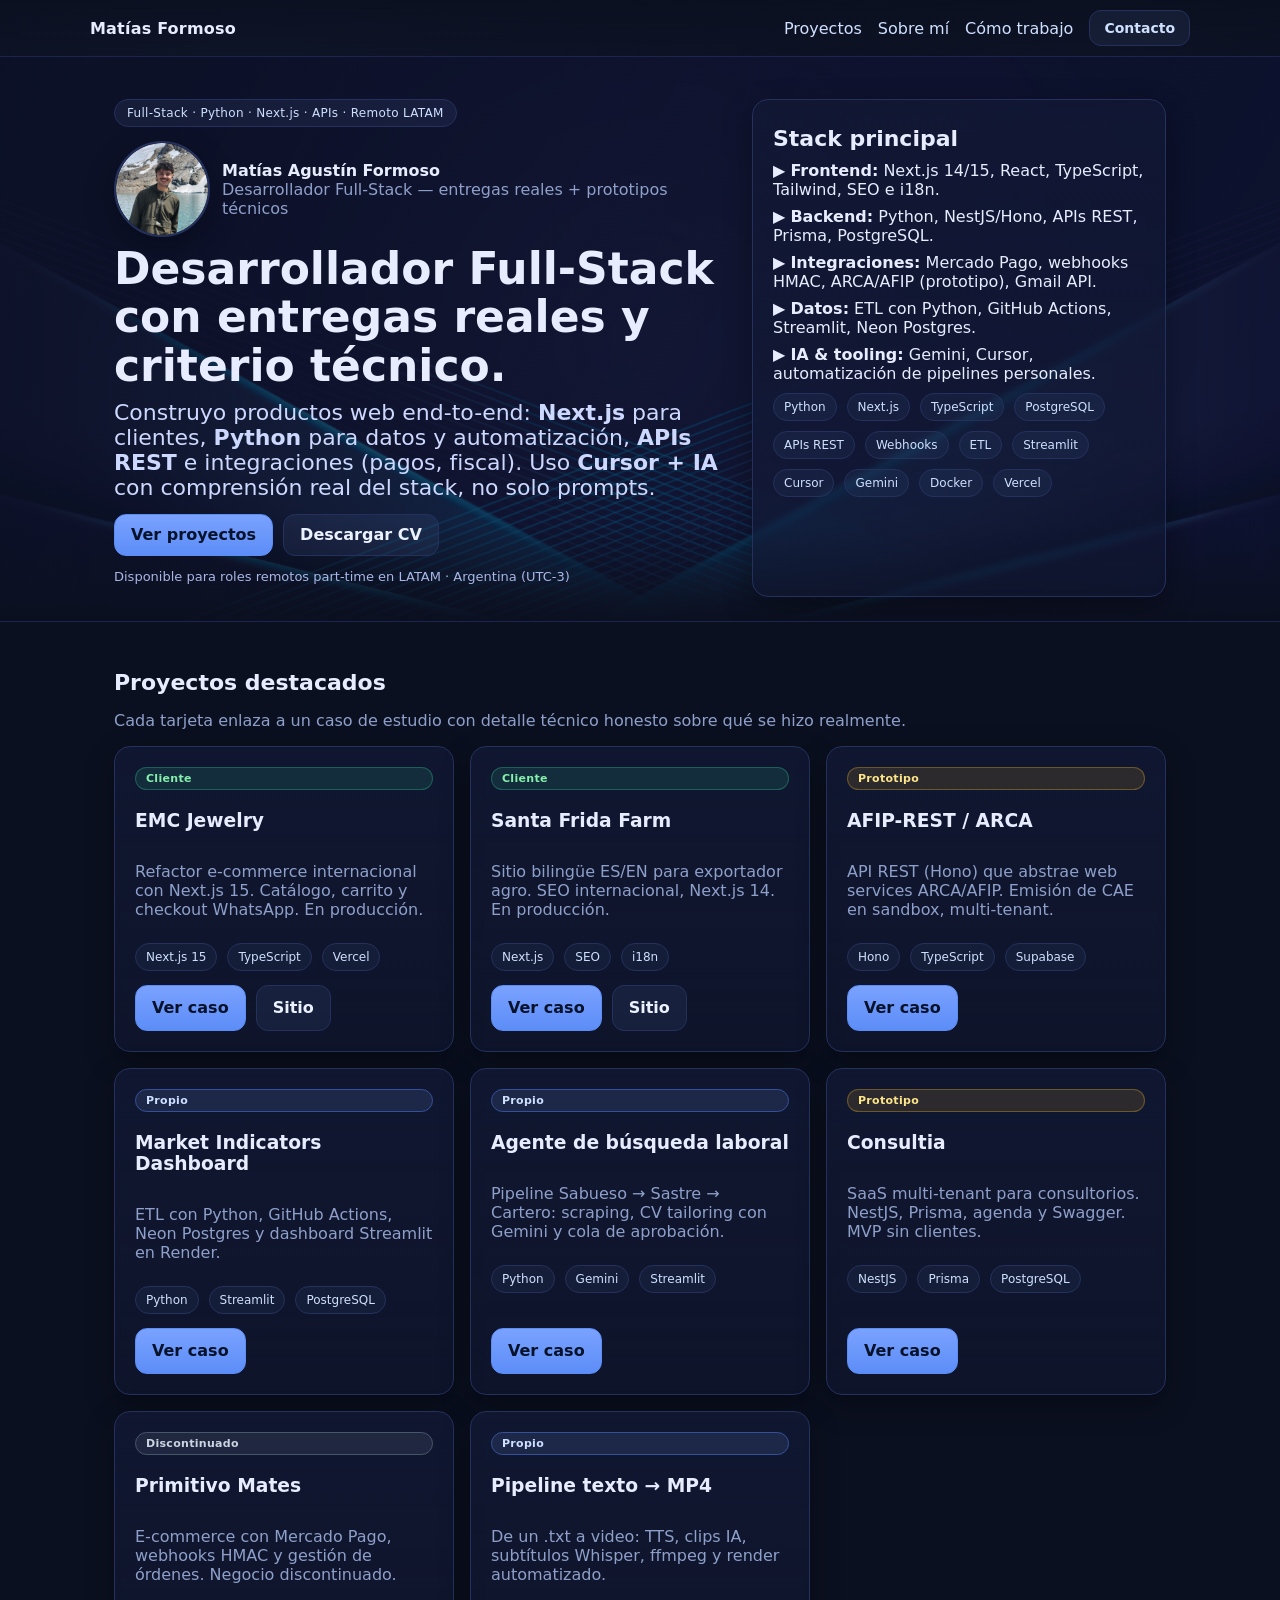
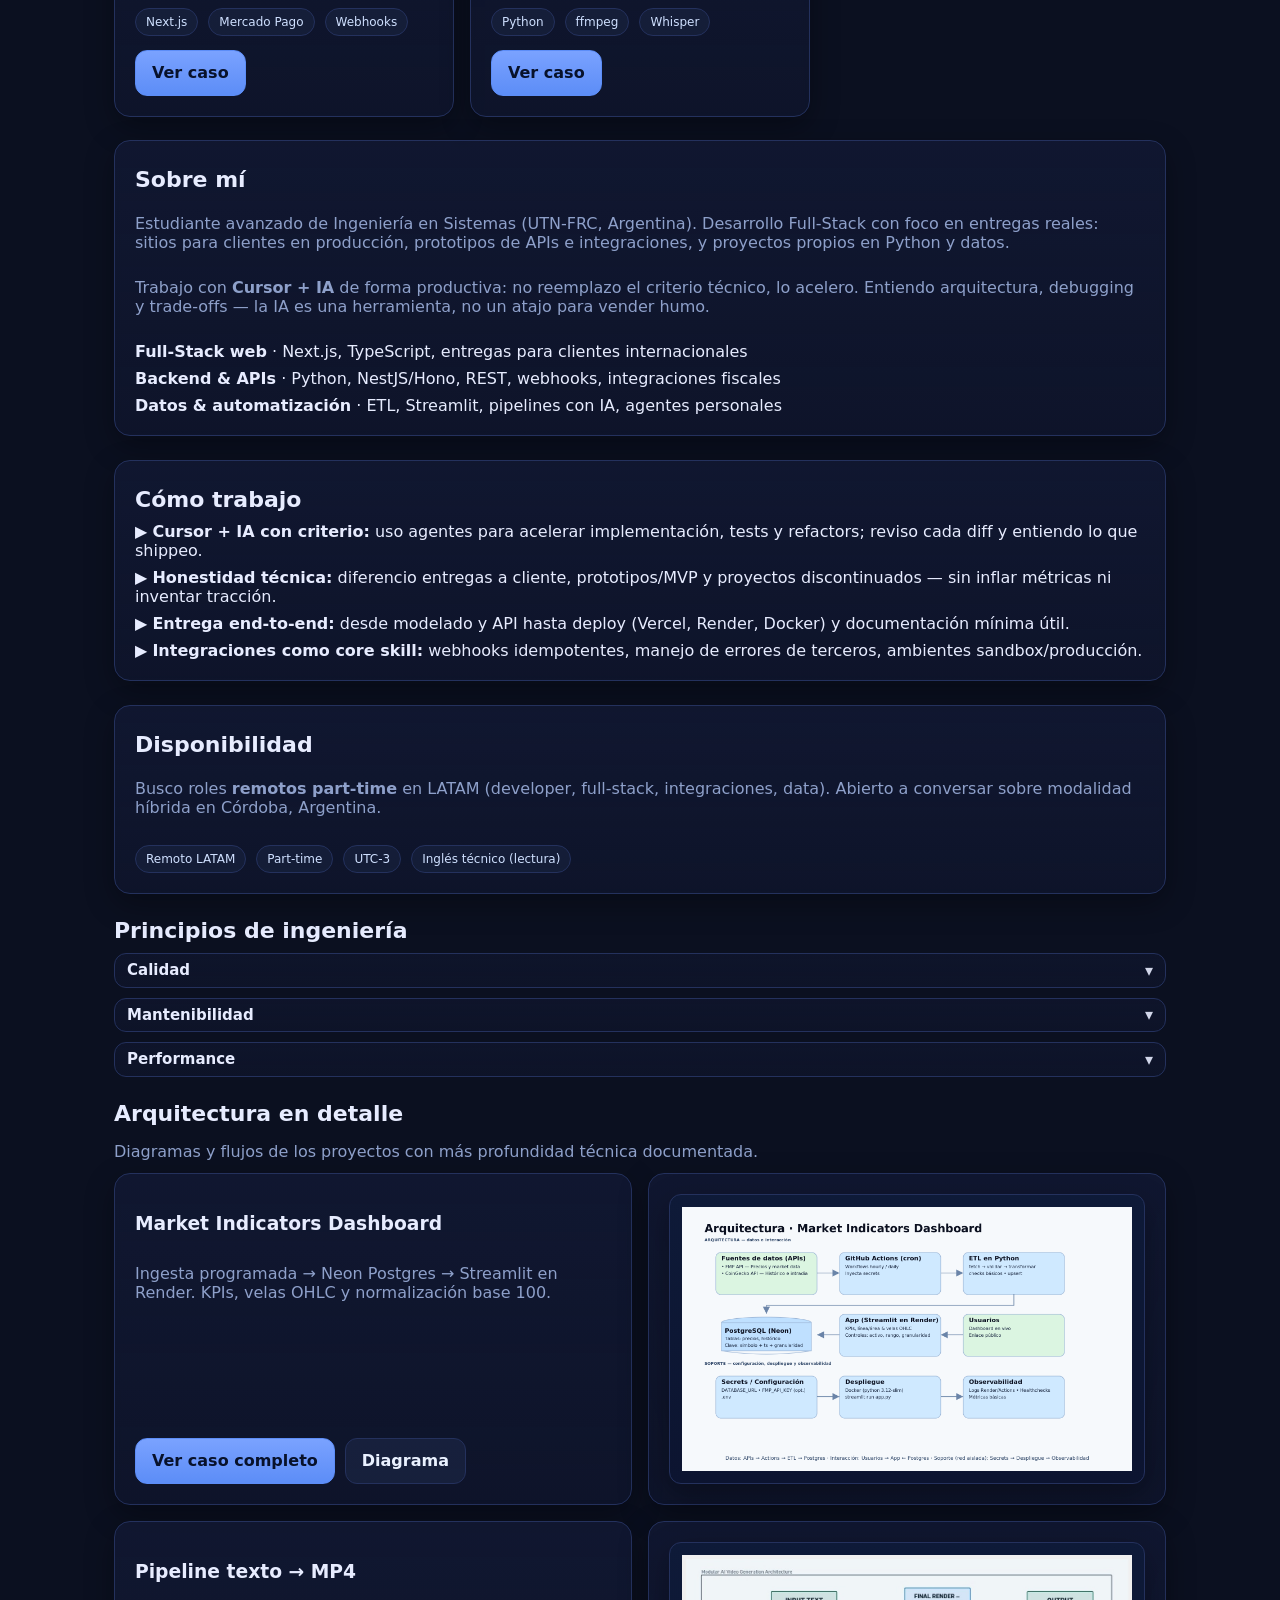
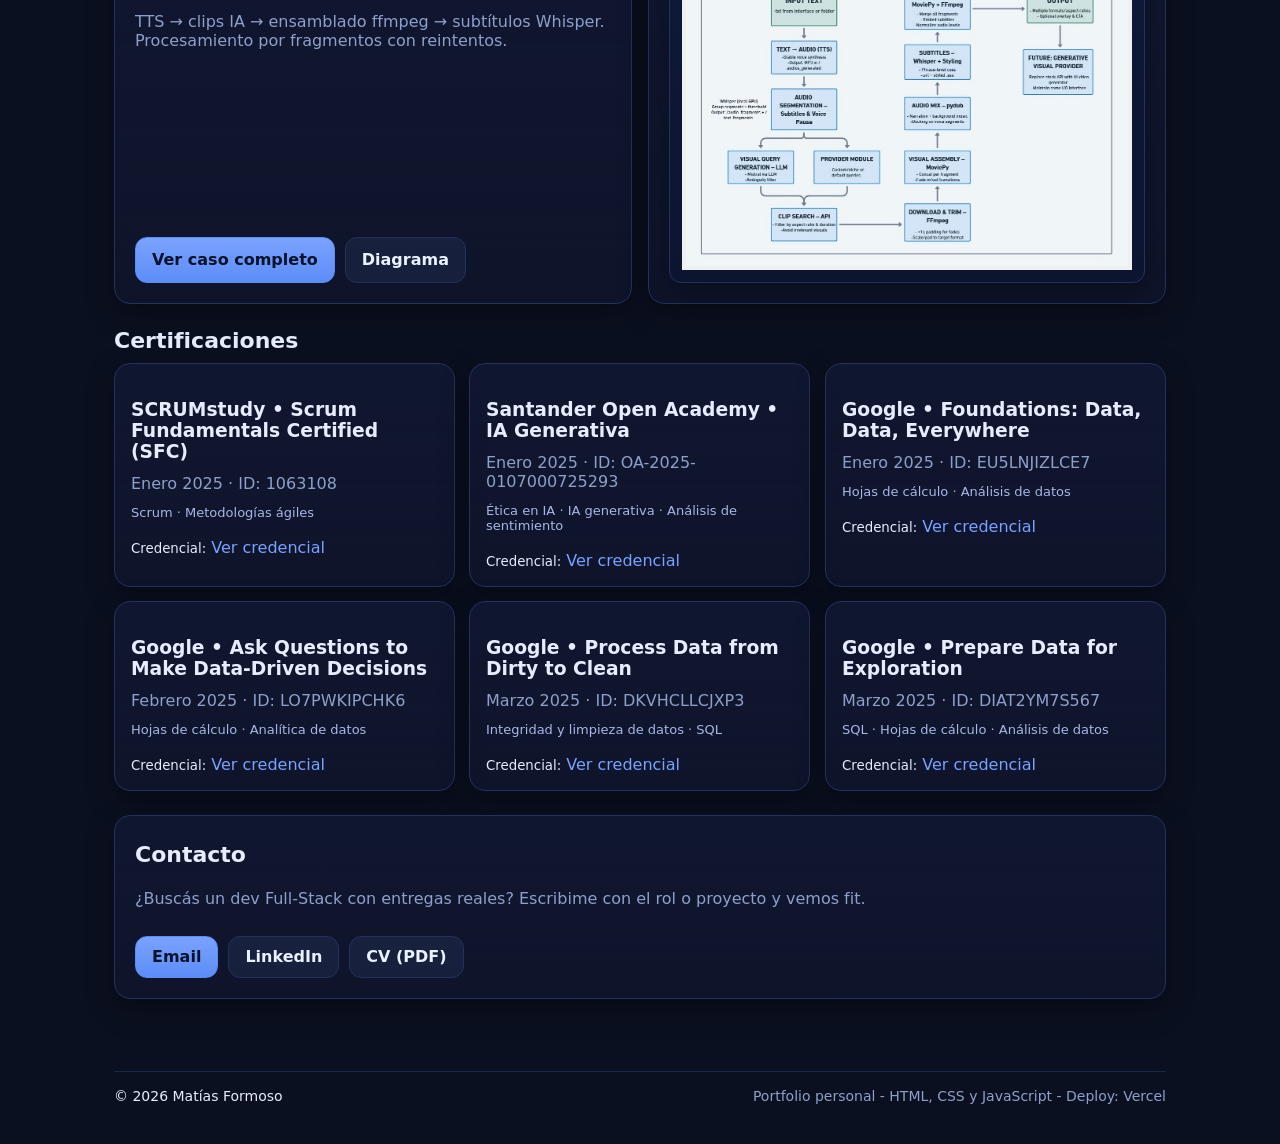
<file: site/index.html>
<!doctype html>
<html lang="es">
<head>
  <meta charset="utf-8" />
  <meta name="viewport" content="width=device-width, initial-scale=1" />
  <title>Matías Formoso — Desarrollador Full-Stack (Python · Next.js)</title>
  <meta name="description" content="Desarrollador Full-Stack con entregas reales para clientes, prototipos de APIs e integraciones fiscales, y proyectos propios en Python y datos. Remoto LATAM, part-time." />
  <meta name="author" content="Matías Formoso" />
  <meta property="og:title" content="Matías Formoso — Full-Stack Developer" />
  <meta property="og:description" content="Python · Next.js · APIs · Integraciones · IA con Cursor" />
  <meta property="og:type" content="website" />
  <meta property="og:image" content="./assets/preview.png" />
  <meta name="theme-color" content="#0b1020" />
  <link rel="icon" href="./assets/favicon.png" />
  <style>
    :root{--bg:#0b1020;--panel:#121935;--muted:#8ea0ca;--text:#e7ecff;--brand:#7aa2ff;--shadow:0 10px 30px rgba(0,0,0,.32);--radius:16px;--navH:56px}
    *{box-sizing:border-box}
    html,body{margin:0;height:100%}
    body{background:#0b1020;color:var(--text);font-family:system-ui,-apple-system,Segoe UI,Roboto,Inter,Helvetica,Arial,sans-serif;position:relative}
    body.menu-open{overflow:hidden}
    body::before{content:"";position:fixed;inset:0;pointer-events:none;z-index:-1;background:
      radial-gradient(1000px 600px at 20% 15%, rgba(122,162,255,.08), rgba(11,16,32,0) 70%),
      radial-gradient(900px 540px at 85% 10%, rgba(122,162,255,.05), rgba(11,16,32,0) 65%)}
    img{max-width:100%;display:block}
    a{color:var(--brand);text-decoration:none}
    a:hover{text-decoration:underline}
    .container{max-width:1100px;margin:0 auto;padding:24px}

    .pill{display:inline-block;padding:6px 12px;border:1px solid #24315d;border-radius:999px;background:rgba(122,162,255,.08);color:#cfe0ff;font-size:12px;letter-spacing:.3px}
    .badge{display:inline-block;padding:6px 10px;border:1px solid #24315d;border-radius:999px;background:rgba(122,162,255,.06);color:#cfe0ff;font-size:12px}
    .status{display:inline-block;padding:4px 10px;border-radius:999px;font-size:11px;font-weight:600;letter-spacing:.3px;margin-bottom:8px}
    .status.client{background:rgba(52,211,153,.12);color:#86efac;border:1px solid rgba(52,211,153,.3)}
    .status.own{background:rgba(122,162,255,.12);color:#cfe0ff;border:1px solid #365199}
    .status.proto{background:rgba(251,191,36,.12);color:#fde68a;border:1px solid rgba(251,191,36,.3)}
    .status.archived{background:rgba(148,163,184,.12);color:#cbd5e1;border:1px solid #475569}

    .btn{display:inline-flex;gap:10px;align-items:center;padding:12px 16px;border-radius:12px;border:1px solid #24315d;background:rgba(122,162,255,.08);color:#eaf1ff;font-weight:600;transition:transform .15s,box-shadow .15s;line-height:1}
    .btn:hover{transform:translateY(-1px);box-shadow:var(--shadow)}
    .btn.primary{background:linear-gradient(180deg,#7aa2ff,#5c8df7);border-color:#5c8df7;color:#08122b}
    .btn.small{padding:10px 14px;font-size:clamp(14px,3.8vw,14px)}

    .btn[aria-disabled="true"], .btn.disabled{
      opacity:.55; cursor:not-allowed; filter:saturate(.7);
      text-decoration:none !important; transform:none !important; box-shadow:none !important;
    }

    .grid{display:grid;gap:16px;align-items:stretch}
    @media(min-width:900px){.grid.cols-2{grid-template-columns:1fr 1fr}.grid.cols-3{grid-template-columns:repeat(3,1fr)}}

    .card{
      background:linear-gradient(180deg,rgba(18,25,53,.78),rgba(18,25,53,.5));
      backdrop-filter:blur(3px);
      border:1px solid #24315d;border-radius:var(--radius);
      padding:20px;
      box-shadow:var(--shadow);
      display:flex;flex-direction:column;height:100%;
      transition:transform .18s ease, box-shadow .18s ease, border-color .18s ease;
      will-change:transform;
    }
    .card:hover{transform:translateY(-2px) scale(1.01);box-shadow:0 12px 28px rgba(0,0,0,.42);border-color:#365199}
    .card>*+*{margin-top:12px}

    @media (hover:none),(pointer:coarse){
      .btn:hover,.card:hover{transform:none;box-shadow:var(--shadow)}
    }

    .card .stack.cta{margin-top:auto;padding-top:14px;display:flex;gap:10px}
    .card .stack.cta .btn{min-height:46px;align-items:center;justify-content:center}

    .muted{color:var(--muted)}
    .caption{font-size:13px;color:#a9b7e6}
    .section-h{font-size:22px;margin:6px 0 10px}
    .list{display:flex;flex-direction:column;gap:8px;margin:0;padding:0;list-style:none}
    .stack{display:flex;flex-wrap:wrap;gap:10px}

    nav.top{position:sticky;top:0;z-index:50;backdrop-filter:blur(8px);background:linear-gradient(180deg,rgba(11,16,32,.85),rgba(11,16,32,.45));border-bottom:1px solid #1c2550}
    .nav-inner{display:flex;justify-content:space-between;align-items:center;padding:10px 0;height:var(--navH)}
    .nav-links{display:flex;gap:16px;align-items:center}
    .nav-links a{margin-left:0;color:#cfe0ff}
    .brand{display:flex;align-items:center;gap:10px;color:#e7ecff;font-weight:700;letter-spacing:.2px}
    .nav-toggle{display:none;position:relative;width:40px;height:36px;border:1px solid #24315d;border-radius:10px;background:rgba(122,162,255,.08);cursor:pointer}
    .nav-toggle span{position:absolute;left:8px;right:8px;height:2px;background:#cfe0ff;border-radius:2px}
    .nav-toggle span:nth-child(1){top:10px}.nav-toggle span:nth-child(2){top:16px}.nav-toggle span:nth-child(3){top:22px}
    .avatar{width:96px;height:96px;border-radius:50%;object-fit:cover;border:2px solid #24315d;box-shadow:var(--shadow)}
    .profile{display:flex;align-items:center;gap:12px;margin:14px 0 6px}

    header.hero{position:relative;overflow:hidden;border-bottom:1px solid #1c2550;min-height:clamp(420px,62vh,560px);display:flex;align-items:flex-start;padding-top:18px}
    .hero-inner{position:relative;z-index:1;display:grid;gap:16px;align-items:start;margin-top:0}
    @media(min-width:900px){.hero-inner{grid-template-columns:1.2fr .8fr}}
    header.hero::before{content:"";position:absolute;inset:0;z-index:0;background-image:linear-gradient(120deg,rgba(11,16,32,.78),rgba(11,16,32,.52)),url('./assets/hero.jpg');background-size:cover;background-position:center}
    header.hero::after{content:"";position:absolute;left:0;right:0;bottom:-1px;height:100px;z-index:0;background:linear-gradient(180deg,rgba(11,16,32,0),rgba(11,16,32,1));pointer-events:none}
    .title{font-size:clamp(28px,5vw,44px);line-height:1.1;margin:8px 0}
    .subtitle{font-size:clamp(16px,3vw,22px);color:#cdd8ff;margin:10px 0 0}

    .media{border:1px solid #24315d;border-radius:12px;overflow:hidden;background:linear-gradient(180deg,#0e1a38,#0c1430);box-shadow:var(--shadow);padding:12px}
    .media img{width:100%;height:auto;display:block}
    .media.lg img{max-height:540px}
    @media (max-width:680px){.media.lg img{max-height:420px}}

    details.ac{
      border:1px solid #24315d;
      border-radius:12px;
      padding:8px 12px;
      background:linear-gradient(180deg,rgba(18,25,53,.52),rgba(18,25,53,.4));
      box-shadow:none;
      transition:border-color .15s, background .15s;
      cursor:pointer;
    }
    details.ac+details.ac{margin-top:10px}
    details.ac:hover{
      border-color:#365199;
      background:linear-gradient(180deg,rgba(18,25,53,.58),rgba(18,25,53,.46));
    }
    details.ac summary{
      cursor:pointer;list-style:none;font-weight:700;color:#e7ecff;
      display:flex;align-items:center;justify-content:space-between
    }
    details.ac summary .title{font-size:15px;margin:0}
    details.ac summary::-webkit-details-marker{display:none}
    details.ac summary::after{content:"▾";font-size:16px;line-height:1;opacity:.9;transform:rotate(0deg);transition:transform .2s ease}
    details.ac[open] summary::after{transform:rotate(-180deg)}
    details.ac[open]{background:linear-gradient(180deg,rgba(18,25,53,.62),rgba(18,25,53,.48));border-color:#4b6bd1}

    #certificaciones .grid{gap:14px}
    #certificaciones .card{padding:16px}
    #certificaciones .card h3{margin-bottom:6px}
    #certificaciones .card p{margin:6px 0}

    @media (max-width:860px){
      .nav-toggle{display:inline-flex;align-items:center;justify-content:center}
      .nav-links{display:none !important}
      .container{padding:clamp(14px,3.8vw,16px)}
      header.hero{min-height:clamp(380px,56vh,520px);padding-top:12px}
      .hero-inner{gap:16px}
      .avatar{width:72px;height:72px}
      .title{font-size:clamp(26px,8vw,36px)}
      .subtitle{font-size:clamp(15px,4.2vw,20px)}
    }
    @media (max-width:680px){
      .btn{padding:12px 16px}
      .btn.small{font-size:13px;padding:10px 12px}
      .grid.cols-3,.grid.cols-2{grid-template-columns:1fr !important}
      .card{padding:18px}
      .card h3{margin-bottom:8px;font-size:18px}
      .list{gap:6px}
      section{margin-top:20px !important}
      .card .stack.cta{padding-top:16px}
    }
    @media (max-width:480px){
      .pill,.badge{font-size:11px}
      .avatar{width:64px;height:64px}
      .title{font-size:26px}
      .container{padding:14px}
      .card{padding:16px}
    }

    .foot{display:flex;gap:10px;justify-content:space-between;align-items:center;border-top:1px solid #1c2550;padding:16px 0;margin-top:24px;font-size:14px}
    @supports (padding:max(0px)) {.foot{padding-bottom:calc(16px + env(safe-area-inset-bottom,0px))}}

    .mobile-menu{
      position:fixed; inset:0; z-index:1000;
      display:flex; flex-direction:column;
      background:linear-gradient(180deg, rgba(9,12,24,.98), rgba(14,20,40,.97));
      backdrop-filter:saturate(110%) blur(6px);
      padding:calc(env(safe-area-inset-top,0px) + 14px) 16px 20px;
      opacity:0; visibility:hidden; pointer-events:none;
      transition:opacity .25s ease, visibility 0s linear .25s;
    }
    .mobile-menu.open{opacity:1; visibility:visible; pointer-events:auto; transition:opacity .28s ease}
    .mm-top{display:flex; align-items:center; justify-content:space-between; min-height:var(--navH)}
    .mm-title{font-weight:700; letter-spacing:.2px}
    .mm-close{display:inline-flex; align-items:center; justify-content:center; width:40px; height:36px; border-radius:10px; border:1px solid #24315d; background:rgba(122,162,255,.08); color:#cfe0ff; cursor:pointer}

    .mm-links{display:flex; flex-direction:column; gap:10px; margin-top:12px}
    .mm-links a,
    .mm-links .btn{
      display:flex;
      align-items:center;
      justify-content:center;
      width:100%;
      min-height:54px;
      padding:14px 12px;
      font-size:clamp(18px,5.2vw,20px);
      text-align:center;
      border:1px solid rgba(36,49,93,.55);
      border-radius:12px;
      background:rgba(122,162,255,.06);
      color:#cfe0ff;
    }
    .mm-links a:hover,
    .mm-links .btn:hover{transform:none; box-shadow:var(--shadow); text-decoration:none}
  </style>
</head>
<body>
  <nav class="top" aria-label="Barra de navegación">
    <div class="container nav-inner">
      <a class="brand" href="#"><span>Matías Formoso</span></a>
      <button class="nav-toggle" aria-expanded="false" aria-controls="mobile-menu" aria-label="Abrir menú">
        <span></span><span></span><span></span>
      </button>
      <div class="nav-links">
        <a href="#proyectos">Proyectos</a>
        <a href="#sobre-mi">Sobre mí</a>
        <a href="#como-trabajo">Cómo trabajo</a>
        <a class="btn small" href="#contacto">Contacto</a>
      </div>
    </div>
  </nav>

  <aside class="mobile-menu" id="mobile-menu" aria-hidden="true">
    <div class="mm-top">
      <div class="mm-title">Menú</div>
      <button class="mm-close" aria-label="Cerrar menú">✕</button>
    </div>
    <nav class="mm-links" role="menu">
      <a href="#proyectos" role="menuitem">Proyectos</a>
      <a href="#sobre-mi" role="menuitem">Sobre mí</a>
      <a href="#como-trabajo" role="menuitem">Cómo trabajo</a>
      <a class="btn" href="#contacto" role="menuitem">Contacto</a>
    </nav>
  </aside>

  <header class="hero">
    <div class="container hero-inner">

      <div>
        <span class="pill">Full-Stack · Python · Next.js · APIs · Remoto LATAM</span>
        <div class="profile">
          <img class="avatar" src="./assets/perfil.png" alt="Matías Formoso" />
          <div>
            <div style="font-weight:700">Matías Agustín Formoso</div>
            <div class="muted">Desarrollador Full-Stack — entregas reales + prototipos técnicos</div>
          </div>
        </div>
        <h1 class="title">Desarrollador Full-Stack con entregas reales y criterio técnico.</h1>
        <p class="subtitle">Construyo productos web end-to-end: <b>Next.js</b> para clientes, <b>Python</b> para datos y automatización, <b>APIs REST</b> e integraciones (pagos, fiscal). Uso <b>Cursor + IA</b> con comprensión real del stack, no solo prompts.</p>
        <div class="stack" style="margin-top:14px">
          <a class="btn primary" href="#proyectos">Ver proyectos</a>
          <a class="btn" href="./assets/CV_Matias_Formoso.pdf" target="_blank" rel="noopener">Descargar CV</a>
        </div>
        <p class="caption">Disponible para roles remotos part-time en LATAM · Argentina (UTC-3)</p>
      </div>

      <div class="card">
        <h3 class="section-h">Stack principal</h3>
        <ul class="list">
          <li>▶ <b>Frontend:</b> Next.js 14/15, React, TypeScript, Tailwind, SEO e i18n.</li>
          <li>▶ <b>Backend:</b> Python, NestJS/Hono, APIs REST, Prisma, PostgreSQL.</li>
          <li>▶ <b>Integraciones:</b> Mercado Pago, webhooks HMAC, ARCA/AFIP (prototipo), Gmail API.</li>
          <li>▶ <b>Datos:</b> ETL con Python, GitHub Actions, Streamlit, Neon Postgres.</li>
          <li>▶ <b>IA & tooling:</b> Gemini, Cursor, automatización de pipelines personales.</li>
        </ul>
        <div class="stack" style="margin-top:10px">
          <span class="badge">Python</span><span class="badge">Next.js</span><span class="badge">TypeScript</span>
          <span class="badge">PostgreSQL</span><span class="badge">APIs REST</span><span class="badge">Webhooks</span>
          <span class="badge">ETL</span><span class="badge">Streamlit</span><span class="badge">Cursor</span>
          <span class="badge">Gemini</span><span class="badge">Docker</span><span class="badge">Vercel</span>
        </div>
      </div>
    </div>
  </header>

  <main class="container">
    <section id="proyectos" style="margin-top:24px">
      <h2 class="section-h">Proyectos destacados</h2>
      <p class="muted" style="margin-bottom:16px">Cada tarjeta enlaza a un caso de estudio con detalle técnico honesto sobre qué se hizo realmente.</p>
      <div class="grid cols-3">

        <div class="card">
          <span class="status client">Cliente</span>
          <h3>EMC Jewelry</h3>
          <p class="muted">Refactor e-commerce internacional con Next.js 15. Catálogo, carrito y checkout WhatsApp. En producción.</p>
          <div class="stack" style="margin-top:8px">
            <span class="badge">Next.js 15</span><span class="badge">TypeScript</span><span class="badge">Vercel</span>
          </div>
          <div class="stack cta">
            <a class="btn primary" href="./proyecto_emc_jewelry.html">Ver caso</a>
            <a class="btn" href="https://emcejewelry.com" target="_blank" rel="noopener">Sitio</a>
          </div>
        </div>

        <div class="card">
          <span class="status client">Cliente</span>
          <h3>Santa Frida Farm</h3>
          <p class="muted">Sitio bilingüe ES/EN para exportador agro. SEO internacional, Next.js 14. En producción.</p>
          <div class="stack" style="margin-top:8px">
            <span class="badge">Next.js</span><span class="badge">SEO</span><span class="badge">i18n</span>
          </div>
          <div class="stack cta">
            <a class="btn primary" href="./proyecto_santa_frida.html">Ver caso</a>
            <a class="btn" href="https://santafridafarm.com" target="_blank" rel="noopener">Sitio</a>
          </div>
        </div>

        <div class="card">
          <span class="status proto">Prototipo</span>
          <h3>AFIP-REST / ARCA</h3>
          <p class="muted">API REST (Hono) que abstrae web services ARCA/AFIP. Emisión de CAE en sandbox, multi-tenant.</p>
          <div class="stack" style="margin-top:8px">
            <span class="badge">Hono</span><span class="badge">TypeScript</span><span class="badge">Supabase</span>
          </div>
          <div class="stack cta">
            <a class="btn primary" href="./proyecto_afip_rest.html">Ver caso</a>
          </div>
        </div>

        <div class="card">
          <span class="status own">Propio</span>
          <h3>Market Indicators Dashboard</h3>
          <p class="muted">ETL con Python, GitHub Actions, Neon Postgres y dashboard Streamlit en Render.</p>
          <div class="stack" style="margin-top:8px">
            <span class="badge">Python</span><span class="badge">Streamlit</span><span class="badge">PostgreSQL</span>
          </div>
          <div class="stack cta">
            <a class="btn primary" href="./proyecto_market_indicators.html">Ver caso</a>
          </div>
        </div>

        <div class="card">
          <span class="status own">Propio</span>
          <h3>Agente de búsqueda laboral</h3>
          <p class="muted">Pipeline Sabueso → Sastre → Cartero: scraping, CV tailoring con Gemini y cola de aprobación.</p>
          <div class="stack" style="margin-top:8px">
            <span class="badge">Python</span><span class="badge">Gemini</span><span class="badge">Streamlit</span>
          </div>
          <div class="stack cta">
            <a class="btn primary" href="./proyecto_agente_laboral.html">Ver caso</a>
          </div>
        </div>

        <div class="card">
          <span class="status proto">Prototipo</span>
          <h3>Consultia</h3>
          <p class="muted">SaaS multi-tenant para consultorios. NestJS, Prisma, agenda y Swagger. MVP sin clientes.</p>
          <div class="stack" style="margin-top:8px">
            <span class="badge">NestJS</span><span class="badge">Prisma</span><span class="badge">PostgreSQL</span>
          </div>
          <div class="stack cta">
            <a class="btn primary" href="./proyecto_consultia.html">Ver caso</a>
          </div>
        </div>

        <div class="card">
          <span class="status archived">Discontinuado</span>
          <h3>Primitivo Mates</h3>
          <p class="muted">E-commerce con Mercado Pago, webhooks HMAC y gestión de órdenes. Negocio discontinuado.</p>
          <div class="stack" style="margin-top:8px">
            <span class="badge">Next.js</span><span class="badge">Mercado Pago</span><span class="badge">Webhooks</span>
          </div>
          <div class="stack cta">
            <a class="btn primary" href="./proyecto_primitivo_mates.html">Ver caso</a>
          </div>
        </div>

        <div class="card">
          <span class="status own">Propio</span>
          <h3>Pipeline texto → MP4</h3>
          <p class="muted">De un .txt a video: TTS, clips IA, subtítulos Whisper, ffmpeg y render automatizado.</p>
          <div class="stack" style="margin-top:8px">
            <span class="badge">Python</span><span class="badge">ffmpeg</span><span class="badge">Whisper</span>
          </div>
          <div class="stack cta">
            <a class="btn primary" href="./proyect_txt_to_mp4.html">Ver caso</a>
          </div>
        </div>

      </div>
    </section>

    <section id="sobre-mi" style="margin-top:24px">
      <div class="card">
        <h2 class="section-h">Sobre mí</h2>
        <p class="muted">Estudiante avanzado de Ingeniería en Sistemas (UTN-FRC, Argentina). Desarrollo Full-Stack con foco en entregas reales: sitios para clientes en producción, prototipos de APIs e integraciones, y proyectos propios en Python y datos.</p>
        <p class="muted" style="margin-top:10px">Trabajo con <b>Cursor + IA</b> de forma productiva: no reemplazo el criterio técnico, lo acelero. Entiendo arquitectura, debugging y trade-offs — la IA es una herramienta, no un atajo para vender humo.</p>
        <ul class="list" style="margin-top:10px">
          <li class="kpi"><b>Full-Stack web</b> · Next.js, TypeScript, entregas para clientes internacionales</li>
          <li class="kpi"><b>Backend & APIs</b> · Python, NestJS/Hono, REST, webhooks, integraciones fiscales</li>
          <li class="kpi"><b>Datos & automatización</b> · ETL, Streamlit, pipelines con IA, agentes personales</li>
        </ul>
      </div>
    </section>

    <section id="como-trabajo" style="margin-top:24px">
      <div class="card">
        <h2 class="section-h">Cómo trabajo</h2>
        <ul class="list">
          <li>▶ <b>Cursor + IA con criterio:</b> uso agentes para acelerar implementación, tests y refactors; reviso cada diff y entiendo lo que shippeo.</li>
          <li>▶ <b>Honestidad técnica:</b> diferencio entregas a cliente, prototipos/MVP y proyectos discontinuados — sin inflar métricas ni inventar tracción.</li>
          <li>▶ <b>Entrega end-to-end:</b> desde modelado y API hasta deploy (Vercel, Render, Docker) y documentación mínima útil.</li>
          <li>▶ <b>Integraciones como core skill:</b> webhooks idempotentes, manejo de errores de terceros, ambientes sandbox/producción.</li>
        </ul>
      </div>
    </section>

    <section id="disponibilidad" style="margin-top:24px">
      <div class="card">
        <h2 class="section-h">Disponibilidad</h2>
        <p class="muted">Busco roles <b>remotos part-time</b> en LATAM (developer, full-stack, integraciones, data). Abierto a conversar sobre modalidad híbrida en Córdoba, Argentina.</p>
        <div class="stack" style="margin-top:12px">
          <span class="badge">Remoto LATAM</span><span class="badge">Part-time</span><span class="badge">UTC-3</span>
          <span class="badge">Inglés técnico (lectura)</span>
        </div>
      </div>
    </section>

    <section id="principios" style="margin-top:24px">
      <h2 class="section-h">Principios de ingeniería</h2>
      <details class="ac"><summary><span class="title">Calidad</span></summary>
        <p class="muted" style="margin-top:8px">Logging estructurado, manejo de errores con reintentos, validación de entradas y tiempos máximos por tarea.</p>
      </details>
      <details class="ac"><summary><span class="title">Mantenibilidad</span></summary>
        <p class="muted" style="margin-top:8px">Módulos desacoplados, configuración por entorno, documentación mínima y clara.</p>
      </details>
      <details class="ac"><summary><span class="title">Performance</span></summary>
        <p class="muted" style="margin-top:8px">Procesamiento por lotes, uso eficiente de memoria/IO, medición y profiling antes de optimizar.</p>
      </details>
    </section>

    <section id="casos" style="margin-top:24px">
      <h2 class="section-h">Arquitectura en detalle</h2>
      <p class="muted" style="margin-bottom:12px">Diagramas y flujos de los proyectos con más profundidad técnica documentada.</p>

      <div class="grid cols-2" style="margin-top:10px">
        <div class="card">
          <h3>Market Indicators Dashboard</h3>
          <p class="muted">Ingesta programada → Neon Postgres → Streamlit en Render. KPIs, velas OHLC y normalización base 100.</p>
          <div class="stack cta">
            <a class="btn primary" href="./proyecto_market_indicators.html">Ver caso completo</a>
            <a class="btn" href="./assets/mid_infra.png" target="_blank" rel="noopener">Diagrama</a>
          </div>
        </div>
        <div class="card">
          <a href="./assets/mid_infra.png" target="_blank" rel="noopener" class="media lg">
            <img src="./assets/mid_infra.png" alt="Arquitectura Market Indicators Dashboard" />
          </a>
        </div>
      </div>

      <div class="grid cols-2" style="margin-top:16px">
        <div class="card">
          <h3>Pipeline texto → MP4</h3>
          <p class="muted">TTS → clips IA → ensamblado ffmpeg → subtítulos Whisper. Procesamiento por fragmentos con reintentos.</p>
          <div class="stack cta">
            <a class="btn primary" href="./proyect_txt_to_mp4.html">Ver caso completo</a>
            <a class="btn" href="./assets/arquitectura.png" target="_blank" rel="noopener">Diagrama</a>
          </div>
        </div>
        <div class="card">
          <a href="./assets/arquitectura.png" target="_blank" rel="noopener" class="media lg">
            <img src="./assets/arquitectura.png" alt="Arquitectura pipeline MP4"/>
          </a>
        </div>
      </div>
    </section>

    <section id="certificaciones" style="margin-top:24px">
      <h2 class="section-h">Certificaciones</h2>
      <div class="grid cols-3">
        <div class="card">
          <h3>SCRUMstudy • Scrum Fundamentals Certified (SFC)</h3>
          <p class="muted">Enero 2025 · ID: 1063108</p>
          <p class="caption">Scrum · Metodologías ágiles</p>
          <div class="cred"><small>Credencial:</small>
            <a href="https://www.scrumstudy.com/certification/verify?type=SFC&number=1063108" target="_blank" rel="noopener">Ver credencial</a>
          </div>
        </div>
        <div class="card">
          <h3>Santander Open Academy • IA Generativa</h3>
          <p class="muted">Enero 2025 · ID: OA-2025-0107000725293</p>
          <p class="caption">Ética en IA · IA generativa · Análisis de sentimiento</p>
          <div class="cred"><small>Credencial:</small>
            <a href="./assets/106_formosomatiasagustin@gmail.com.pdf" target="_blank" rel="noopener">Ver credencial</a>
          </div>
        </div>
        <div class="card">
          <h3>Google • Foundations: Data, Data, Everywhere</h3>
          <p class="muted">Enero 2025 · ID: EU5LNJIZLCE7</p>
          <p class="caption">Hojas de cálculo · Análisis de datos</p>
          <div class="cred"><small>Credencial:</small>
            <a href="https://www.coursera.org/account/accomplishments/verify/EU5LNJIZLCE7" target="_blank" rel="noopener">Ver credencial</a>
          </div>
        </div>
        <div class="card">
          <h3>Google • Ask Questions to Make Data-Driven Decisions</h3>
          <p class="muted">Febrero 2025 · ID: LO7PWKIPCHK6</p>
          <p class="caption">Hojas de cálculo · Analítica de datos</p>
          <div class="cred"><small>Credencial:</small>
            <a href="https://www.coursera.org/account/accomplishments/verify/LO7PWKIPCHK6" target="_blank" rel="noopener">Ver credencial</a>
          </div>
        </div>
        <div class="card">
          <h3>Google • Process Data from Dirty to Clean</h3>
          <p class="muted">Marzo 2025 · ID: DKVHCLLCJXP3</p>
          <p class="caption">Integridad y limpieza de datos · SQL</p>
          <div class="cred"><small>Credencial:</small>
            <a href="https://www.coursera.org/account/accomplishments/verify/DKVHCLLCJXP3" target="_blank" rel="noopener">Ver credencial</a>
          </div>
        </div>
        <div class="card">
          <h3>Google • Prepare Data for Exploration</h3>
          <p class="muted">Marzo 2025 · ID: DIAT2YM7S567</p>
          <p class="caption">SQL · Hojas de cálculo · Análisis de datos</p>
          <div class="cred"><small>Credencial:</small>
            <a href="https://www.coursera.org/account/accomplishments/verify/DIAT2YM7S567" target="_blank" rel="noopener">Ver credencial</a>
          </div>
        </div>
      </div>
    </section>

    <section id="contacto" style="margin-top:24px">
      <div class="card">
        <h2 class="section-h">Contacto</h2>
        <p class="muted">¿Buscás un dev Full-Stack con entregas reales? Escribime con el rol o proyecto y vemos fit.</p>
        <div class="stack">
          <a class="btn primary" href="mailto:formosomatiasagustin@gmail.com?subject=Contacto%20desde%20portfolio&body=Hola%20Matias,%20vi%20tu%20portfolio%20y...">Email</a>
          <a class="btn" href="https://www.linkedin.com/in/matías-agustín-formoso-361987290" target="_blank" rel="noopener">LinkedIn</a>
          <a class="btn" href="./assets/CV_Matias_Formoso.pdf" target="_blank" rel="noopener">CV (PDF)</a>
        </div>
      </div>
    </section>
  </main>

  <footer class="container">
    <div class="foot">
      <span>© <span id="y"></span> Matías Formoso</span>
      <span class="muted">Portfolio personal - HTML, CSS y JavaScript - Deploy: Vercel</span>
    </div>
  </footer>

  <script>
    document.getElementById('y').textContent = new Date().getFullYear();

    const btn = document.querySelector('.nav-toggle');
    const overlay = document.getElementById('mobile-menu');
    const closeBtn = overlay.querySelector('.mm-close');

    function trapFocus(e){
      if(!overlay.classList.contains('open')) return;
      const focusables = overlay.querySelectorAll('a,button');
      if(!focusables.length) return;
      const first = focusables[0], last = focusables[focusables.length - 1];
      if(e.key === 'Tab'){
        if(e.shiftKey && document.activeElement === first){e.preventDefault(); last.focus();}
        else if(!e.shiftKey && document.activeElement === last){e.preventDefault(); first.focus();}
      } else if(e.key === 'Escape'){ closeMenu(); }
    }

    function openMenu(){
      overlay.classList.add('open');
      overlay.setAttribute('aria-hidden','false');
      document.body.classList.add('menu-open');
      window.addEventListener('keydown', trapFocus);
      const firstLink = overlay.querySelector('a,button');
      if(firstLink) firstLink.focus({preventScroll:true});
      btn && btn.setAttribute('aria-expanded','true');
    }

    function closeMenu(){
      overlay.classList.remove('open');
      overlay.setAttribute('aria-hidden','true');
      document.body.classList.remove('menu-open');
      window.removeEventListener('keydown', trapFocus);
      btn && btn.setAttribute('aria-expanded','false');
      btn && btn.focus && btn.focus({preventScroll:true});
    }

    btn && btn.addEventListener('click', () => {
      overlay.classList.contains('open') ? closeMenu() : openMenu();
    });

    closeBtn.addEventListener('click', closeMenu);
    overlay.querySelectorAll('a').forEach(a => a.addEventListener('click', closeMenu));
    window.addEventListener('resize', () => { if(window.innerWidth > 860) closeMenu(); });

    document.querySelectorAll('a[aria-disabled="true"]').forEach(a=>{
      a.addEventListener('click', (e)=>{ e.preventDefault(); e.stopPropagation(); });
    });

    document.querySelectorAll('details.ac').forEach(d => {
      d.addEventListener('click', (e) => {
        const isInteractive = e.target.closest('a, button, input, textarea, select, summary');
        if (isInteractive && e.target.tagName.toLowerCase() !== 'summary') return;
        if (!e.target.closest('summary')) { e.preventDefault(); d.open = !d.open; }
      });
    });
  </script>
</body>
</html>
</file>
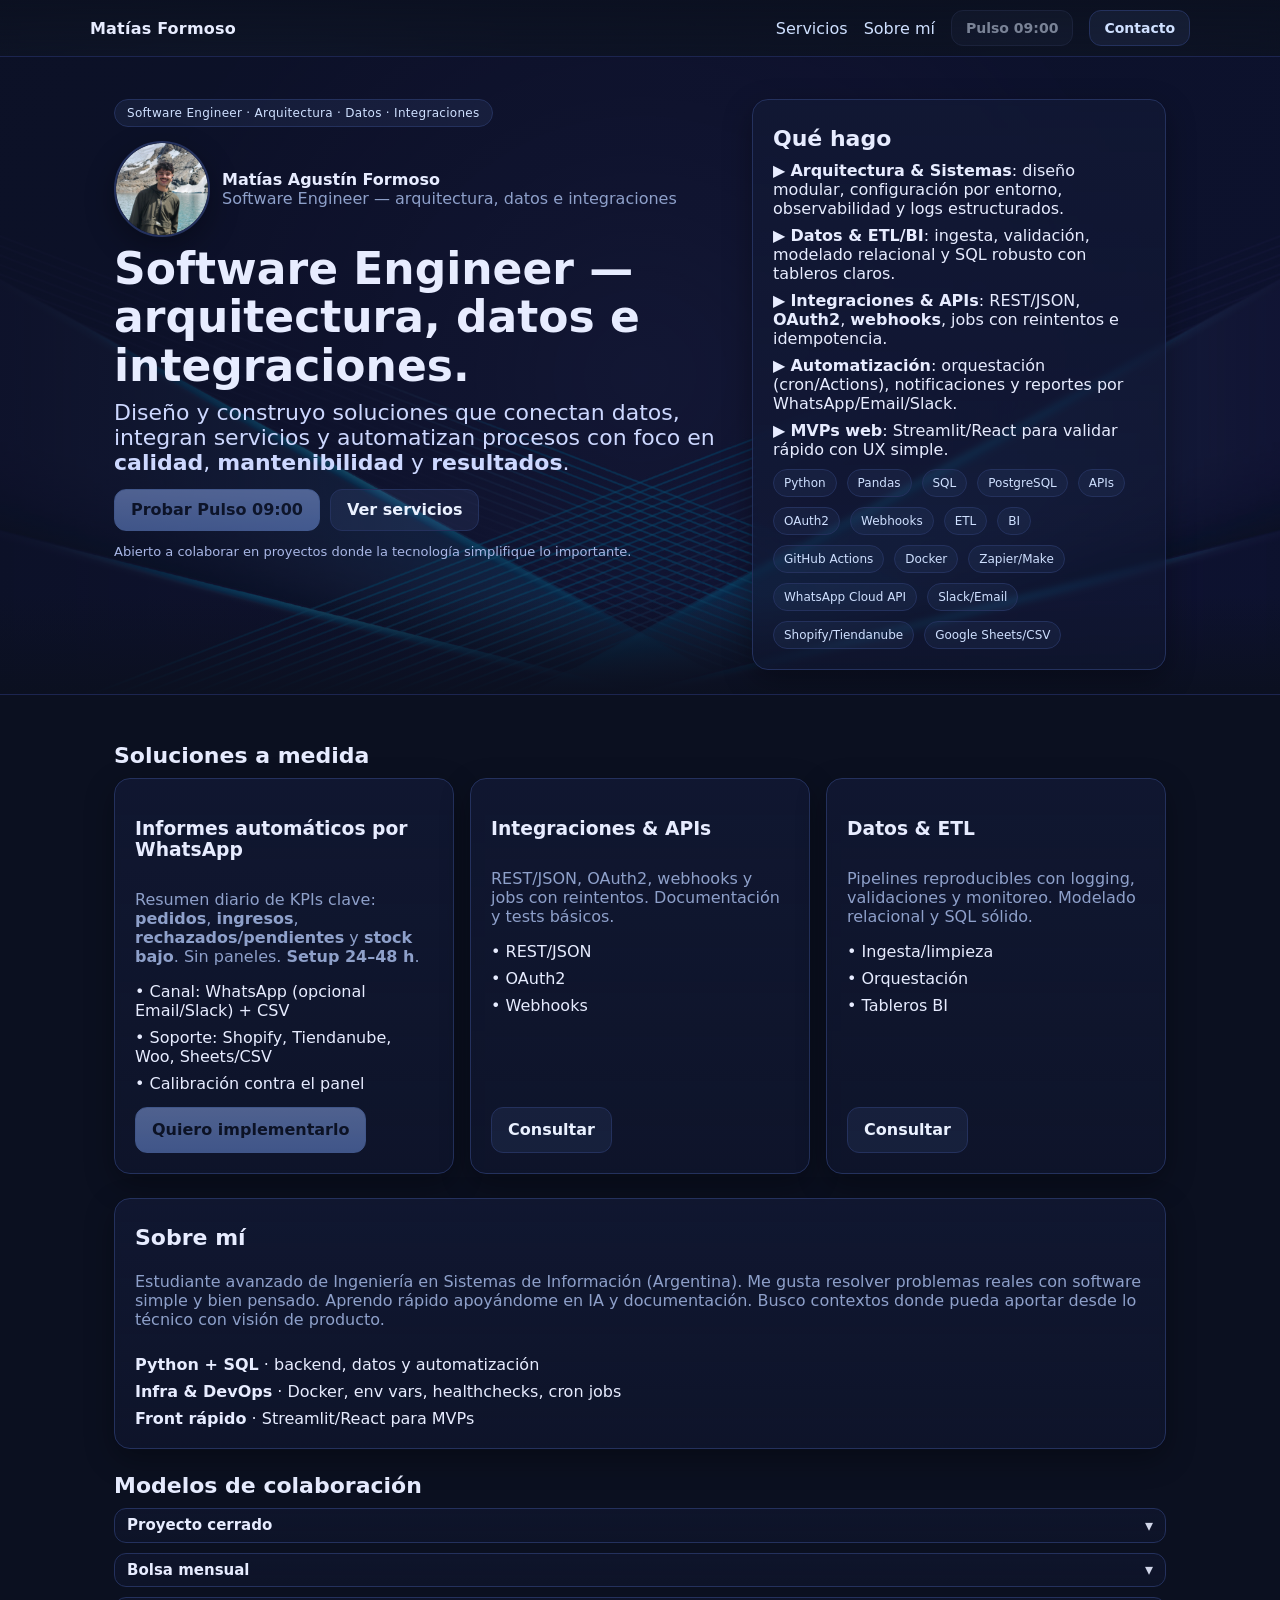
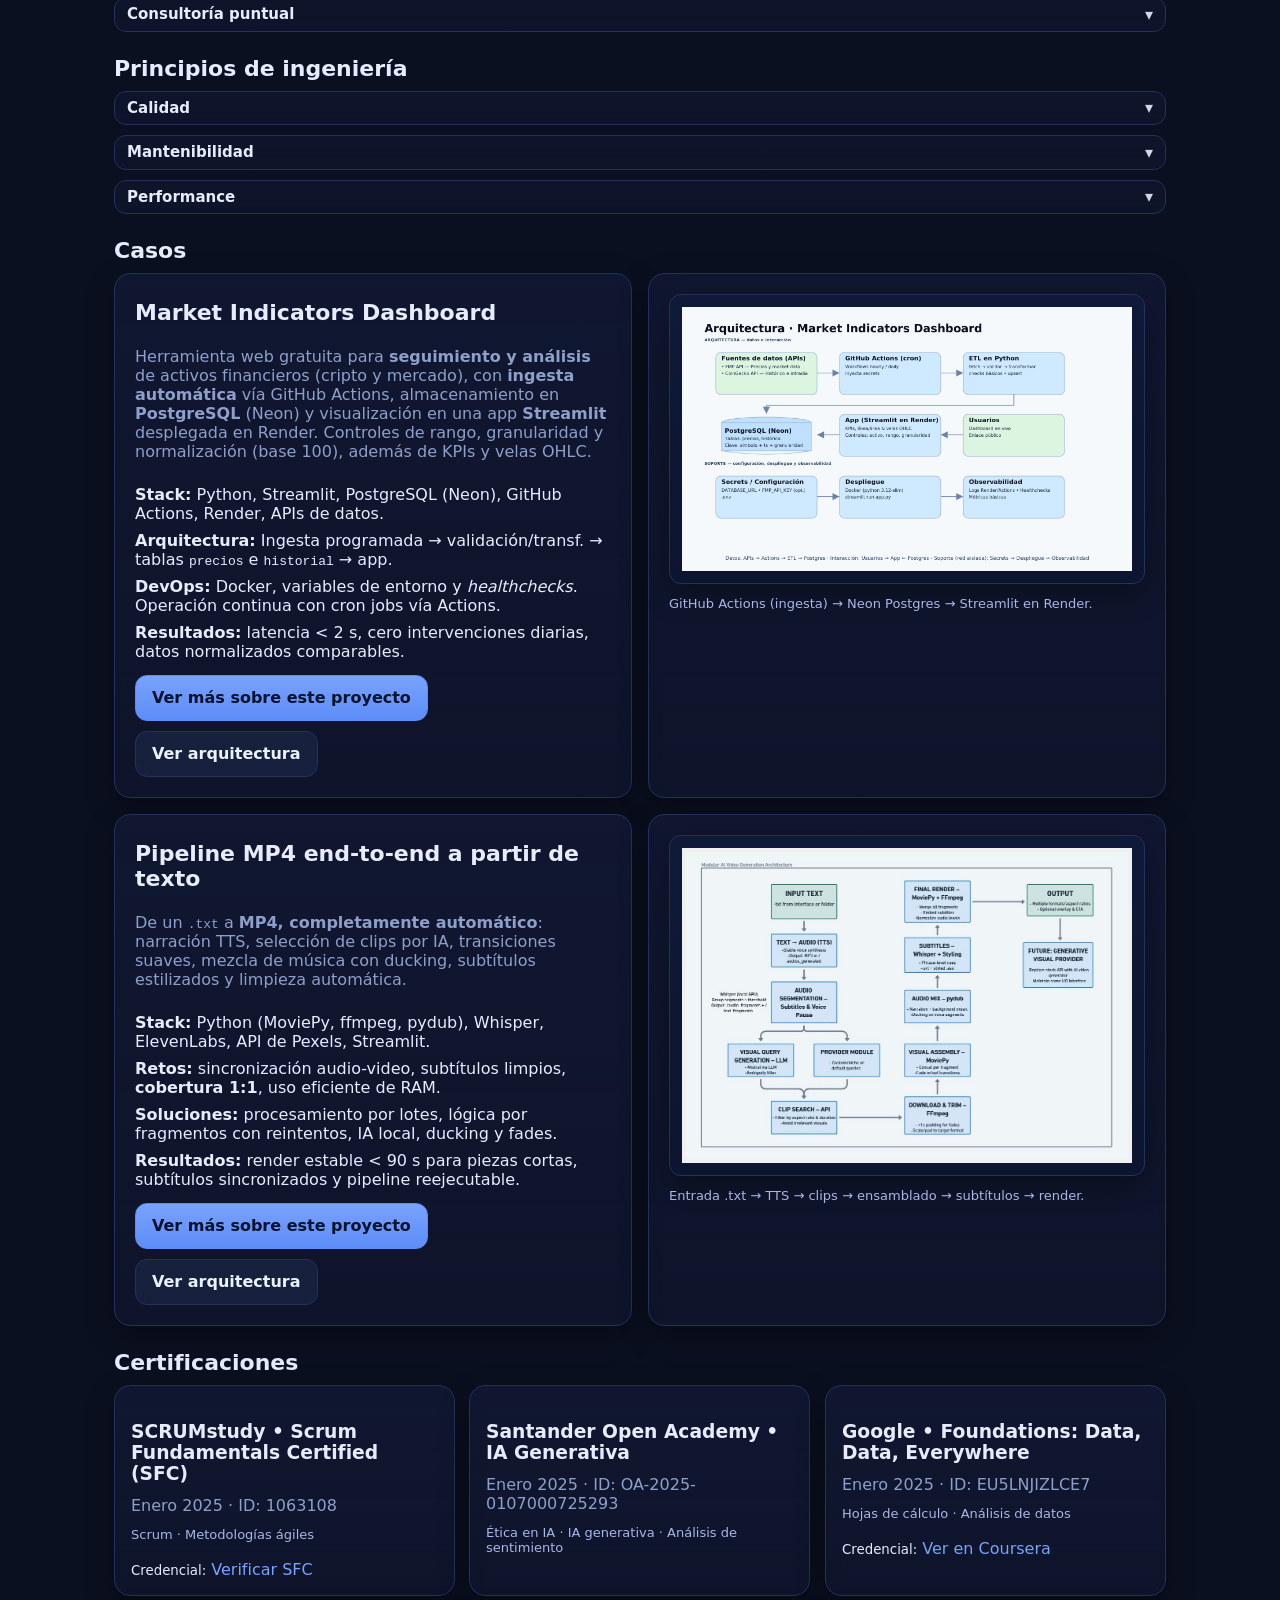
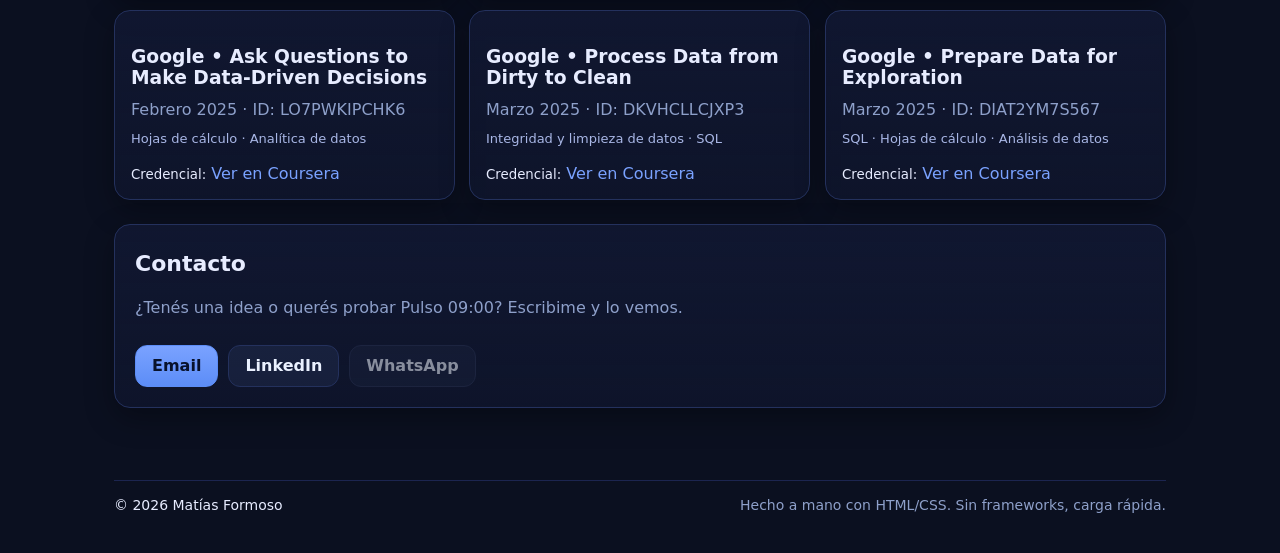
<file: site_html_light/index.html>
<!doctype html>
<html lang="es">
<head>
  <meta charset="utf-8" />
  <meta name="viewport" content="width=device-width, initial-scale=1" />
  <title>Matías Formoso — Ingeniería de Sistemas & Software</title>
  <meta name="description" content="Ingeniería de sistemas y software a medida. Diseño y construyo soluciones que conectan datos, integran servicios y automatizan procesos con foco en calidad, mantenibilidad y resultados." />
  <meta name="author" content="Matías Formoso" />
  <meta property="og:title" content="Matías Formoso — Software Engineer" />
  <meta property="og:description" content="Python • SQL • Integraciones • Arquitectura" />
  <meta property="og:type" content="website" />
  <meta property="og:image" content="./assets/preview.png" />
  <meta name="theme-color" content="#0b1020" />
  <link rel="icon" href="./assets/favicon.png" />
  <style>
    :root{--bg:#0b1020;--panel:#121935;--muted:#8ea0ca;--text:#e7ecff;--brand:#7aa2ff;--shadow:0 10px 30px rgba(0,0,0,.32);--radius:16px;--navH:56px}
    *{box-sizing:border-box}
    html,body{margin:0;height:100%}
    body{background:#0b1020;color:var(--text);font-family:system-ui,-apple-system,Segoe UI,Roboto,Inter,Helvetica,Arial,sans-serif;position:relative}
    body.menu-open{overflow:hidden}
    body::before{content:"";position:fixed;inset:0;pointer-events:none;z-index:-1;background:
      radial-gradient(1000px 600px at 20% 15%, rgba(122,162,255,.08), rgba(11,16,32,0) 70%),
      radial-gradient(900px 540px at 85% 10%, rgba(122,162,255,.05), rgba(11,16,32,0) 65%)}
    img{max-width:100%;display:block}
    a{color:var(--brand);text-decoration:none}
    a:hover{text-decoration:underline}
    .container{max-width:1100px;margin:0 auto;padding:24px}

    .pill{display:inline-block;padding:6px 12px;border:1px solid #24315d;border-radius:999px;background:rgba(122,162,255,.08);color:#cfe0ff;font-size:12px;letter-spacing:.3px}
    .badge{display:inline-block;padding:6px 10px;border:1px solid #24315d;border-radius:999px;background:rgba(122,162,255,.06);color:#cfe0ff;font-size:12px}

    .btn{display:inline-flex;gap:10px;align-items:center;padding:12px 16px;border-radius:12px;border:1px solid #24315d;background:rgba(122,162,255,.08);color:#eaf1ff;font-weight:600;transition:transform .15s,box-shadow .15s;line-height:1}
    .btn:hover{transform:translateY(-1px);box-shadow:var(--shadow)}
    .btn.primary{background:linear-gradient(180deg,#7aa2ff,#5c8df7);border-color:#5c8df7;color:#08122b}
    .btn.small{padding:10px 14px;font-size:clamp(14px,3.8vw,14px)}

    /* Estado deshabilitado para enlaces/botones de Pulso/WhatsApp */
    .btn[aria-disabled="true"], .btn.disabled{
      opacity:.55; cursor:not-allowed; filter:saturate(.7);
      text-decoration:none !important; transform:none !important; box-shadow:none !important;
    }

    .grid{display:grid;gap:16px;align-items:stretch}
    @media(min-width:900px){.grid.cols-2{grid-template-columns:1fr 1fr}.grid.cols-3{grid-template-columns:repeat(3,1fr)}}

    .card{
      background:linear-gradient(180deg,rgba(18,25,53,.78),rgba(18,25,53,.5));
      backdrop-filter:blur(3px);
      border:1px solid #24315d;border-radius:var(--radius);
      padding:20px;
      box-shadow:var(--shadow);
      display:flex;flex-direction:column;height:100%;
      transition:transform .18s ease, box-shadow .18s ease, border-color .18s ease;
      will-change:transform;
    }
    .card:hover{transform:translateY(-2px) scale(1.01);box-shadow:0 12px 28px rgba(0,0,0,.42);border-color:#365199}
    .card>*+*{margin-top:12px}

    @media (hover:none),(pointer:coarse){
      .btn:hover,.card:hover{transform:none;box-shadow:var(--shadow)}
    }

    .card .stack.cta{margin-top:auto;padding-top:14px;display:flex;gap:10px}
    .card .stack.cta .btn{min-height:46px;align-items:center;justify-content:center}

    .muted{color:var(--muted)}
    .caption{font-size:13px;color:#a9b7e6}
    .section-h{font-size:22px;margin:6px 0 10px}
    .list{display:flex;flex-direction:column;gap:8px;margin:0;padding:0;list-style:none}
    .stack{display:flex;flex-wrap:wrap;gap:10px}

    /* NAV */
    nav.top{position:sticky;top:0;z-index:50;backdrop-filter:blur(8px);background:linear-gradient(180deg,rgba(11,16,32,.85),rgba(11,16,32,.45));border-bottom:1px solid #1c2550}
    .nav-inner{display:flex;justify-content:space-between;align-items:center;padding:10px 0;height:var(--navH)}
    .nav-links{display:flex;gap:16px;align-items:center}
    .nav-links a{margin-left:0;color:#cfe0ff}
    .brand{display:flex;align-items:center;gap:10px;color:#e7ecff;font-weight:700;letter-spacing:.2px}
    .nav-toggle{display:none;position:relative;width:40px;height:36px;border:1px solid #24315d;border-radius:10px;background:rgba(122,162,255,.08);cursor:pointer}
    .nav-toggle span{position:absolute;left:8px;right:8px;height:2px;background:#cfe0ff;border-radius:2px}
    .nav-toggle span:nth-child(1){top:10px}.nav-toggle span:nth-child(2){top:16px}.nav-toggle span:nth-child(3){top:22px}
    .avatar{width:96px;height:96px;border-radius:50%;object-fit:cover;border:2px solid #24315d;box-shadow:var(--shadow)}
    .profile{display:flex;align-items:center;gap:12px;margin:14px 0 6px}

    /* HERO */
    header.hero{position:relative;overflow:hidden;border-bottom:1px solid #1c2550;min-height:clamp(420px,62vh,560px);display:flex;align-items:flex-start;padding-top:18px}
    .hero-inner{position:relative;z-index:1;display:grid;gap:16px;align-items:start;margin-top:0}
    @media(min-width:900px){.hero-inner{grid-template-columns:1.2fr .8fr}}
    header.hero::before{content:"";position:absolute;inset:0;z-index:0;background-image:linear-gradient(120deg,rgba(11,16,32,.78),rgba(11,16,32,.52)),url('./assets/hero.jpg');background-size:cover;background-position:center}
    header.hero::after{content:"";position:absolute;left:0;right:0;bottom:-1px;height:100px;z-index:0;background:linear-gradient(180deg,rgba(11,16,32,0),rgba(11,16,32,1));pointer-events:none}
    .title{font-size:clamp(28px,5vw,44px);line-height:1.1;margin:8px 0}
    .subtitle{font-size:clamp(16px,3vw,22px);color:#cdd8ff;margin:10px 0 0}

    /* Media */
    .media{border:1px solid #24315d;border-radius:12px;overflow:hidden;background:linear-gradient(180deg,#0e1a38,#0c1430);box-shadow:var(--shadow);padding:12px}
    .media img{width:100%;height:auto;display:block}
    .media.lg img{max-height:540px}
    @media (max-width:680px){.media.lg img{max-height:420px}}

    /* Acordeones — más bajos y alineados a la izquierda */
    details.ac{
      border:1px solid #24315d;
      border-radius:12px;
      padding:8px 12px;                            /* menos alto */
      background:linear-gradient(180deg,rgba(18,25,53,.52),rgba(18,25,53,.4));
      box-shadow:none;                              /* sin sombra (menos “botón”) */
      transition:border-color .15s, background .15s;
      cursor:pointer;
    }
    details.ac+details.ac{margin-top:10px}
    details.ac:hover{
      border-color:#365199;
      background:linear-gradient(180deg,rgba(18,25,53,.58),rgba(18,25,53,.46));
    }
    details.ac summary{
      cursor:pointer;list-style:none;font-weight:700;color:#e7ecff;
      display:flex;align-items:center;justify-content:space-between
    }
    details.ac summary .title{font-size:15px;margin:0}   /* un toque más compacto */
    details.ac summary::-webkit-details-marker{display:none}
    details.ac summary::after{content:"▾";font-size:16px;line-height:1;opacity:.9;transform:rotate(0deg);transition:transform .2s ease}
    details.ac[open] summary::after{transform:rotate(-180deg)}
    details.ac[open]{background:linear-gradient(180deg,rgba(18,25,53,.62),rgba(18,25,53,.48));border-color:#4b6bd1}

    /* Certificaciones compacto */
    #certificaciones .grid{gap:14px}
    #certificaciones .card{padding:16px}
    #certificaciones .card h3{margin-bottom:6px}
    #certificaciones .card p{margin:6px 0}

    /* ====== MOBILE ====== */
    @media (max-width:860px){
      .nav-toggle{display:inline-flex;align-items:center;justify-content:center}
      .nav-links{display:none !important}
      .container{padding:clamp(14px,3.8vw,16px)}
      header.hero{min-height:clamp(380px,56vh,520px);padding-top:12px}
      .hero-inner{gap:16px}
      .avatar{width:72px;height:72px}
      .title{font-size:clamp(26px,8vw,36px)}
      .subtitle{font-size:clamp(15px,4.2vw,20px)}
    }
    @media (max-width:680px){
      .btn{padding:12px 16px}
      .btn.small{font-size:13px;padding:10px 12px}
      .grid.cols-3,.grid.cols-2{grid-template-columns:1fr !important}
      .card{padding:18px}
      .card h3{margin-bottom:8px;font-size:18px}
      .list{gap:6px}
      section{margin-top:20px !important}
      .card .stack.cta{padding-top:16px}
    }
    @media (max-width:480px){
      .pill,.badge{font-size:11px}
      .avatar{width:64px;height:64px}
      .title{font-size:26px}
      .container{padding:14px}
      .card{padding:16px}
    }

    .foot{display:flex;gap:10px;justify-content:space-between;align-items:center;border-top:1px solid #1c2550;padding:16px 0;margin-top:24px;font-size:14px}
    @supports (padding:max(0px)) {.foot{padding-bottom:calc(16px + env(safe-area-inset-bottom,0px))}}

    /* ====== OVERLAY FULL-SCREEN ====== */
    .mobile-menu{
      position:fixed; inset:0; z-index:1000;
      display:flex; flex-direction:column;
      background:linear-gradient(180deg, rgba(9,12,24,.98), rgba(14,20,40,.97));
      backdrop-filter:saturate(110%) blur(6px);
      padding:calc(env(safe-area-inset-top,0px) + 14px) 16px 20px;
      opacity:0; visibility:hidden; pointer-events:none;
      transition:opacity .25s ease, visibility 0s linear .25s;
    }
    .mobile-menu.open{opacity:1; visibility:visible; pointer-events:auto; transition:opacity .28s ease}
    .mm-top{display:flex; align-items:center; justify-content:space-between; min-height:var(--navH)}
    .mm-title{font-weight:700; letter-spacing:.2px}
    .mm-close{display:inline-flex; align-items:center; justify-content:center; width:40px; height:36px; border-radius:10px; border:1px solid #24315d; background:rgba(122,162,255,.08); color:#cfe0ff; cursor:pointer}

    .mm-links{display:flex; flex-direction:column; gap:10px; margin-top:12px}
    .mm-links a,
    .mm-links .btn{
      display:flex;
      align-items:center;
      justify-content:center;
      width:100%;
      min-height:54px;
      padding:14px 12px;
      font-size:clamp(18px,5.2vw,20px);
      text-align:center;
      border:1px solid rgba(36,49,93,.55);
      border-radius:12px;
      background:rgba(122,162,255,.06);
      color:#cfe0ff;
    }
    .mm-links a:hover,
    .mm-links .btn:hover{transform:none; box-shadow:var(--shadow); text-decoration:none}
  </style>
</head>
<body>
  <nav class="top" aria-label="Barra de navegación">
    <div class="container nav-inner">
      <a class="brand" href="#"><span>Matías Formoso</span></a>
      <button class="nav-toggle" aria-expanded="false" aria-controls="mobile-menu" aria-label="Abrir menú">
        <span></span><span></span><span></span>
      </button>
      <div class="nav-links">
        <a href="#servicios">Servicios</a>
        <a href="#sobre-mi">Sobre mí</a>
        <a class="btn small" href="#" aria-disabled="true" tabindex="-1" title="Próximamente">Pulso 09:00</a>
        <a class="btn small" href="#contacto">Contacto</a>
      </div>
    </div>
  </nav>

  <aside class="mobile-menu" id="mobile-menu" aria-hidden="true">
    <div class="mm-top">
      <div class="mm-title">Menú</div>
      <button class="mm-close" aria-label="Cerrar menú">✕</button>
    </div>
    <nav class="mm-links" role="menu">
      <a href="#servicios" role="menuitem">Servicios</a>
      <a href="#sobre-mi" role="menuitem">Sobre mí</a>
      <a class="btn" href="#" role="menuitem" aria-disabled="true" tabindex="-1" title="Próximamente">Pulso 09:00</a>
      <a class="btn" href="#contacto" role="menuitem">Contacto</a>
    </nav>
  </aside>

  <header class="hero">
    <div class="container hero-inner">

      <div>
        <span class="pill">Software Engineer · Arquitectura · Datos · Integraciones</span>
        <div class="profile">
          <img class="avatar" src="./assets/perfil.png" alt="Matías Formoso" />
          <div>
            <div style="font-weight:700">Matías Agustín Formoso</div>
            <div class="muted">Software Engineer — arquitectura, datos e integraciones</div>
          </div>
        </div>
        <h1 class="title">Software Engineer — arquitectura, datos e integraciones.</h1>
        <p class="subtitle">Diseño y construyo soluciones que conectan datos, integran servicios y automatizan procesos con foco en <b>calidad</b>, <b>mantenibilidad</b> y <b>resultados</b>.</p>
        <div class="stack" style="margin-top:14px">
          <a class="btn primary" href="#" aria-disabled="true" tabindex="-1" title="Próximamente">Probar Pulso 09:00</a>
          <a class="btn" href="#servicios">Ver servicios</a>
        </div>
        <p class="caption">Abierto a colaborar en proyectos donde la tecnología simplifique lo importante.</p>
      </div>

      <div class="card">
        <h3 class="section-h">Qué hago</h3>
        <ul class="list">
          <li>▶ <b>Arquitectura & Sistemas</b>: diseño modular, configuración por entorno, observabilidad y logs estructurados.</li>
          <li>▶ <b>Datos & ETL/BI</b>: ingesta, validación, modelado relacional y SQL robusto con tableros claros.</li>
          <li>▶ <b>Integraciones & APIs</b>: REST/JSON, <b>OAuth2</b>, <b>webhooks</b>, jobs con reintentos e idempotencia.</li>
          <li>▶ <b>Automatización</b>: orquestación (cron/Actions), notificaciones y reportes por WhatsApp/Email/Slack.</li>
          <li>▶ <b>MVPs web</b>: Streamlit/React para validar rápido con UX simple.</li>
        </ul>
        <div class="stack" style="margin-top:10px">
          <span class="badge">Python</span><span class="badge">Pandas</span><span class="badge">SQL</span><span class="badge">PostgreSQL</span>
          <span class="badge">APIs</span><span class="badge">OAuth2</span><span class="badge">Webhooks</span><span class="badge">ETL</span>
          <span class="badge">BI</span><span class="badge">GitHub Actions</span><span class="badge">Docker</span><span class="badge">Zapier/Make</span>
          <span class="badge">WhatsApp Cloud API</span><span class="badge">Slack/Email</span><span class="badge">Shopify/Tiendanube</span><span class="badge">Google Sheets/CSV</span>
        </div>
      </div>
    </div>
  </header>

  <main class="container">
    <section id="servicios" style="margin-top:24px">
      <h2 class="section-h">Soluciones a medida</h2>
      <div class="grid cols-3">

        <div class="card">
          <h3>Informes automáticos por WhatsApp</h3>
          <p class="muted">Resumen diario de KPIs clave: <b>pedidos</b>, <b>ingresos</b>, <b>rechazados/pendientes</b> y <b>stock bajo</b>. Sin paneles. <b>Setup 24–48 h</b>.</p>
          <ul class="list">
            <li>• Canal: WhatsApp (opcional Email/Slack) + CSV</li>
            <li>• Soporte: Shopify, Tiendanube, Woo, Sheets/CSV</li>
            <li>• Calibración contra el panel</li>
          </ul>
          <div class="stack cta">
            <a class="btn primary" href="#" aria-disabled="true" tabindex="-1" title="Próximamente">
              Quiero implementarlo
            </a>
          </div>
        </div>

        <div class="card">
          <h3>Integraciones & APIs</h3>
          <p class="muted">REST/JSON, OAuth2, webhooks y jobs con reintentos. Documentación y tests básicos.</p>
          <ul class="list">
            <li>• REST/JSON</li>
            <li>• OAuth2</li>
            <li>• Webhooks</li>
          </ul>
          <div class="stack cta">
            <a class="btn" href="#contacto">Consultar</a>
          </div>
        </div>

        <div class="card">
          <h3>Datos & ETL</h3>
          <p class="muted">Pipelines reproducibles con logging, validaciones y monitoreo. Modelado relacional y SQL sólido.</p>
          <ul class="list">
            <li>• Ingesta/limpieza</li>
            <li>• Orquestación</li>
            <li>• Tableros BI</li>
          </ul>
          <div class="stack cta">
            <a class="btn" href="#contacto">Consultar</a>
          </div>
        </div>

      </div>
    </section>

    <section id="sobre-mi" style="margin-top:24px">
      <div class="card">
        <h2 class="section-h">Sobre mí</h2>
        <p class="muted">Estudiante avanzado de Ingeniería en Sistemas de Información (Argentina). Me gusta resolver problemas reales con software simple y bien pensado. Aprendo rápido apoyándome en IA y documentación. Busco contextos donde pueda aportar desde lo técnico con visión de producto.</p>
        <ul class="list" style="margin-top:10px">
          <li class="kpi"><b>Python + SQL</b> · backend, datos y automatización</li>
          <li class="kpi"><b>Infra & DevOps</b> · Docker, env vars, healthchecks, cron jobs</li>
          <li class="kpi"><b>Front rápido</b> · Streamlit/React para MVPs</li>
        </ul>
      </div>
    </section>

    <section id="modelos" style="margin-top:24px">
      <h2 class="section-h">Modelos de colaboración</h2>
      <details class="ac"><summary><span class="title">Proyecto cerrado</span></summary>
        <div class="muted" style="margin-top:8px">Alcance definido, entregables y fecha clara. Ideal para una solución puntual con especificación concreta.</div>
        <ul class="list" style="margin-top:8px"><li>• Documento de alcance</li><li>• Hitos y QA</li><li>• Entrega + handoff</li></ul>
      </details>
      <details class="ac"><summary><span class="title">Bolsa mensual</span></summary>
        <div class="muted" style="margin-top:8px">Capacidad dedicada por horas para evolución continua: mejoras, soporte y pequeñas features.</div>
        <ul class="list" style="margin-top:8px"><li>• SLA acordado</li><li>• Roadmap vivo</li><li>• Reporte mensual</li></ul>
      </details>
      <details class="ac"><summary><span class="title">Consultoría puntual</span></summary>
        <div class="muted" style="margin-top:8px">Apoyo técnico para tu proyecto con recomendaciones accionables.</div>
        <ul class="list" style="margin-top:8px"><li>• Resumen accionable</li><li>• Próximos pasos</li></ul>
      </details>
    </section>

    <section id="principios" style="margin-top:24px">
      <h2 class="section-h">Principios de ingeniería</h2>
      <details class="ac"><summary><span class="title">Calidad</span></summary>
        <p class="muted" style="margin-top:8px">Logging estructurado, manejo de errores con reintentos, validación de entradas y tiempos máximos por tarea.</p>
      </details>
      <details class="ac"><summary><span class="title">Mantenibilidad</span></summary>
        <p class="muted" style="margin-top:8px">Módulos desacoplados, configuración por entorno, documentación mínima y clara.</p>
      </details>
      <details class="ac"><summary><span class="title">Performance</span></summary>
        <p class="muted" style="margin-top:8px">Procesamiento por lotes, uso eficiente de memoria/IO, medición y profiling antes de optimizar.</p>
      </details>
    </section>

    <section id="casos" style="margin-top:24px">
      <h2 class="section-h">Casos</h2>

      <div class="grid cols-2" style="margin-top:10px">
        <div class="card">
          <h2 class="section-h">Market Indicators Dashboard</h2>
          <p class="muted">
            Herramienta web gratuita para <b>seguimiento y análisis</b> de activos financieros (cripto y mercado),
            con <b>ingesta automática</b> vía GitHub Actions, almacenamiento en <b>PostgreSQL</b> (Neon) y visualización
            en una app <b>Streamlit</b> desplegada en Render. Controles de rango, granularidad y normalización
            (base 100), además de KPIs y velas OHLC.
          </p>
          <ul class="list" style="margin-top:8px">
            <li><b>Stack:</b> Python, Streamlit, PostgreSQL (Neon), GitHub Actions, Render, APIs de datos.</li>
            <li><b>Arquitectura:</b> Ingesta programada → validación/transf. → tablas <code>precios</code> e <code>historial</code> → app.</li>
            <li><b>DevOps:</b> Docker, variables de entorno y <i>healthchecks</i>. Operación continua con cron jobs vía Actions.</li>
            <li><b>Resultados:</b> latencia &lt; 2 s, cero intervenciones diarias, datos normalizados comparables.</li>
          </ul>
          <div class="stack cta">
            <a class="btn primary" href="./proyecto_market_indicators.html" target="_blank" rel="noopener">Ver más sobre este proyecto</a>
            <a class="btn" href="./assets/mid_infra.png" target="_blank" rel="noopener">Ver arquitectura</a>
          </div>
        </div>

        <div class="card">
          <a href="./assets/mid_infra.png" target="_blank" rel="noopener" class="media lg">
            <img src="./assets/mid_infra.png" alt="Infraestructura del Market Indicators Dashboard" />
          </a>
          <p class="caption">GitHub Actions (ingesta) → Neon Postgres → Streamlit en Render.</p>
        </div>
      </div>

      <div class="grid cols-2" style="margin-top:16px">
        <div class="card">
          <h2 class="section-h">Pipeline MP4 end-to-end a partir de texto</h2>
          <p class="muted">
            De un <code>.txt</code> a <b>MP4, completamente automático</b>: narración TTS, selección de clips por IA,
            transiciones suaves, mezcla de música con ducking, subtítulos estilizados y limpieza automática.
          </p>
          <ul class="list" style="margin-top:8px">
            <li><b>Stack:</b> Python (MoviePy, ffmpeg, pydub), Whisper, ElevenLabs, API de Pexels, Streamlit.</li>
            <li><b>Retos:</b> sincronización audio-video, subtítulos limpios, <b>cobertura 1:1</b>, uso eficiente de RAM.</li>
            <li><b>Soluciones:</b> procesamiento por lotes, lógica por fragmentos con reintentos, IA local, ducking y fades.</li>
            <li><b>Resultados:</b> render estable &lt; 90 s para piezas cortas, subtítulos sincronizados y pipeline reejecutable.</li>
          </ul>
          <div class="stack cta">
            <a class="btn primary" href="./proyect_txt_to_mp4.html" target="_blank" rel="noopener">Ver más sobre este proyecto</a>
            <a class="btn" href="./assets/arquitectura.png" target="_blank" rel="noopener">Ver arquitectura</a>
          </div>
        </div>

        <div class="card">
          <a href="./assets/arquitectura.png" target="_blank" rel="noopener" class="media lg">
            <img src="./assets/arquitectura.png" alt="Arquitectura del pipeline MP4"/>
          </a>
          <p class="caption">Entrada .txt → TTS → clips → ensamblado → subtítulos → render.</p>
        </div>
      </div>
    </section>

    <section id="certificaciones" style="margin-top:24px">
      <h2 class="section-h">Certificaciones</h2>
      <div class="grid cols-3">
        <div class="card">
          <h3>SCRUMstudy • Scrum Fundamentals Certified (SFC)</h3>
          <p class="muted">Enero 2025 · ID: 1063108</p>
          <p class="caption">Scrum · Metodologías ágiles</p>
          <div class="cred"><small>Credencial:</small>
            <a href="https://www.scrumstudy.com/certification/verify?type=SFC&number=1063108" target="_blank" rel="noopener">Verificar SFC</a>
          </div>
        </div>
        <div class="card">
          <h3>Santander Open Academy • IA Generativa</h3>
          <p class="muted">Enero 2025 · ID: OA-2025-0107000725293</p>
          <p class="caption">Ética en IA · IA generativa · Análisis de sentimiento</p>
        </div>
        <div class="card">
          <h3>Google • Foundations: Data, Data, Everywhere</h3>
          <p class="muted">Enero 2025 · ID: EU5LNJIZLCE7</p>
          <p class="caption">Hojas de cálculo · Análisis de datos</p>
          <div class="cred"><small>Credencial:</small>
            <a href="https://www.coursera.org/account/accomplishments/verify/EU5LNJIZLCE7" target="_blank" rel="noopener">Ver en Coursera</a>
          </div>
        </div>
        <div class="card">
          <h3>Google • Ask Questions to Make Data-Driven Decisions</h3>
          <p class="muted">Febrero 2025 · ID: LO7PWKIPCHK6</p>
          <p class="caption">Hojas de cálculo · Analítica de datos</p>
          <div class="cred"><small>Credencial:</small>
            <a href="https://www.coursera.org/account/accomplishments/verify/LO7PWKIPCHK6" target="_blank" rel="noopener">Ver en Coursera</a>
          </div>
        </div>
        <div class="card">
          <h3>Google • Process Data from Dirty to Clean</h3>
          <p class="muted">Marzo 2025 · ID: DKVHCLLCJXP3</p>
          <p class="caption">Integridad y limpieza de datos · SQL</p>
          <div class="cred"><small>Credencial:</small>
            <a href="https://www.coursera.org/account/accomplishments/verify/DKVHCLLCJXP3" target="_blank" rel="noopener">Ver en Coursera</a>
          </div>
        </div>
        <div class="card">
          <h3>Google • Prepare Data for Exploration</h3>
          <p class="muted">Marzo 2025 · ID: DIAT2YM7S567</p>
          <p class="caption">SQL · Hojas de cálculo · Análisis de datos</p>
          <div class="cred"><small>Credencial:</small>
            <a href="https://www.coursera.org/account/accomplishments/verify/DIAT2YM7S567" target="_blank" rel="noopener">Ver en Coursera</a>
          </div>
        </div>
      </div>
    </section>

    <section id="contacto" style="margin-top:24px">
      <div class="card">
        <h2 class="section-h">Contacto</h2>
        <p class="muted">¿Tenés una idea o querés probar Pulso 09:00? Escribime y lo vemos.</p>
        <div class="stack">
          <a class="btn primary" href="mailto:formosomatiasagustin@gmail.com?subject=Contacto%20desde%20web&body=Hola%20Matias,%20tengo%20esta%20idea...">Email</a>
          <a class="btn" href="https://www.linkedin.com/in/matías-agustín-formoso-361987290" target="_blank" rel="noopener">LinkedIn</a>
          <a class="btn" href="#" aria-disabled="true" tabindex="-1" title="Próximamente">WhatsApp</a>
        </div>
      </div>
    </section>
  </main>

  <footer class="container">
    <div class="foot">
      <span>© <span id="y"></span> Matías Formoso</span>
      <span class="muted">Hecho a mano con HTML/CSS. Sin frameworks, carga rápida.</span>
    </div>
  </footer>

  <script>
    document.getElementById('y').textContent = new Date().getFullYear();

    const btn = document.querySelector('.nav-toggle');
    const overlay = document.getElementById('mobile-menu');
    const closeBtn = overlay.querySelector('.mm-close');

    function trapFocus(e){
      if(!overlay.classList.contains('open')) return;
      const focusables = overlay.querySelectorAll('a,button');
      if(!focusables.length) return;
      const first = focusables[0], last = focusables[focusables.length - 1];
      if(e.key === 'Tab'){
        if(e.shiftKey && document.activeElement === first){e.preventDefault(); last.focus();}
        else if(!e.shiftKey && document.activeElement === last){e.preventDefault(); first.focus();}
      } else if(e.key === 'Escape'){ closeMenu(); }
    }

    function openMenu(){
      overlay.classList.add('open');
      overlay.setAttribute('aria-hidden','false');
      document.body.classList.add('menu-open');
      window.addEventListener('keydown', trapFocus);
      const firstLink = overlay.querySelector('a,button');
      if(firstLink) firstLink.focus({preventScroll:true});
      btn && btn.setAttribute('aria-expanded','true');
    }

    function closeMenu(){
      overlay.classList.remove('open');
      overlay.setAttribute('aria-hidden','true');
      document.body.classList.remove('menu-open');
      window.removeEventListener('keydown', trapFocus);
      btn && btn.setAttribute('aria-expanded','false');
      btn && btn.focus && btn.focus({preventScroll:true});
    }

    btn && btn.addEventListener('click', () => {
      overlay.classList.contains('open') ? closeMenu() : openMenu();
    });

    closeBtn.addEventListener('click', closeMenu);
    overlay.querySelectorAll('a').forEach(a => a.addEventListener('click', closeMenu));
    window.addEventListener('resize', () => { if(window.innerWidth > 860) closeMenu(); });

    document.querySelectorAll('a[aria-disabled="true"]').forEach(a=>{
      a.addEventListener('click', (e)=>{ e.preventDefault(); e.stopPropagation(); });
    });

    document.querySelectorAll('details.ac').forEach(d => {
      d.addEventListener('click', (e) => {
        const isInteractive = e.target.closest('a, button, input, textarea, select, summary');
        if (isInteractive && e.target.tagName.toLowerCase() !== 'summary') return;
        if (!e.target.closest('summary')) { e.preventDefault(); d.open = !d.open; }
      });
    });
  </script>
</body>
</html>
</file>
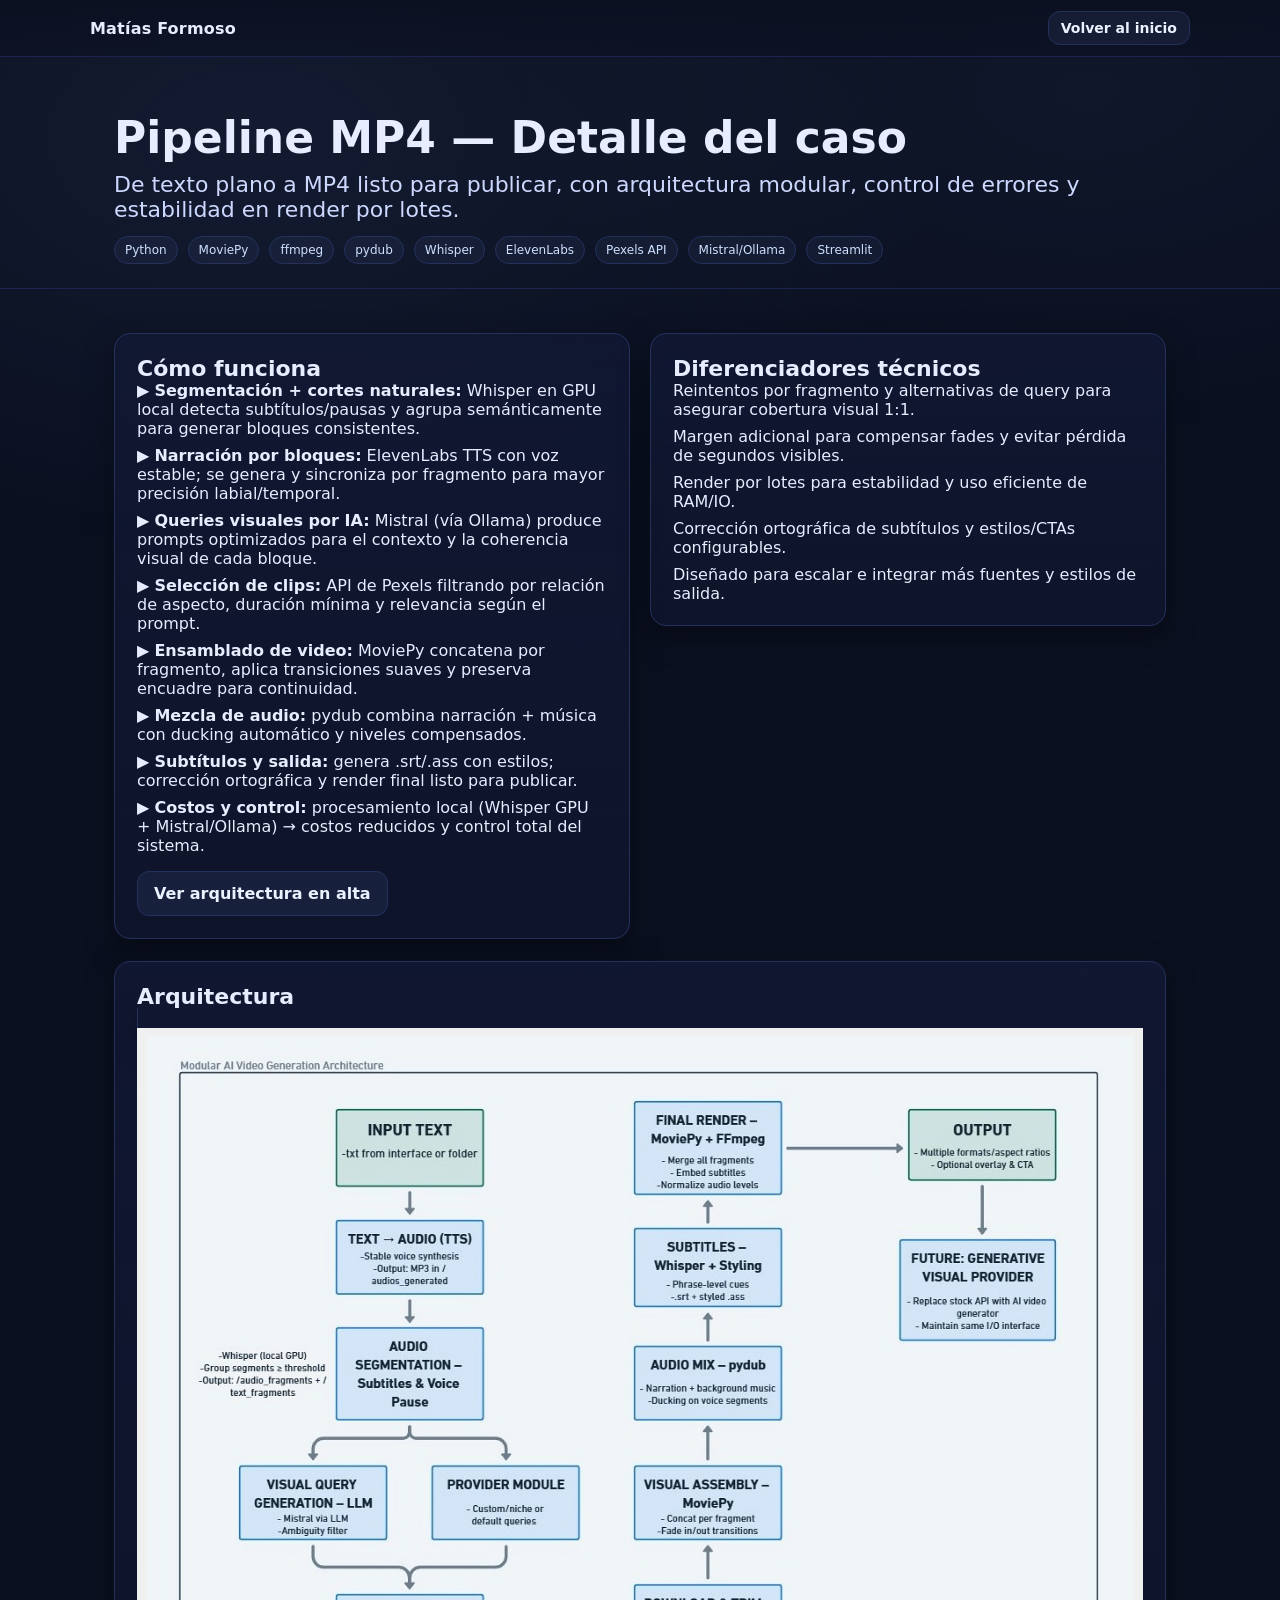
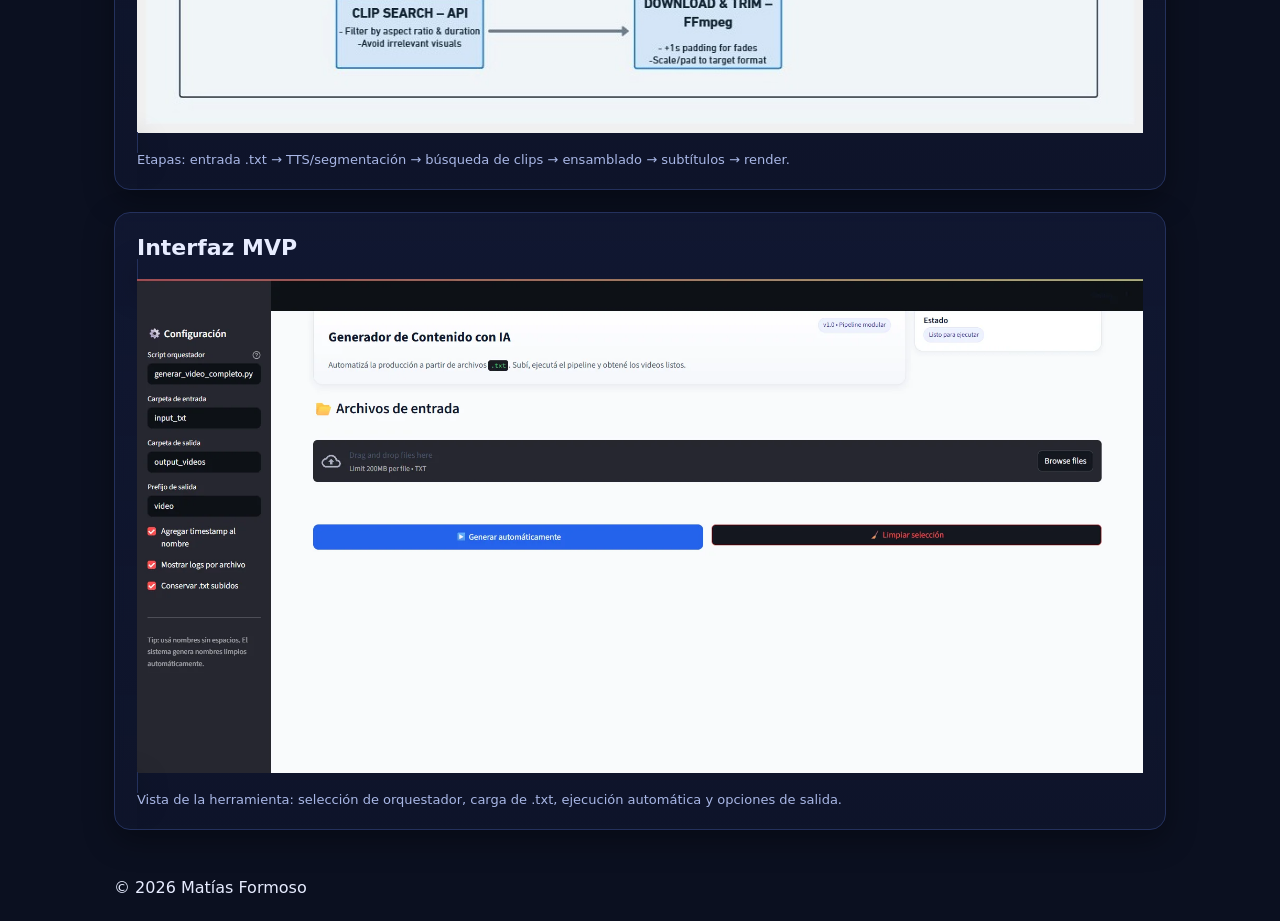
<file: site/proyect_txt_to_mp4.html>
<!doctype html>
<html lang="es">
<head>
  <meta charset="utf-8" />
  <meta name="viewport" content="width=device-width, initial-scale=1" />
  <title>Pipeline MP4 — Detalle del caso | Matías Formoso</title>
  <meta name="description" content="Detalle del pipeline MP4: de texto a MP4 listo para publicar. Arquitectura, pasos, diferenciadores y captura de la interfaz (MVP)." />
  <meta name="author" content="Matías Formoso" />
  <meta property="og:title" content="Pipeline MP4 — Detalle del caso" />
  <meta property="og:description" content="Arquitectura por etapas, reintentos, render por lotes, subtítulos e Interfaz MVP." />
  <meta property="og:type" content="website" />
  <link rel="icon" href="./assets/favicon.png" />
  <style>
    :root{
      --bg:#0b1020;--panel:#121935;--muted:#8ea0ca;--text:#e7ecff;--brand:#7aa2ff;
      --shadow:0 10px 30px rgba(0,0,0,.35);--radius:16px;--navH:56px
    }
    *{box-sizing:border-box}
    html,body{margin:0;height:100%}
    body{
      background:#0b1020; color:var(--text);
      font-family:system-ui,-apple-system,Segoe UI,Roboto,Inter,Helvetica,Arial,sans-serif;
      position:relative;
    }
    body::before{
      content:""; position:fixed; inset:0; pointer-events:none; z-index:-1;
      background:
        radial-gradient(1000px 600px at 20% 15%, rgba(122,162,255,.08), rgba(11,16,32,0) 70%),
        radial-gradient(900px 540px at 85% 10%, rgba(122,162,255,.05), rgba(11,16,32,0) 65%);
    }

    img{max-width:100%;display:block}
    a{color:var(--brand);text-decoration:none}
    a:hover{text-decoration:underline}
    .container{max-width:1100px;margin:0 auto;padding:24px}

    .badge{display:inline-block;padding:6px 10px;border:1px solid #24315d;border-radius:999px;background:rgba(122,162,255,.06);color:#cfe0ff;font-size:12px}
    .btn{display:inline-flex;gap:10px;align-items:center;padding:12px 16px;border-radius:12px;border:1px solid #24315d;background:rgba(122,162,255,.08);color:#eaf1ff;font-weight:600;transition:transform .15s, box-shadow .15s; text-decoration:none}
    .btn:hover{transform:translateY(-1px);box-shadow:var(--shadow)}
    .btn.primary{background:linear-gradient(180deg,#7aa2ff,#5c8df7);border-color:#5c8df7;color:#08122b}

    .grid{display:grid;gap:20px;align-items:start}
    @media(min-width:900px){.grid.cols-2{grid-template-columns:1fr 1fr}}
    .card{
      background:linear-gradient(180deg,rgba(18,25,53,.8),rgba(18,25,53,.5));
      backdrop-filter:blur(6px);border:1px solid #24315d;border-radius:var(--radius);
      padding:22px;box-shadow:var(--shadow)
    }
    .card h2,.card h3,.card p,.card ul,.card .stack,.card .caption{margin:0}
    .card > * + *{margin-top:12px}
    .card .stack{margin-top:16px}

    .muted{color:var(--muted)}
    .caption{font-size:13px;color:#a9b7e6}
    .section-h{font-size:22px;margin:6px 0 12px}
    .list{display:flex;flex-direction:column;gap:8px;margin:0;padding:0;list-style:none}
    .list li{list-style:none;padding-left:0}
    .card:hover{transform:translateY(-2px);box-shadow:0 12px 32px rgba(0,0,0,.45)}

    /* NAV (idéntico al index) */
    nav.top{position:sticky;top:0;z-index:50;backdrop-filter:blur(8px);background:linear-gradient(180deg,rgba(11,16,32,.85),rgba(11,16,32,.45));border-bottom:1px solid #1c2550}
    .nav-inner{display:flex;justify-content:space-between;align-items:center;padding:10px 0;height:var(--navH)}
    .brand{display:flex;align-items:center;gap:10px;color:#e7ecff;font-weight:700;letter-spacing:.2px}
    .nav-actions{display:flex; gap:16px; align-items:center;}
    .btn.small{padding:8px 12px;font-size:14px}

    /* SUBHERO */
    header.subhero{border-bottom:1px solid #1c2550;padding-top:25px;}
    .title{font-size:clamp(28px,5vw,44px);line-height:1.1;margin:8px 0}
    .subtitle{font-size:clamp(16px,3vw,22px);color:#cdd8ff;margin:10px 0 0}
    .stack{display:flex;flex-wrap:wrap;gap:10px;margin-top:14px}

    /* Media block */
    .media{border:1px solid #24315d; border-radius:12px; overflow:hidden; background:#0e1a38; box-shadow:var(--shadow)}
    .media img{width:100%; height:auto; object-fit:contain; background:#0e1a38;}

    /* Responsive */
    @media (max-width: 900px) {.container { padding: 16px; }}
    @media (max-width: 680px) {
      .btn { padding: 10px 14px; }
      .btn.small { font-size: 13px; padding: 8px 10px; }
      .stack { gap: 10px; }
      .grid.cols-2 { grid-template-columns: 1fr !important; }
      .card{ padding:18px; display:flex; flex-direction:column; justify-content:center; }
      .card h3{margin-bottom:8px; font-size:18px}
      .card p.muted{line-height:1.45}
      .list{gap:6px}
      section{margin-top:20px !important}

      /* 👇 Ajuste: menos espacio arriba del título en mobile */
      header.subhero{padding-top:10px;}     /* antes 25px */
      .subhero .title{margin:0 0 10px;}    /* elimina margen superior del h1 */
    }
    @media (max-width: 480px) {
      .badge { font-size: 11px; }
      .title { font-size: 26px; }
      .container { padding: 14px; }
      .card{padding:16px}
      .card p.muted{font-size:14px}

      /* 👇 Aún más compacto en pantallas muy chicas */
      header.subhero{padding-top:8px;}
      .subhero .title{margin:0 0 8px;}
    }
  </style>
</head>
<body>
  <!-- NAV -->
  <nav class="top" aria-label="Barra de navegación">
    <div class="container nav-inner">
      <a class="brand" href="./index.html"><span>Matías Formoso</span></a>
      <div class="nav-actions">
        <a class="btn small" href="./index.html#proyectos">Volver al inicio</a>
      </div>
    </div>
  </nav>

  <!-- SUBHERO -->
  <header class="subhero">
    <div class="container">
      <h1 class="title">Pipeline MP4 — Detalle del caso</h1>
      <p class="subtitle">De texto plano a MP4 listo para publicar, con arquitectura modular, control de errores y estabilidad en render por lotes.</p>

      <div class="stack">
        <span class="badge">Python</span><span class="badge">MoviePy</span><span class="badge">ffmpeg</span>
        <span class="badge">pydub</span><span class="badge">Whisper</span><span class="badge">ElevenLabs</span>
        <span class="badge">Pexels API</span><span class="badge">Mistral/Ollama</span><span class="badge">Streamlit</span>
      </div>
    </div>
  </header>

  <!-- CONTENIDO -->
  <main class="container">
    <section class="grid cols-2" style="margin-top:20px">
      <div class="card">
        <h2 class="section-h">Cómo funciona</h2>
        <ul class="list">
          <li>▶ <b>Segmentación + cortes naturales:</b> Whisper en GPU local detecta subtítulos/pausas y agrupa semánticamente para generar bloques consistentes.</li>
          <li>▶ <b>Narración por bloques:</b> ElevenLabs TTS con voz estable; se genera y sincroniza por fragmento para mayor precisión labial/temporal.</li>
          <li>▶ <b>Queries visuales por IA:</b> Mistral (vía Ollama) produce prompts optimizados para el contexto y la coherencia visual de cada bloque.</li>
          <li>▶ <b>Selección de clips:</b> API de Pexels filtrando por relación de aspecto, duración mínima y relevancia según el prompt.</li>
          <li>▶ <b>Ensamblado de video:</b> MoviePy concatena por fragmento, aplica transiciones suaves y preserva encuadre para continuidad.</li>
          <li>▶ <b>Mezcla de audio:</b> pydub combina narración + música con ducking automático y niveles compensados.</li>
          <li>▶ <b>Subtítulos y salida:</b> genera .srt/.ass con estilos; corrección ortográfica y render final listo para publicar.</li>
          <li>▶ <b>Costos y control:</b> procesamiento local (Whisper GPU + Mistral/Ollama) → costos reducidos y control total del sistema.</li>
        </ul>
        <div class="stack">
          <a class="btn" href="./assets/arquitectura.png" target="_blank" rel="noopener">Ver arquitectura en alta</a>
        </div>
      </div>

      <div class="card">
        <h2 class="section-h">Diferenciadores técnicos</h2>
        <ul class="list">
          <li>Reintentos por fragmento y alternativas de query para asegurar cobertura visual 1:1.</li>
          <li>Margen adicional para compensar fades y evitar pérdida de segundos visibles.</li>
          <li>Render por lotes para estabilidad y uso eficiente de RAM/IO.</li>
          <li>Corrección ortográfica de subtítulos y estilos/CTAs configurables.</li>
          <li>Diseñado para escalar e integrar más fuentes y estilos de salida.</li>
        </ul>
      </div>
    </section>

    <section style="margin-top:22px">
      <div class="card">
        <h2 class="section-h">Arquitectura</h2>
        <a class="media" href="./assets/arquitectura.png" target="_blank" rel="noopener">
          <img src="./assets/arquitectura.png" alt="Arquitectura general del pipeline"/>
        </a>
        <p class="caption">Etapas: entrada .txt → TTS/segmentación → búsqueda de clips → ensamblado → subtítulos → render.</p>
      </div>
    </section>

    <section style="margin-top:22px">
      <div class="card">
        <h2 class="section-h">Interfaz MVP</h2>
        <a class="media" href="./assets/ui_streamlit_mvp.png" target="_blank" rel="noopener">
          <picture>
            <source srcset="./assets/ui_streamlit_mvp.webp" type="image/webp">
            <img src="./assets/ui_streamlit_mvp.png"
                 alt="Interfaz MVP en Streamlit"
                 width="1919" height="942"
                 loading="lazy" decoding="async">
          </picture>
        </a>
        <p class="caption">Vista de la herramienta: selección de orquestador, carga de .txt, ejecución automática y opciones de salida.</p>
      </div>
    </section>
  </main>

  <footer class="container">
    <div class="foot">
      <span>© <span id="y"></span> Matías Formoso</span>
    </div>
  </footer>

  <script>document.getElementById('y').textContent = new Date().getFullYear();</script>
</body>
</html>
</file>
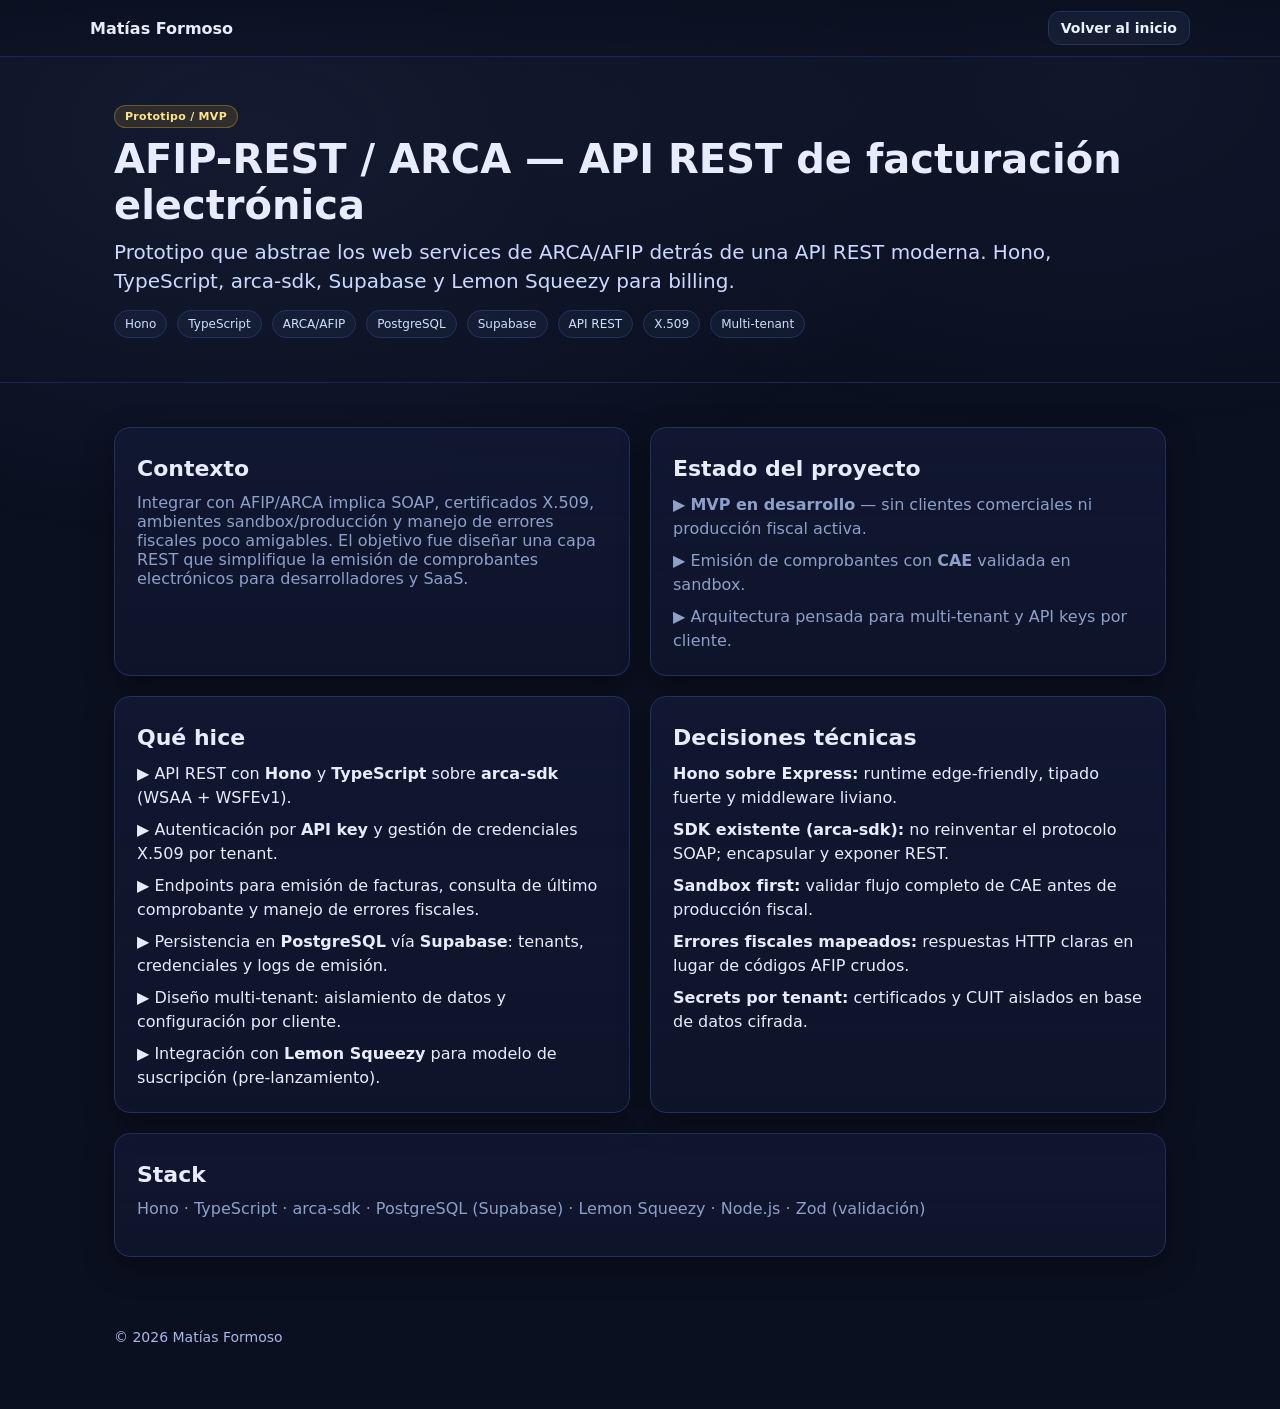
<file: site/proyecto_afip_rest.html>
<!doctype html>
<html lang="es">
<head>
  <meta charset="utf-8" />
  <meta name="viewport" content="width=device-width, initial-scale=1" />
  <title>AFIP-REST / ARCA — Caso de estudio | Matías Formoso</title>
  <meta name="description" content="Prototipo de API REST con Hono y TypeScript para abstraer web services ARCA/AFIP: WSAA, WSFEv1, emisión de CAE y multi-tenant." />
  <link rel="icon" href="./assets/favicon.png" />
  <link rel="stylesheet" href="./assets/case-study.css" />
</head>
<body>
  <nav class="top" aria-label="Barra de navegación">
    <div class="container nav-inner">
      <a class="brand" href="./index.html">Matías Formoso</a>
      <div class="nav-actions">
        <a class="btn small" href="./index.html#proyectos">Volver al inicio</a>
      </div>
    </div>
  </nav>

  <header class="subhero">
    <div class="container">
      <span class="status proto">Prototipo / MVP</span>
      <h1 class="title">AFIP-REST / ARCA — API REST de facturación electrónica</h1>
      <p class="subtitle">Prototipo que abstrae los web services de ARCA/AFIP detrás de una API REST moderna. Hono, TypeScript, arca-sdk, Supabase y Lemon Squeezy para billing.</p>
      <div class="stack">
        <span class="badge">Hono</span><span class="badge">TypeScript</span><span class="badge">ARCA/AFIP</span>
        <span class="badge">PostgreSQL</span><span class="badge">Supabase</span><span class="badge">API REST</span>
        <span class="badge">X.509</span><span class="badge">Multi-tenant</span>
      </div>
    </div>
  </header>

  <main class="container">
    <section class="grid cols-2" style="margin-top:20px">
      <div class="card">
        <h2 class="section-h">Contexto</h2>
        <p class="muted">Integrar con AFIP/ARCA implica SOAP, certificados X.509, ambientes sandbox/producción y manejo de errores fiscales poco amigables. El objetivo fue diseñar una capa REST que simplifique la emisión de comprobantes electrónicos para desarrolladores y SaaS.</p>
      </div>
      <div class="card">
        <h2 class="section-h">Estado del proyecto</h2>
        <ul class="list muted">
          <li>▶ <b>MVP en desarrollo</b> — sin clientes comerciales ni producción fiscal activa.</li>
          <li>▶ Emisión de comprobantes con <b>CAE</b> validada en sandbox.</li>
          <li>▶ Arquitectura pensada para multi-tenant y API keys por cliente.</li>
        </ul>
      </div>
    </section>

    <section class="grid cols-2" style="margin-top:20px">
      <div class="card">
        <h2 class="section-h">Qué hice</h2>
        <ul class="list">
          <li>▶ API REST con <b>Hono</b> y <b>TypeScript</b> sobre <b>arca-sdk</b> (WSAA + WSFEv1).</li>
          <li>▶ Autenticación por <b>API key</b> y gestión de credenciales X.509 por tenant.</li>
          <li>▶ Endpoints para emisión de facturas, consulta de último comprobante y manejo de errores fiscales.</li>
          <li>▶ Persistencia en <b>PostgreSQL</b> vía <b>Supabase</b>: tenants, credenciales y logs de emisión.</li>
          <li>▶ Diseño multi-tenant: aislamiento de datos y configuración por cliente.</li>
          <li>▶ Integración con <b>Lemon Squeezy</b> para modelo de suscripción (pre-lanzamiento).</li>
        </ul>
      </div>
      <div class="card">
        <h2 class="section-h">Decisiones técnicas</h2>
        <ul class="list">
          <li><b>Hono sobre Express:</b> runtime edge-friendly, tipado fuerte y middleware liviano.</li>
          <li><b>SDK existente (arca-sdk):</b> no reinventar el protocolo SOAP; encapsular y exponer REST.</li>
          <li><b>Sandbox first:</b> validar flujo completo de CAE antes de producción fiscal.</li>
          <li><b>Errores fiscales mapeados:</b> respuestas HTTP claras en lugar de códigos AFIP crudos.</li>
          <li><b>Secrets por tenant:</b> certificados y CUIT aislados en base de datos cifrada.</li>
        </ul>
      </div>
    </section>

    <section style="margin-top:20px">
      <div class="card">
        <h2 class="section-h">Stack</h2>
        <p class="muted">Hono · TypeScript · arca-sdk · PostgreSQL (Supabase) · Lemon Squeezy · Node.js · Zod (validación)</p>
      </div>
    </section>
  </main>

  <footer class="container">
    <div class="foot"><span>© <span id="y"></span> Matías Formoso</span></div>
  </footer>
  <script>document.getElementById('y').textContent = new Date().getFullYear();</script>
</body>
</html>
</file>
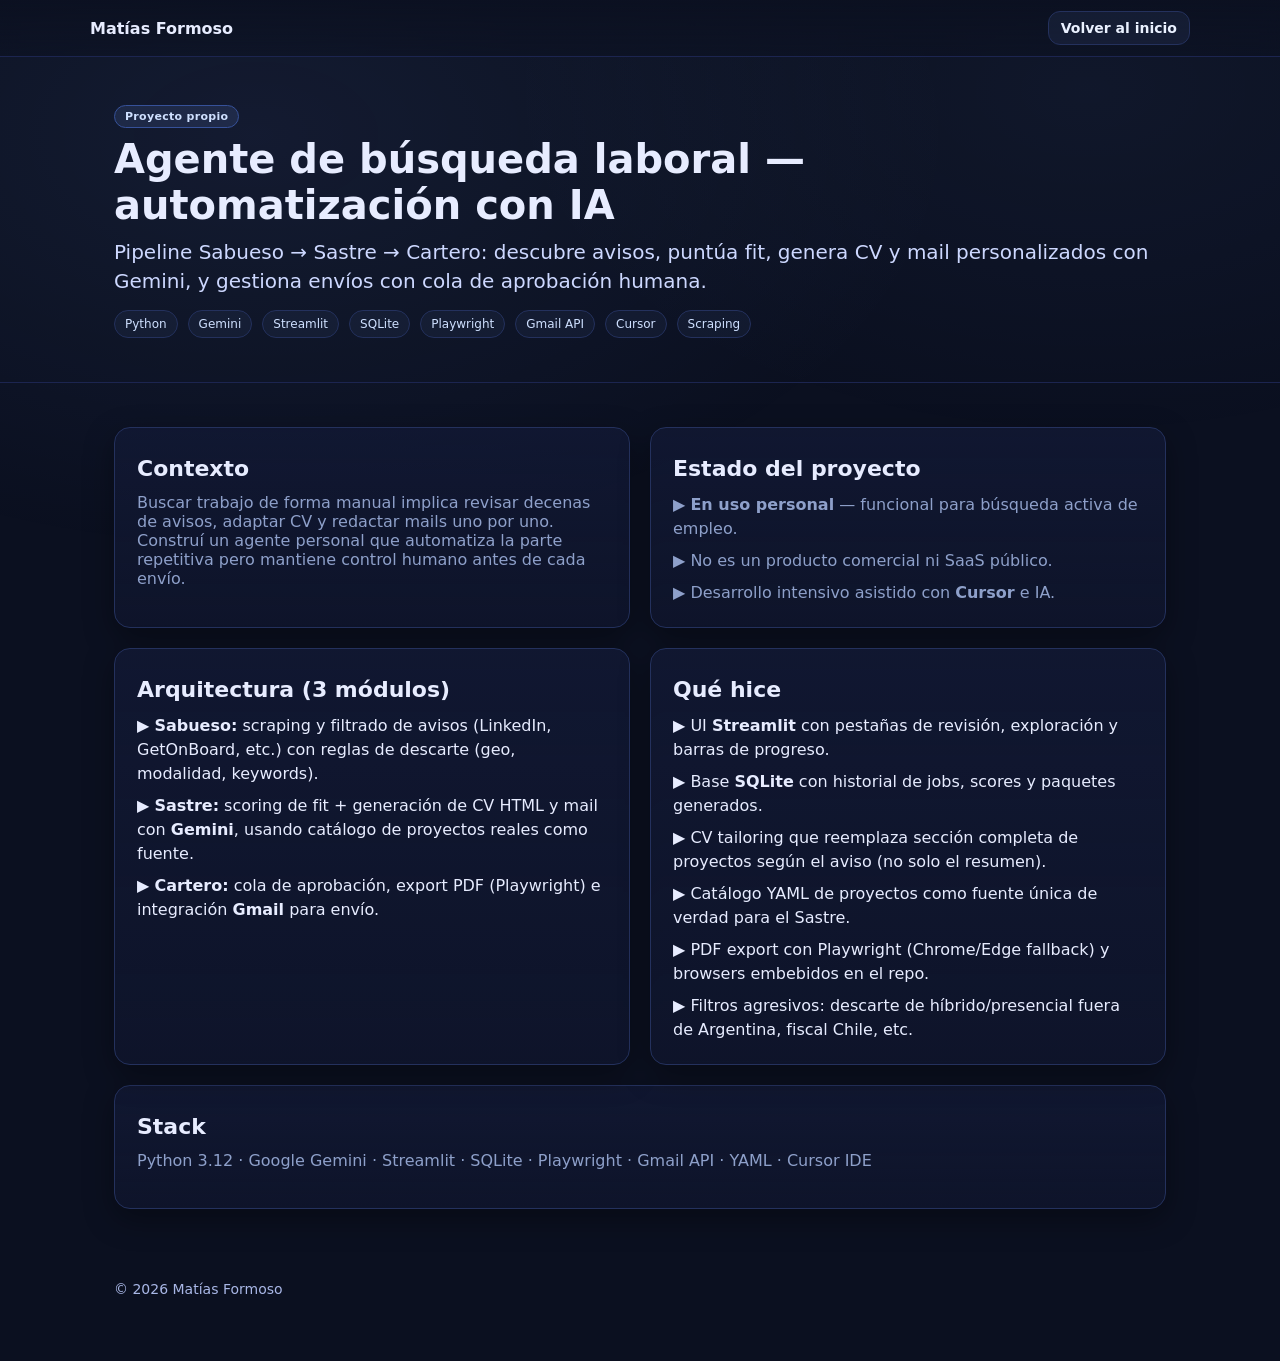
<file: site/proyecto_agente_laboral.html>
<!doctype html>
<html lang="es">
<head>
  <meta charset="utf-8" />
  <meta name="viewport" content="width=device-width, initial-scale=1" />
  <title>Agente de búsqueda laboral — Caso de estudio | Matías Formoso</title>
  <meta name="description" content="Sistema personal de automatización laboral: scraping, scoring con IA, CV tailoring y cola de aprobación. Python, Gemini, Streamlit." />
  <link rel="icon" href="./assets/favicon.png" />
  <link rel="stylesheet" href="./assets/case-study.css" />
</head>
<body>
  <nav class="top" aria-label="Barra de navegación">
    <div class="container nav-inner">
      <a class="brand" href="./index.html">Matías Formoso</a>
      <div class="nav-actions">
        <a class="btn small" href="./index.html#proyectos">Volver al inicio</a>
      </div>
    </div>
  </nav>

  <header class="subhero">
    <div class="container">
      <span class="status own">Proyecto propio</span>
      <h1 class="title">Agente de búsqueda laboral — automatización con IA</h1>
      <p class="subtitle">Pipeline Sabueso → Sastre → Cartero: descubre avisos, puntúa fit, genera CV y mail personalizados con Gemini, y gestiona envíos con cola de aprobación humana.</p>
      <div class="stack">
        <span class="badge">Python</span><span class="badge">Gemini</span><span class="badge">Streamlit</span>
        <span class="badge">SQLite</span><span class="badge">Playwright</span><span class="badge">Gmail API</span>
        <span class="badge">Cursor</span><span class="badge">Scraping</span>
      </div>
    </div>
  </header>

  <main class="container">
    <section class="grid cols-2" style="margin-top:20px">
      <div class="card">
        <h2 class="section-h">Contexto</h2>
        <p class="muted">Buscar trabajo de forma manual implica revisar decenas de avisos, adaptar CV y redactar mails uno por uno. Construí un agente personal que automatiza la parte repetitiva pero mantiene control humano antes de cada envío.</p>
      </div>
      <div class="card">
        <h2 class="section-h">Estado del proyecto</h2>
        <ul class="list muted">
          <li>▶ <b>En uso personal</b> — funcional para búsqueda activa de empleo.</li>
          <li>▶ No es un producto comercial ni SaaS público.</li>
          <li>▶ Desarrollo intensivo asistido con <b>Cursor</b> e IA.</li>
        </ul>
      </div>
    </section>

    <section class="grid cols-2" style="margin-top:20px">
      <div class="card">
        <h2 class="section-h">Arquitectura (3 módulos)</h2>
        <ul class="list">
          <li>▶ <b>Sabueso:</b> scraping y filtrado de avisos (LinkedIn, GetOnBoard, etc.) con reglas de descarte (geo, modalidad, keywords).</li>
          <li>▶ <b>Sastre:</b> scoring de fit + generación de CV HTML y mail con <b>Gemini</b>, usando catálogo de proyectos reales como fuente.</li>
          <li>▶ <b>Cartero:</b> cola de aprobación, export PDF (Playwright) e integración <b>Gmail</b> para envío.</li>
        </ul>
      </div>
      <div class="card">
        <h2 class="section-h">Qué hice</h2>
        <ul class="list">
          <li>▶ UI <b>Streamlit</b> con pestañas de revisión, exploración y barras de progreso.</li>
          <li>▶ Base <b>SQLite</b> con historial de jobs, scores y paquetes generados.</li>
          <li>▶ CV tailoring que reemplaza sección completa de proyectos según el aviso (no solo el resumen).</li>
          <li>▶ Catálogo YAML de proyectos como fuente única de verdad para el Sastre.</li>
          <li>▶ PDF export con Playwright (Chrome/Edge fallback) y browsers embebidos en el repo.</li>
          <li>▶ Filtros agresivos: descarte de híbrido/presencial fuera de Argentina, fiscal Chile, etc.</li>
        </ul>
      </div>
    </section>

    <section style="margin-top:20px">
      <div class="card">
        <h2 class="section-h">Stack</h2>
        <p class="muted">Python 3.12 · Google Gemini · Streamlit · SQLite · Playwright · Gmail API · YAML · Cursor IDE</p>
      </div>
    </section>
  </main>

  <footer class="container">
    <div class="foot"><span>© <span id="y"></span> Matías Formoso</span></div>
  </footer>
  <script>document.getElementById('y').textContent = new Date().getFullYear();</script>
</body>
</html>
</file>
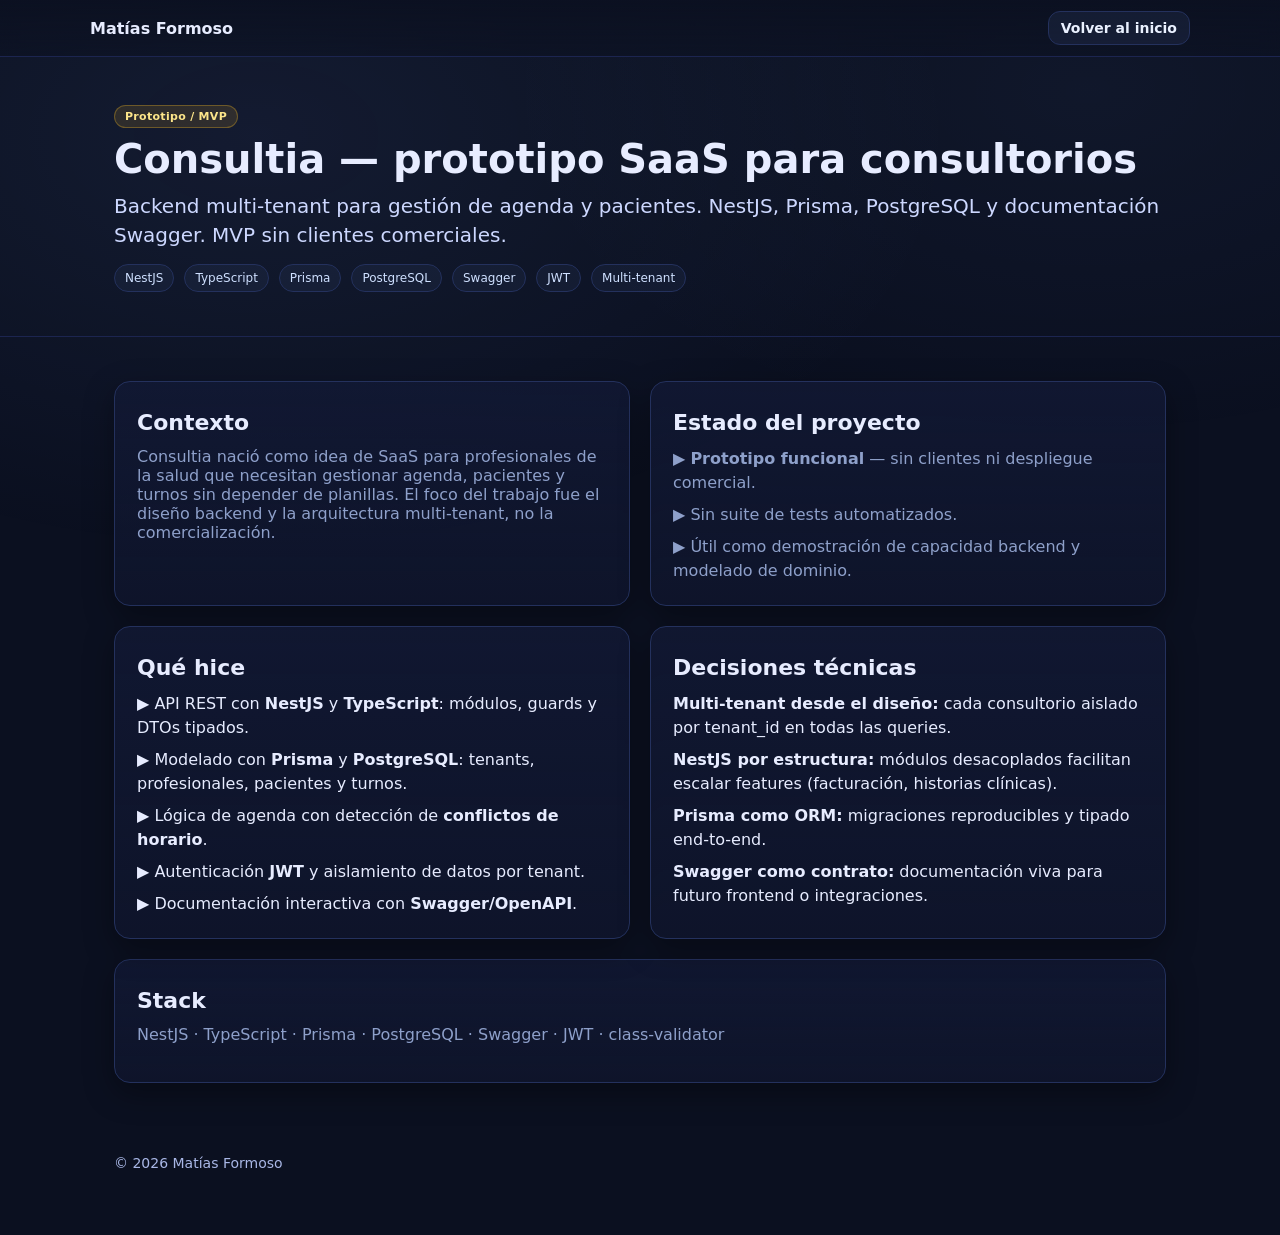
<file: site/proyecto_consultia.html>
<!doctype html>
<html lang="es">
<head>
  <meta charset="utf-8" />
  <meta name="viewport" content="width=device-width, initial-scale=1" />
  <title>Consultia — Caso de estudio | Matías Formoso</title>
  <meta name="description" content="Prototipo SaaS multi-tenant para consultorios: NestJS, Prisma, PostgreSQL, agenda y APIs REST con Swagger." />
  <link rel="icon" href="./assets/favicon.png" />
  <link rel="stylesheet" href="./assets/case-study.css" />
</head>
<body>
  <nav class="top" aria-label="Barra de navegación">
    <div class="container nav-inner">
      <a class="brand" href="./index.html">Matías Formoso</a>
      <div class="nav-actions">
        <a class="btn small" href="./index.html#proyectos">Volver al inicio</a>
      </div>
    </div>
  </nav>

  <header class="subhero">
    <div class="container">
      <span class="status proto">Prototipo / MVP</span>
      <h1 class="title">Consultia — prototipo SaaS para consultorios</h1>
      <p class="subtitle">Backend multi-tenant para gestión de agenda y pacientes. NestJS, Prisma, PostgreSQL y documentación Swagger. MVP sin clientes comerciales.</p>
      <div class="stack">
        <span class="badge">NestJS</span><span class="badge">TypeScript</span><span class="badge">Prisma</span>
        <span class="badge">PostgreSQL</span><span class="badge">Swagger</span><span class="badge">JWT</span>
        <span class="badge">Multi-tenant</span>
      </div>
    </div>
  </header>

  <main class="container">
    <section class="grid cols-2" style="margin-top:20px">
      <div class="card">
        <h2 class="section-h">Contexto</h2>
        <p class="muted">Consultia nació como idea de SaaS para profesionales de la salud que necesitan gestionar agenda, pacientes y turnos sin depender de planillas. El foco del trabajo fue el diseño backend y la arquitectura multi-tenant, no la comercialización.</p>
      </div>
      <div class="card">
        <h2 class="section-h">Estado del proyecto</h2>
        <ul class="list muted">
          <li>▶ <b>Prototipo funcional</b> — sin clientes ni despliegue comercial.</li>
          <li>▶ Sin suite de tests automatizados.</li>
          <li>▶ Útil como demostración de capacidad backend y modelado de dominio.</li>
        </ul>
      </div>
    </section>

    <section class="grid cols-2" style="margin-top:20px">
      <div class="card">
        <h2 class="section-h">Qué hice</h2>
        <ul class="list">
          <li>▶ API REST con <b>NestJS</b> y <b>TypeScript</b>: módulos, guards y DTOs tipados.</li>
          <li>▶ Modelado con <b>Prisma</b> y <b>PostgreSQL</b>: tenants, profesionales, pacientes y turnos.</li>
          <li>▶ Lógica de agenda con detección de <b>conflictos de horario</b>.</li>
          <li>▶ Autenticación <b>JWT</b> y aislamiento de datos por tenant.</li>
          <li>▶ Documentación interactiva con <b>Swagger/OpenAPI</b>.</li>
        </ul>
      </div>
      <div class="card">
        <h2 class="section-h">Decisiones técnicas</h2>
        <ul class="list">
          <li><b>Multi-tenant desde el diseño:</b> cada consultorio aislado por tenant_id en todas las queries.</li>
          <li><b>NestJS por estructura:</b> módulos desacoplados facilitan escalar features (facturación, historias clínicas).</li>
          <li><b>Prisma como ORM:</b> migraciones reproducibles y tipado end-to-end.</li>
          <li><b>Swagger como contrato:</b> documentación viva para futuro frontend o integraciones.</li>
        </ul>
      </div>
    </section>

    <section style="margin-top:20px">
      <div class="card">
        <h2 class="section-h">Stack</h2>
        <p class="muted">NestJS · TypeScript · Prisma · PostgreSQL · Swagger · JWT · class-validator</p>
      </div>
    </section>
  </main>

  <footer class="container">
    <div class="foot"><span>© <span id="y"></span> Matías Formoso</span></div>
  </footer>
  <script>document.getElementById('y').textContent = new Date().getFullYear();</script>
</body>
</html>
</file>
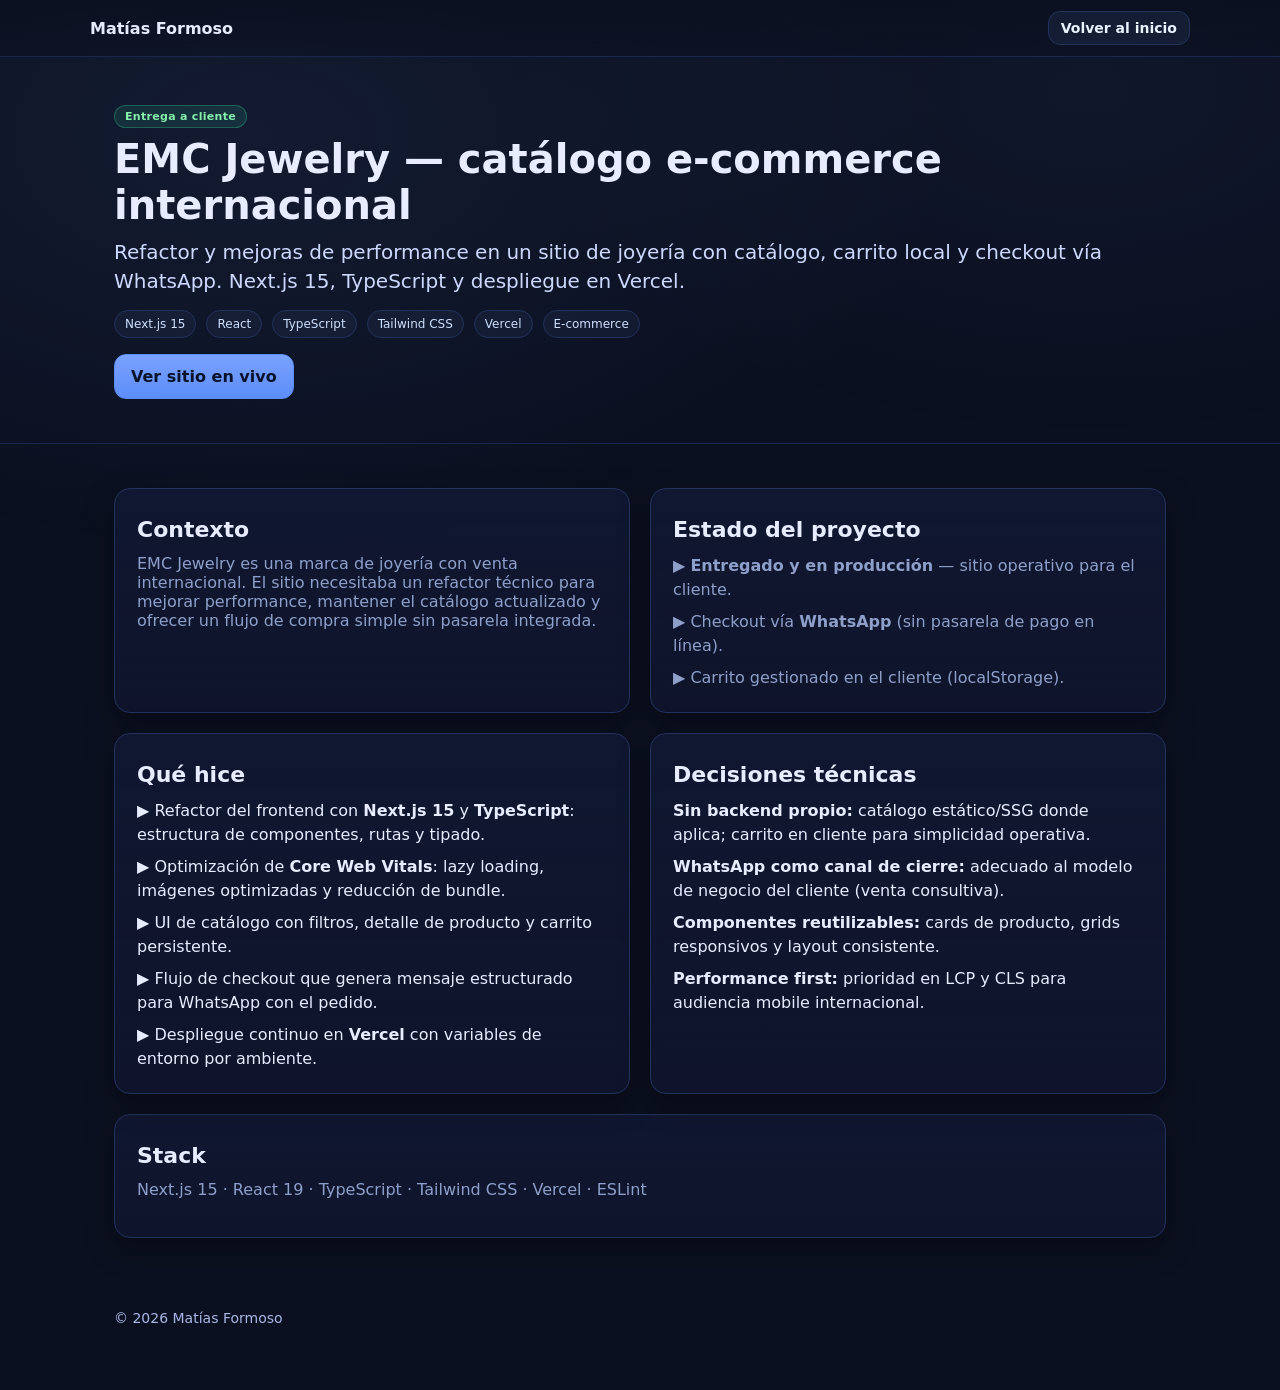
<file: site/proyecto_emc_jewelry.html>
<!doctype html>
<html lang="es">
<head>
  <meta charset="utf-8" />
  <meta name="viewport" content="width=device-width, initial-scale=1" />
  <title>EMC Jewelry — Caso de estudio | Matías Formoso</title>
  <meta name="description" content="Refactor y optimización de catálogo e-commerce internacional con Next.js 15, TypeScript y despliegue en Vercel." />
  <link rel="icon" href="./assets/favicon.png" />
  <link rel="stylesheet" href="./assets/case-study.css" />
</head>
<body>
  <nav class="top" aria-label="Barra de navegación">
    <div class="container nav-inner">
      <a class="brand" href="./index.html">Matías Formoso</a>
      <div class="nav-actions">
        <a class="btn small" href="./index.html#proyectos">Volver al inicio</a>
      </div>
    </div>
  </nav>

  <header class="subhero">
    <div class="container">
      <span class="status client">Entrega a cliente</span>
      <h1 class="title">EMC Jewelry — catálogo e-commerce internacional</h1>
      <p class="subtitle">Refactor y mejoras de performance en un sitio de joyería con catálogo, carrito local y checkout vía WhatsApp. Next.js 15, TypeScript y despliegue en Vercel.</p>
      <div class="stack">
        <span class="badge">Next.js 15</span><span class="badge">React</span><span class="badge">TypeScript</span>
        <span class="badge">Tailwind CSS</span><span class="badge">Vercel</span><span class="badge">E-commerce</span>
      </div>
      <div class="stack" style="margin-top:16px">
        <a class="btn primary" href="https://emcejewelry.com" target="_blank" rel="noopener">Ver sitio en vivo</a>
      </div>
    </div>
  </header>

  <main class="container">
    <section class="grid cols-2" style="margin-top:20px">
      <div class="card">
        <h2 class="section-h">Contexto</h2>
        <p class="muted">EMC Jewelry es una marca de joyería con venta internacional. El sitio necesitaba un refactor técnico para mejorar performance, mantener el catálogo actualizado y ofrecer un flujo de compra simple sin pasarela integrada.</p>
      </div>
      <div class="card">
        <h2 class="section-h">Estado del proyecto</h2>
        <ul class="list muted">
          <li>▶ <b>Entregado y en producción</b> — sitio operativo para el cliente.</li>
          <li>▶ Checkout vía <b>WhatsApp</b> (sin pasarela de pago en línea).</li>
          <li>▶ Carrito gestionado en el cliente (localStorage).</li>
        </ul>
      </div>
    </section>

    <section class="grid cols-2" style="margin-top:20px">
      <div class="card">
        <h2 class="section-h">Qué hice</h2>
        <ul class="list">
          <li>▶ Refactor del frontend con <b>Next.js 15</b> y <b>TypeScript</b>: estructura de componentes, rutas y tipado.</li>
          <li>▶ Optimización de <b>Core Web Vitals</b>: lazy loading, imágenes optimizadas y reducción de bundle.</li>
          <li>▶ UI de catálogo con filtros, detalle de producto y carrito persistente.</li>
          <li>▶ Flujo de checkout que genera mensaje estructurado para WhatsApp con el pedido.</li>
          <li>▶ Despliegue continuo en <b>Vercel</b> con variables de entorno por ambiente.</li>
        </ul>
      </div>
      <div class="card">
        <h2 class="section-h">Decisiones técnicas</h2>
        <ul class="list">
          <li><b>Sin backend propio:</b> catálogo estático/SSG donde aplica; carrito en cliente para simplicidad operativa.</li>
          <li><b>WhatsApp como canal de cierre:</b> adecuado al modelo de negocio del cliente (venta consultiva).</li>
          <li><b>Componentes reutilizables:</b> cards de producto, grids responsivos y layout consistente.</li>
          <li><b>Performance first:</b> prioridad en LCP y CLS para audiencia mobile internacional.</li>
        </ul>
      </div>
    </section>

    <section style="margin-top:20px">
      <div class="card">
        <h2 class="section-h">Stack</h2>
        <p class="muted">Next.js 15 · React 19 · TypeScript · Tailwind CSS · Vercel · ESLint</p>
      </div>
    </section>
  </main>

  <footer class="container">
    <div class="foot"><span>© <span id="y"></span> Matías Formoso</span></div>
  </footer>
  <script>document.getElementById('y').textContent = new Date().getFullYear();</script>
</body>
</html>
</file>
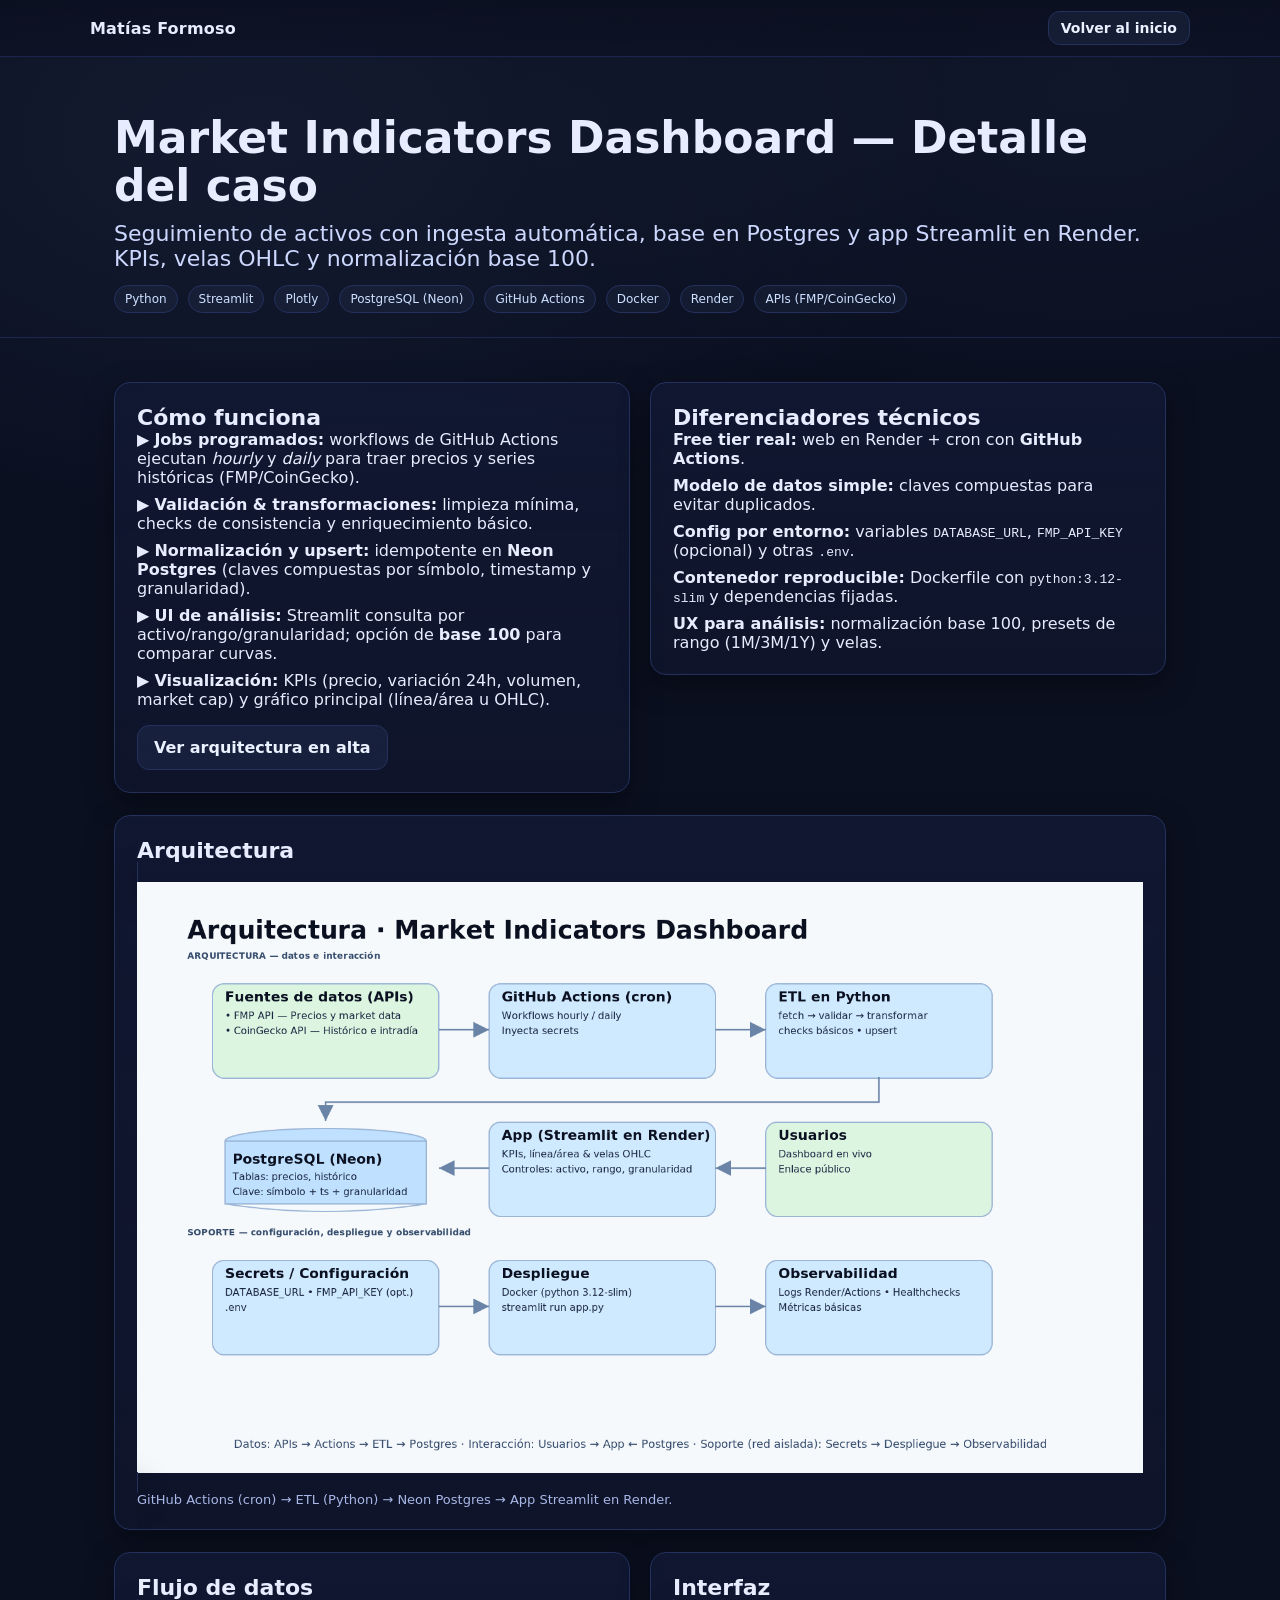
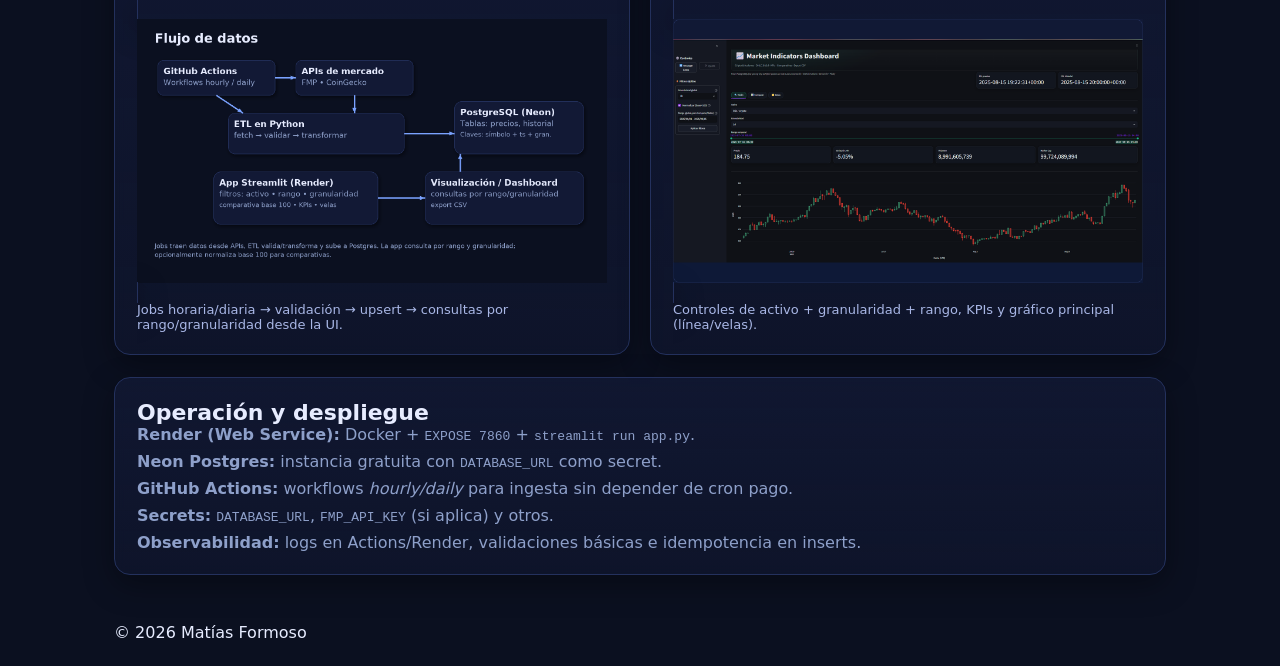
<file: site/proyecto_market_indicators.html>
<!doctype html>
<html lang="es">
<head>
  <meta charset="utf-8" />
  <meta name="viewport" content="width=device-width, initial-scale=1" />
  <title>Market Indicators Dashboard — Detalle del caso | Matías Formoso</title>
  <meta name="description" content="Detalle del Market Indicators Dashboard: ingesta automática con GitHub Actions, base de datos en Neon Postgres y visualización con Streamlit desplegado en Render." />
  <meta name="author" content="Matías Formoso" />
  <meta property="og:title" content="Market Indicators Dashboard — Detalle del caso" />
  <meta property="og:description" content="Ingesta programada, Postgres gestionado, app Streamlit con KPIs, velas y normalización base 100." />
  <meta property="og:type" content="website" />
  <link rel="icon" href="./assets/favicon.png" />
  <style>
    :root{
      --bg:#0b1020;--panel:#121935;--muted:#8ea0ca;--text:#e7ecff;--brand:#7aa2ff;
      --shadow:0 10px 30px rgba(0,0,0,.35);--radius:16px;--navH:56px
    }
    *{box-sizing:border-box}
    html,body{margin:0;height:100%}
    body{
      background:#0b1020; color:var(--text);
      font-family:system-ui,-apple-system,Segoe UI,Roboto,Inter,Helvetica,Arial,sans-serif;
      position:relative;
    }
    body::before{
      content:""; position:fixed; inset:0; pointer-events:none; z-index:-1;
      background:
        radial-gradient(1000px 600px at 20% 15%, rgba(122,162,255,.08), rgba(11,16,32,0) 70%),
        radial-gradient(900px 540px at 85% 10%, rgba(122,162,255,.05), rgba(11,16,32,0) 65%);
    }

    img{max-width:100%;display:block}
    a{color:var(--brand);text-decoration:none}
    a:hover{text-decoration:underline}
    .container{max-width:1100px;margin:0 auto;padding:24px}

    .badge{display:inline-block;padding:6px 10px;border:1px solid #24315d;border-radius:999px;background:rgba(122,162,255,.06);color:#cfe0ff;font-size:12px}
    .btn{display:inline-flex;gap:10px;align-items:center;padding:12px 16px;border-radius:12px;border:1px solid #24315d;background:rgba(122,162,255,.08);color:#eaf1ff;font-weight:600;transition:transform .15s, box-shadow .15s; text-decoration:none}
    .btn:hover{transform:translateY(-1px);box-shadow:var(--shadow)}
    .btn.primary{background:linear-gradient(180deg,#7aa2ff,#5c8df7);border-color:#5c8df7;color:#08122b}

    .grid{display:grid;gap:20px;align-items:start}
    @media(min-width:900px){.grid.cols-2{grid-template-columns:1fr 1fr}}
    .card{
      background:linear-gradient(180deg,rgba(18,25,53,.8),rgba(18,25,53,.5));
      backdrop-filter:blur(6px);border:1px solid #24315d;border-radius:var(--radius);
      padding:22px;box-shadow:var(--shadow)
    }
    .card h2,.card h3,.card p,.card ul,.card .stack,.card .caption{margin:0}
    .card > * + *{margin-top:12px}
    .card .stack{margin-top:16px}

    .muted{color:var(--muted)}
    .caption{font-size:13px;color:#a9b7e6}
    .section-h{font-size:22px;margin:6px 0 12px}
    .list{display:flex;flex-direction:column;gap:8px;margin:0;padding:0;list-style:none}
    .list li{list-style:none;padding-left:0}
    .card:hover{transform:translateY(-2px);box-shadow:0 12px 32px rgba(0,0,0,.45)}

    /* NAV (idéntico al index) */
    nav.top{position:sticky;top:0;z-index:50;backdrop-filter:blur(8px);background:linear-gradient(180deg,rgba(11,16,32,.85),rgba(11,16,32,.45));border-bottom:1px solid #1c2550}
    .nav-inner{display:flex;justify-content:space-between;align-items:center;padding:10px 0;height:var(--navH)}
    .brand{display:flex;align-items:center;gap:10px;color:#e7ecff;font-weight:700;letter-spacing:.2px}
    .nav-actions{display:flex; gap:16px; align-items:center;}
    .btn.small{padding:8px 12px;font-size:14px}

    /* SUBHERO */
    header.subhero{border-bottom:1px solid #1c2550;padding-top:25px;}
    .title{font-size:clamp(28px,5vw,44px);line-height:1.1;margin:8px 0}
    .subtitle{font-size:clamp(16px,3vw,22px);color:#cdd8ff;margin:10px 0 0}
    .stack{display:flex;flex-wrap:wrap;gap:10px;margin-top:14px}

    /* Media block */
    .media{border:1px solid #24315d; border-radius:12px; overflow:hidden; background:#0e1a38; box-shadow:var(--shadow)}
    .media img{width:100%; height:auto; object-fit:contain; background:#0e1a38;}

    /* Responsive */
    @media (max-width: 900px) {.container { padding: 16px; }}
    @media (max-width: 680px) {
      .btn { padding: 10px 14px; }
      .btn.small { font-size: 13px; padding: 8px 10px; }
      .stack { gap: 10px; }
      .grid.cols-2 { grid-template-columns: 1fr !important; }
      .card{ padding:18px; display:flex; flex-direction:column; justify-content:center; }
      .card h3{margin-bottom:8px; font-size:18px}
      .card p.muted{line-height:1.45}
      .list{gap:6px}
      section{margin-top:20px !important}

      /* 👇 Ajuste: menos espacio arriba del título en mobile */
      header.subhero{padding-top:10px;}              /* antes: 25px */
      .subhero .title{margin:0 0 10px;}             /* elimina el margen-top del h1 */
    }
    @media (max-width: 480px) {
      .badge { font-size: 11px; }
      .title { font-size: 26px; }
      .container { padding: 14px; }
      .card{padding:16px}
      .card p.muted{font-size:14px}

      /* 👇 Aún más compacto en pantallas muy chicas */
      header.subhero{padding-top:8px;}
      .subhero .title{margin:0 0 8px;}
    }
  </style>
</head>
<body>
  <!-- NAV -->
  <nav class="top" aria-label="Barra de navegación">
    <div class="container nav-inner">
      <a class="brand" href="./index.html"><span>Matías Formoso</span></a>
      <div class="nav-actions">
        <a class="btn small" href="./index.html#proyectos">Volver al inicio</a>
      </div>
    </div>
  </nav>

  <!-- SUBHERO -->
  <header class="subhero">
    <div class="container">
      <h1 class="title">Market Indicators Dashboard — Detalle del caso</h1>
      <p class="subtitle">Seguimiento de activos con ingesta automática, base en Postgres y app Streamlit en Render. KPIs, velas OHLC y normalización base 100.</p>

      <div class="stack">
        <span class="badge">Python</span><span class="badge">Streamlit</span><span class="badge">Plotly</span>
        <span class="badge">PostgreSQL (Neon)</span><span class="badge">GitHub Actions</span>
        <span class="badge">Docker</span><span class="badge">Render</span><span class="badge">APIs (FMP/CoinGecko)</span>
      </div>
    </div>
  </header>

  <!-- CONTENIDO -->
  <main class="container">
    <section class="grid cols-2" style="margin-top:20px">
      <div class="card">
        <h2 class="section-h">Cómo funciona</h2>
        <ul class="list">
          <li>▶ <b>Jobs programados:</b> workflows de GitHub Actions ejecutan <i>hourly</i> y <i>daily</i> para traer precios y series históricas (FMP/CoinGecko).</li>
          <li>▶ <b>Validación & transformaciones:</b> limpieza mínima, checks de consistencia y enriquecimiento básico.</li>
          <li>▶ <b>Normalización y upsert:</b> idempotente en <b>Neon Postgres</b> (claves compuestas por símbolo, timestamp y granularidad).</li>
          <li>▶ <b>UI de análisis:</b> Streamlit consulta por activo/rango/granularidad; opción de <b>base 100</b> para comparar curvas.</li>
          <li>▶ <b>Visualización:</b> KPIs (precio, variación 24h, volumen, market cap) y gráfico principal (línea/área u OHLC).</li>
        </ul>
        <div class="stack">
          <a class="btn" href="./assets/mid_infra.png" target="_blank" rel="noopener">Ver arquitectura en alta</a>
        </div>
      </div>

      <div class="card">
        <h2 class="section-h">Diferenciadores técnicos</h2>
        <ul class="list">
          <li><b>Free tier real:</b> web en Render + cron con <b>GitHub Actions</b>.</li>
          <li><b>Modelo de datos simple:</b> claves compuestas para evitar duplicados.</li>
          <li><b>Config por entorno:</b> variables <code>DATABASE_URL</code>, <code>FMP_API_KEY</code> (opcional) y otras <code>.env</code>.</li>
          <li><b>Contenedor reproducible:</b> Dockerfile con <code>python:3.12-slim</code> y dependencias fijadas.</li>
          <li><b>UX para análisis:</b> normalización base 100, presets de rango (1M/3M/1Y) y velas.</li>
        </ul>
      </div>
    </section>

    <section style="margin-top:22px">
      <div class="card">
        <h2 class="section-h">Arquitectura</h2>
        <a class="media" href="./assets/mid_infra.png" target="_blank" rel="noopener">
          <img src="./assets/mid_infra.png" alt="Arquitectura del Market Indicators Dashboard (placeholder)" />
        </a>
        <p class="caption">GitHub Actions (cron) → ETL (Python) → Neon Postgres → App Streamlit en Render.</p>
      </div>
    </section>

    <section style="margin-top:22px" class="grid cols-2">
      <div class="card">
        <h2 class="section-h">Flujo de datos</h2>
        <a class="media" href="./assets/mid_flow.png" target="_blank" rel="noopener">
          <img src="./assets/mid_flow.png" alt="Flujo de datos (placeholder)" />
        </a>
        <p class="caption">Jobs horaria/diaria → validación → upsert → consultas por rango/granularidad desde la UI.</p>
      </div>

      <div class="card">
        <h2 class="section-h">Interfaz</h2>
        <a class="media" href="./assets/mid_ui.png" target="_blank" rel="noopener">
          <img src="./assets/mid_ui.png" alt="UI del dashboard (placeholder)" />
        </a>
        <p class="caption">Controles de activo + granularidad + rango, KPIs y gráfico principal (línea/velas).</p>
      </div>
    </section>

    <section style="margin-top:22px">
      <div class="card">
        <h2 class="section-h">Operación y despliegue</h2>
        <ul class="list muted">
          <li><b>Render (Web Service):</b> Docker + <code>EXPOSE 7860</code> + <code>streamlit run app.py</code>.</li>
          <li><b>Neon Postgres:</b> instancia gratuita con <code>DATABASE_URL</code> como secret.</li>
          <li><b>GitHub Actions:</b> workflows <i>hourly/daily</i> para ingesta sin depender de cron pago.</li>
          <li><b>Secrets:</b> <code>DATABASE_URL</code>, <code>FMP_API_KEY</code> (si aplica) y otros.</li>
          <li><b>Observabilidad:</b> logs en Actions/Render, validaciones básicas e idempotencia en inserts.</li>
        </ul>
      </div>
    </section>
  </main>

  <footer class="container">
    <div class="foot">
      <span>© <span id="y"></span> Matías Formoso</span>
    </div>
  </footer>

  <script>document.getElementById('y').textContent = new Date().getFullYear();</script>
</body>
</html>
</file>
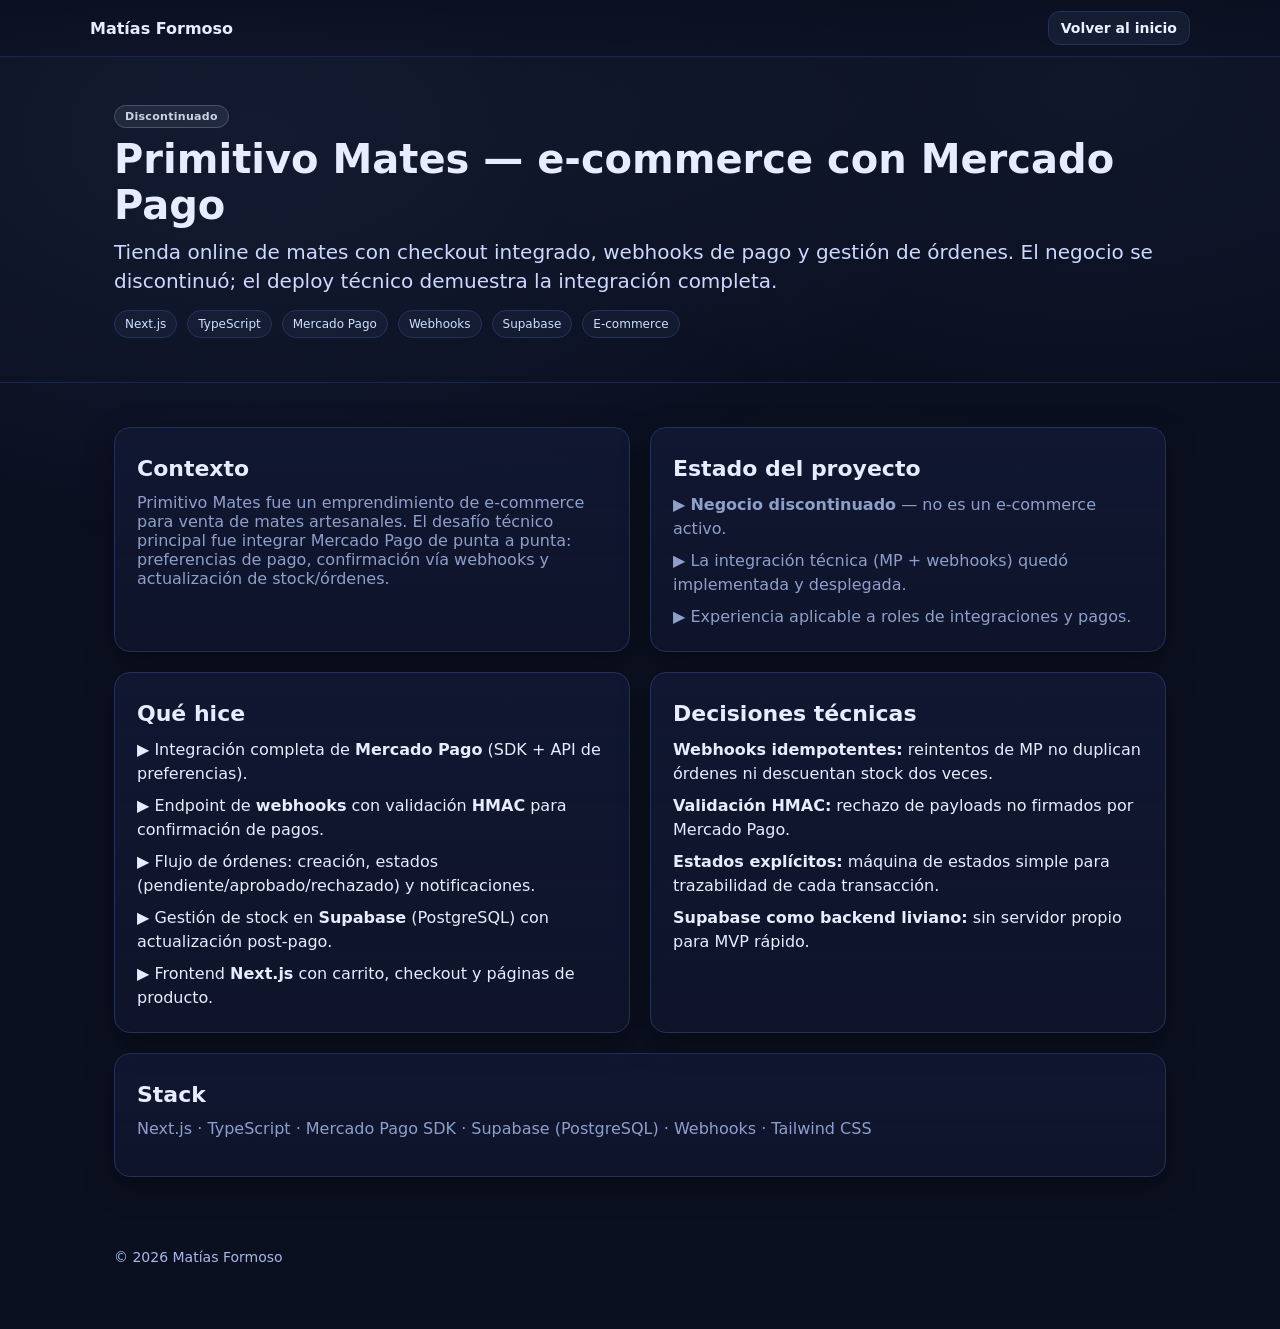
<file: site/proyecto_primitivo_mates.html>
<!doctype html>
<html lang="es">
<head>
  <meta charset="utf-8" />
  <meta name="viewport" content="width=device-width, initial-scale=1" />
  <title>Primitivo Mates — Caso de estudio | Matías Formoso</title>
  <meta name="description" content="E-commerce con integración Mercado Pago, webhooks HMAC, órdenes y stock. Next.js, Supabase. Proyecto discontinuado; experiencia técnica aplicable." />
  <link rel="icon" href="./assets/favicon.png" />
  <link rel="stylesheet" href="./assets/case-study.css" />
</head>
<body>
  <nav class="top" aria-label="Barra de navegación">
    <div class="container nav-inner">
      <a class="brand" href="./index.html">Matías Formoso</a>
      <div class="nav-actions">
        <a class="btn small" href="./index.html#proyectos">Volver al inicio</a>
      </div>
    </div>
  </nav>

  <header class="subhero">
    <div class="container">
      <span class="status archived">Discontinuado</span>
      <h1 class="title">Primitivo Mates — e-commerce con Mercado Pago</h1>
      <p class="subtitle">Tienda online de mates con checkout integrado, webhooks de pago y gestión de órdenes. El negocio se discontinuó; el deploy técnico demuestra la integración completa.</p>
      <div class="stack">
        <span class="badge">Next.js</span><span class="badge">TypeScript</span><span class="badge">Mercado Pago</span>
        <span class="badge">Webhooks</span><span class="badge">Supabase</span><span class="badge">E-commerce</span>
      </div>
    </div>
  </header>

  <main class="container">
    <section class="grid cols-2" style="margin-top:20px">
      <div class="card">
        <h2 class="section-h">Contexto</h2>
        <p class="muted">Primitivo Mates fue un emprendimiento de e-commerce para venta de mates artesanales. El desafío técnico principal fue integrar Mercado Pago de punta a punta: preferencias de pago, confirmación vía webhooks y actualización de stock/órdenes.</p>
      </div>
      <div class="card">
        <h2 class="section-h">Estado del proyecto</h2>
        <ul class="list muted">
          <li>▶ <b>Negocio discontinuado</b> — no es un e-commerce activo.</li>
          <li>▶ La integración técnica (MP + webhooks) quedó implementada y desplegada.</li>
          <li>▶ Experiencia aplicable a roles de integraciones y pagos.</li>
        </ul>
      </div>
    </section>

    <section class="grid cols-2" style="margin-top:20px">
      <div class="card">
        <h2 class="section-h">Qué hice</h2>
        <ul class="list">
          <li>▶ Integración completa de <b>Mercado Pago</b> (SDK + API de preferencias).</li>
          <li>▶ Endpoint de <b>webhooks</b> con validación <b>HMAC</b> para confirmación de pagos.</li>
          <li>▶ Flujo de órdenes: creación, estados (pendiente/aprobado/rechazado) y notificaciones.</li>
          <li>▶ Gestión de stock en <b>Supabase</b> (PostgreSQL) con actualización post-pago.</li>
          <li>▶ Frontend <b>Next.js</b> con carrito, checkout y páginas de producto.</li>
        </ul>
      </div>
      <div class="card">
        <h2 class="section-h">Decisiones técnicas</h2>
        <ul class="list">
          <li><b>Webhooks idempotentes:</b> reintentos de MP no duplican órdenes ni descuentan stock dos veces.</li>
          <li><b>Validación HMAC:</b> rechazo de payloads no firmados por Mercado Pago.</li>
          <li><b>Estados explícitos:</b> máquina de estados simple para trazabilidad de cada transacción.</li>
          <li><b>Supabase como backend liviano:</b> sin servidor propio para MVP rápido.</li>
        </ul>
      </div>
    </section>

    <section style="margin-top:20px">
      <div class="card">
        <h2 class="section-h">Stack</h2>
        <p class="muted">Next.js · TypeScript · Mercado Pago SDK · Supabase (PostgreSQL) · Webhooks · Tailwind CSS</p>
      </div>
    </section>
  </main>

  <footer class="container">
    <div class="foot"><span>© <span id="y"></span> Matías Formoso</span></div>
  </footer>
  <script>document.getElementById('y').textContent = new Date().getFullYear();</script>
</body>
</html>
</file>
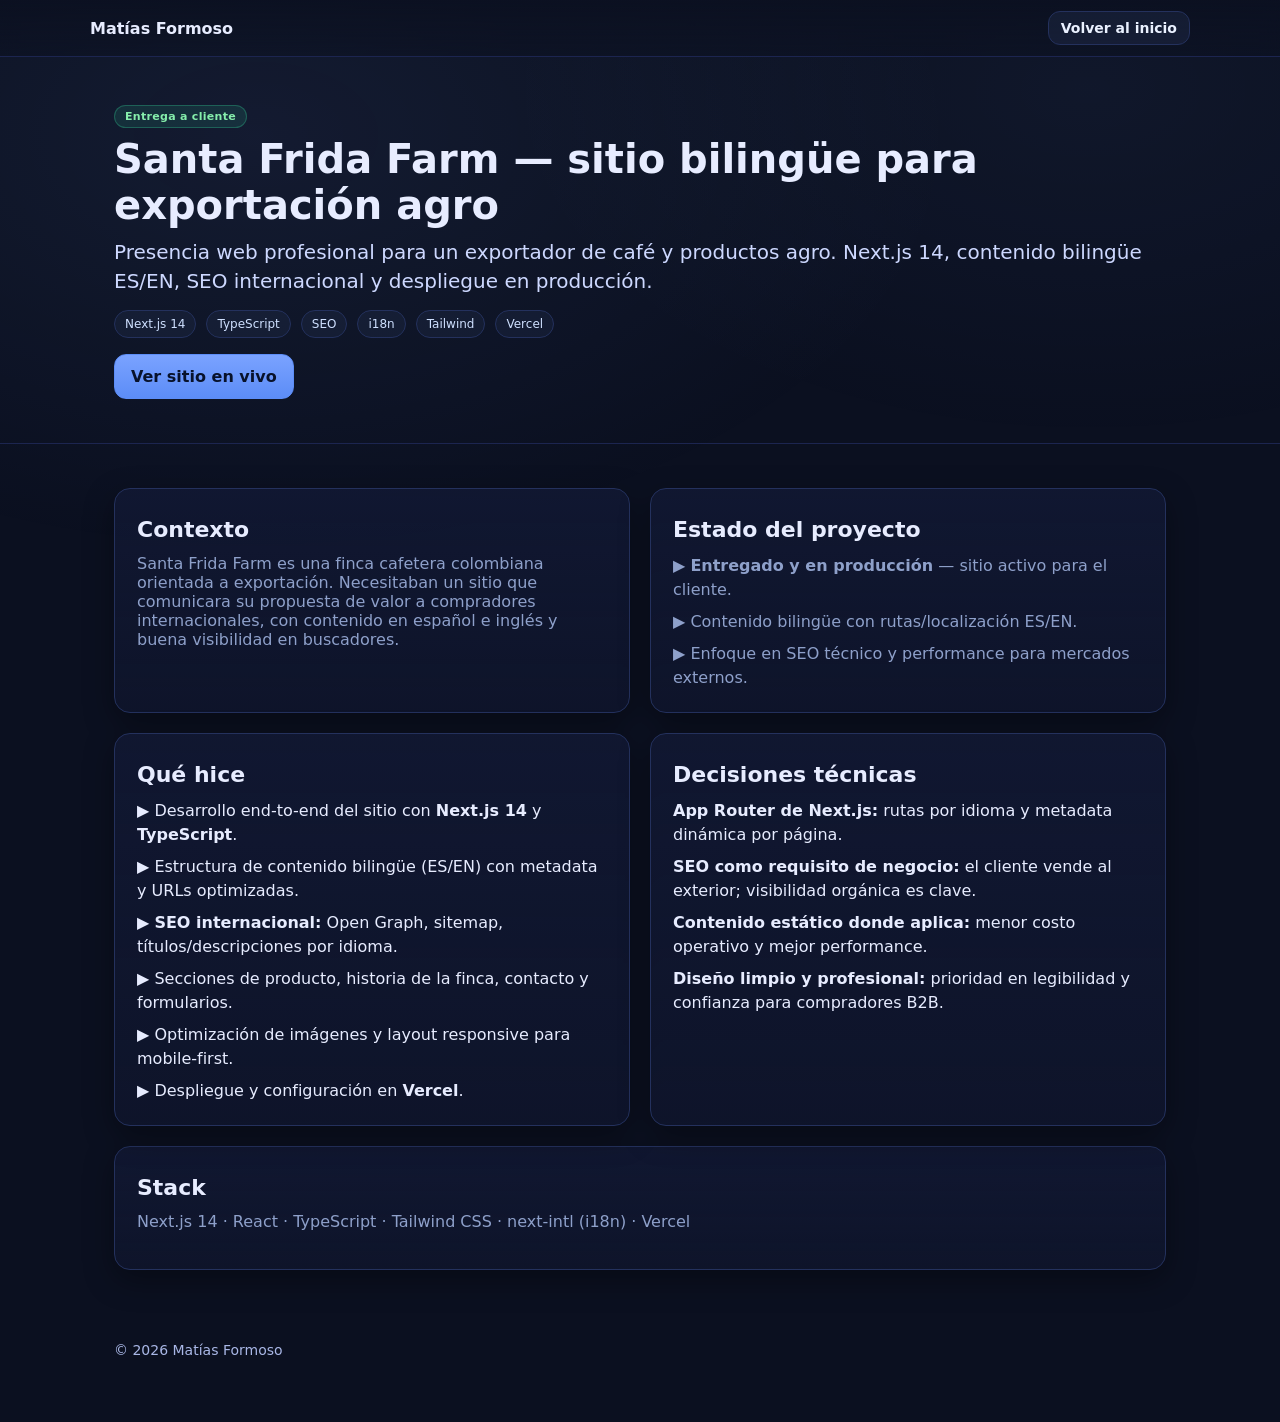
<file: site/proyecto_santa_frida.html>
<!doctype html>
<html lang="es">
<head>
  <meta charset="utf-8" />
  <meta name="viewport" content="width=device-width, initial-scale=1" />
  <title>Santa Frida Farm — Caso de estudio | Matías Formoso</title>
  <meta name="description" content="Sitio bilingüe ES/EN para exportador agro con SEO internacional, Next.js 14 y despliegue en producción." />
  <link rel="icon" href="./assets/favicon.png" />
  <link rel="stylesheet" href="./assets/case-study.css" />
</head>
<body>
  <nav class="top" aria-label="Barra de navegación">
    <div class="container nav-inner">
      <a class="brand" href="./index.html">Matías Formoso</a>
      <div class="nav-actions">
        <a class="btn small" href="./index.html#proyectos">Volver al inicio</a>
      </div>
    </div>
  </nav>

  <header class="subhero">
    <div class="container">
      <span class="status client">Entrega a cliente</span>
      <h1 class="title">Santa Frida Farm — sitio bilingüe para exportación agro</h1>
      <p class="subtitle">Presencia web profesional para un exportador de café y productos agro. Next.js 14, contenido bilingüe ES/EN, SEO internacional y despliegue en producción.</p>
      <div class="stack">
        <span class="badge">Next.js 14</span><span class="badge">TypeScript</span><span class="badge">SEO</span>
        <span class="badge">i18n</span><span class="badge">Tailwind</span><span class="badge">Vercel</span>
      </div>
      <div class="stack" style="margin-top:16px">
        <a class="btn primary" href="https://santafridafarm.com" target="_blank" rel="noopener">Ver sitio en vivo</a>
      </div>
    </div>
  </header>

  <main class="container">
    <section class="grid cols-2" style="margin-top:20px">
      <div class="card">
        <h2 class="section-h">Contexto</h2>
        <p class="muted">Santa Frida Farm es una finca cafetera colombiana orientada a exportación. Necesitaban un sitio que comunicara su propuesta de valor a compradores internacionales, con contenido en español e inglés y buena visibilidad en buscadores.</p>
      </div>
      <div class="card">
        <h2 class="section-h">Estado del proyecto</h2>
        <ul class="list muted">
          <li>▶ <b>Entregado y en producción</b> — sitio activo para el cliente.</li>
          <li>▶ Contenido bilingüe con rutas/localización ES/EN.</li>
          <li>▶ Enfoque en SEO técnico y performance para mercados externos.</li>
        </ul>
      </div>
    </section>

    <section class="grid cols-2" style="margin-top:20px">
      <div class="card">
        <h2 class="section-h">Qué hice</h2>
        <ul class="list">
          <li>▶ Desarrollo end-to-end del sitio con <b>Next.js 14</b> y <b>TypeScript</b>.</li>
          <li>▶ Estructura de contenido bilingüe (ES/EN) con metadata y URLs optimizadas.</li>
          <li>▶ <b>SEO internacional:</b> Open Graph, sitemap, títulos/descripciones por idioma.</li>
          <li>▶ Secciones de producto, historia de la finca, contacto y formularios.</li>
          <li>▶ Optimización de imágenes y layout responsive para mobile-first.</li>
          <li>▶ Despliegue y configuración en <b>Vercel</b>.</li>
        </ul>
      </div>
      <div class="card">
        <h2 class="section-h">Decisiones técnicas</h2>
        <ul class="list">
          <li><b>App Router de Next.js:</b> rutas por idioma y metadata dinámica por página.</li>
          <li><b>SEO como requisito de negocio:</b> el cliente vende al exterior; visibilidad orgánica es clave.</li>
          <li><b>Contenido estático donde aplica:</b> menor costo operativo y mejor performance.</li>
          <li><b>Diseño limpio y profesional:</b> prioridad en legibilidad y confianza para compradores B2B.</li>
        </ul>
      </div>
    </section>

    <section style="margin-top:20px">
      <div class="card">
        <h2 class="section-h">Stack</h2>
        <p class="muted">Next.js 14 · React · TypeScript · Tailwind CSS · next-intl (i18n) · Vercel</p>
      </div>
    </section>
  </main>

  <footer class="container">
    <div class="foot"><span>© <span id="y"></span> Matías Formoso</span></div>
  </footer>
  <script>document.getElementById('y').textContent = new Date().getFullYear();</script>
</body>
</html>
</file>
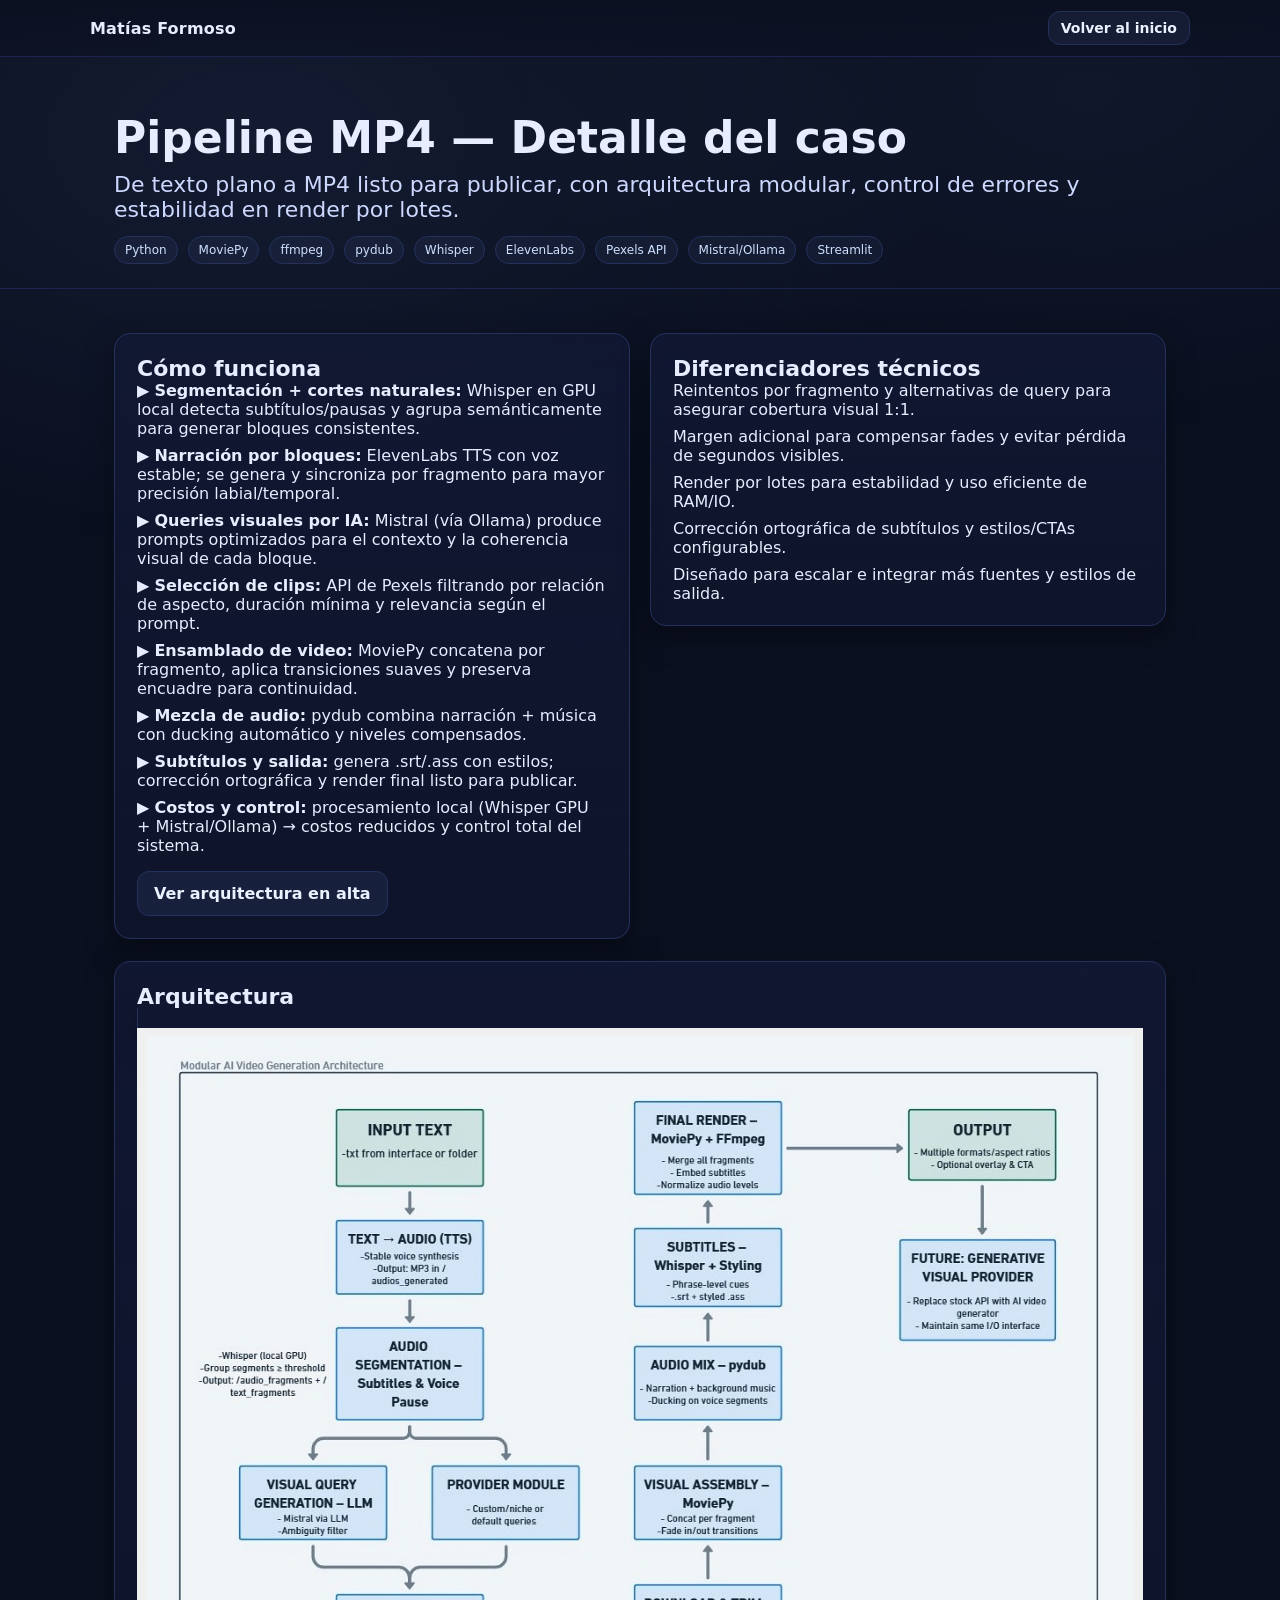
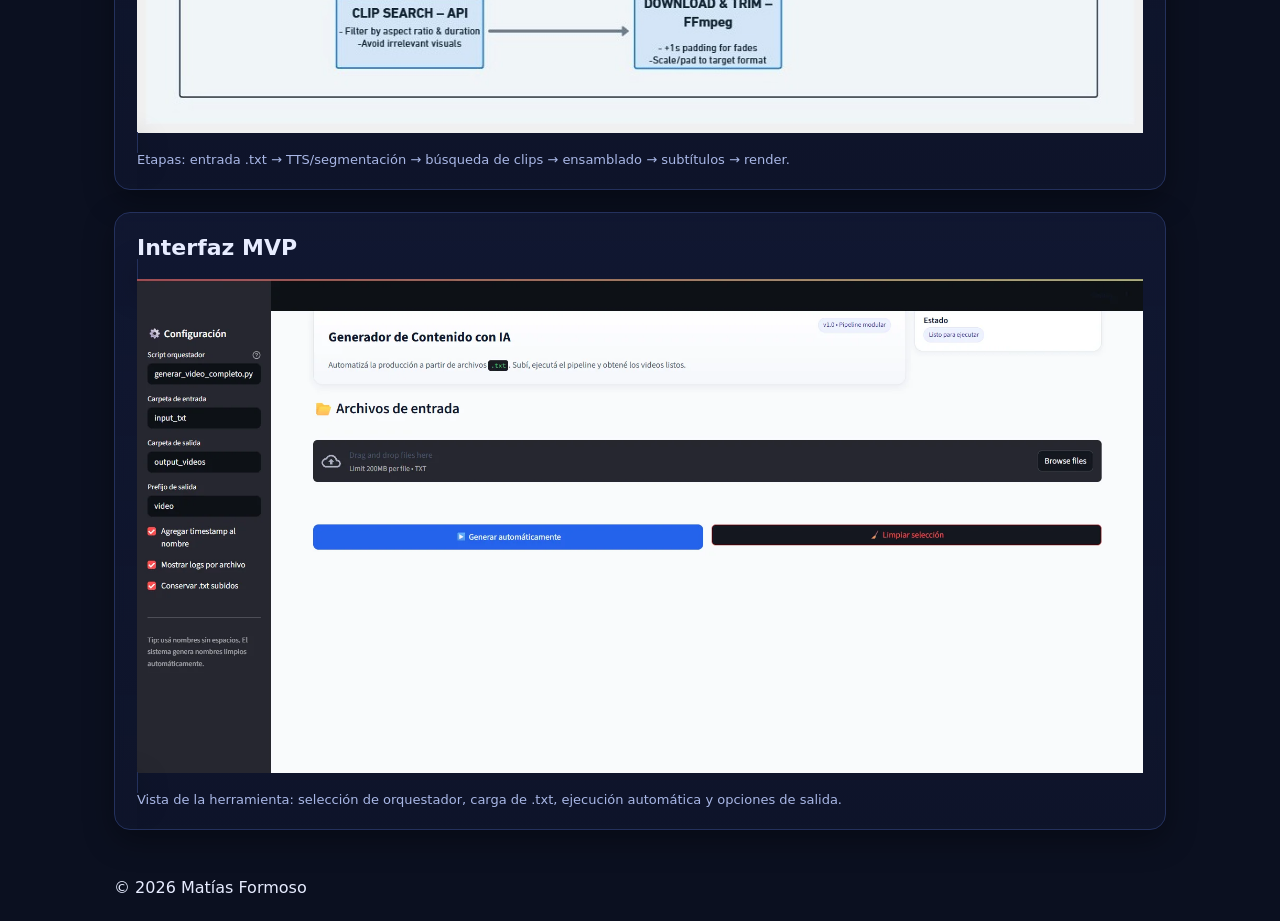
<file: site_html_light/proyect_txt_to_mp4.html>
<!doctype html>
<html lang="es">
<head>
  <meta charset="utf-8" />
  <meta name="viewport" content="width=device-width, initial-scale=1" />
  <title>Pipeline MP4 — Detalle del caso | Matías Formoso</title>
  <meta name="description" content="Detalle del pipeline MP4: de texto a MP4 listo para publicar. Arquitectura, pasos, diferenciadores y captura de la interfaz (MVP)." />
  <meta name="author" content="Matías Formoso" />
  <meta property="og:title" content="Pipeline MP4 — Detalle del caso" />
  <meta property="og:description" content="Arquitectura por etapas, reintentos, render por lotes, subtítulos e Interfaz MVP." />
  <meta property="og:type" content="website" />
  <link rel="icon" href="./assets/favicon.png" />
  <style>
    :root{
      --bg:#0b1020;--panel:#121935;--muted:#8ea0ca;--text:#e7ecff;--brand:#7aa2ff;
      --shadow:0 10px 30px rgba(0,0,0,.35);--radius:16px;--navH:56px
    }
    *{box-sizing:border-box}
    html,body{margin:0;height:100%}
    body{
      background:#0b1020; color:var(--text);
      font-family:system-ui,-apple-system,Segoe UI,Roboto,Inter,Helvetica,Arial,sans-serif;
      position:relative;
    }
    body::before{
      content:""; position:fixed; inset:0; pointer-events:none; z-index:-1;
      background:
        radial-gradient(1000px 600px at 20% 15%, rgba(122,162,255,.08), rgba(11,16,32,0) 70%),
        radial-gradient(900px 540px at 85% 10%, rgba(122,162,255,.05), rgba(11,16,32,0) 65%);
    }

    img{max-width:100%;display:block}
    a{color:var(--brand);text-decoration:none}
    a:hover{text-decoration:underline}
    .container{max-width:1100px;margin:0 auto;padding:24px}

    .badge{display:inline-block;padding:6px 10px;border:1px solid #24315d;border-radius:999px;background:rgba(122,162,255,.06);color:#cfe0ff;font-size:12px}
    .btn{display:inline-flex;gap:10px;align-items:center;padding:12px 16px;border-radius:12px;border:1px solid #24315d;background:rgba(122,162,255,.08);color:#eaf1ff;font-weight:600;transition:transform .15s, box-shadow .15s; text-decoration:none}
    .btn:hover{transform:translateY(-1px);box-shadow:var(--shadow)}
    .btn.primary{background:linear-gradient(180deg,#7aa2ff,#5c8df7);border-color:#5c8df7;color:#08122b}

    .grid{display:grid;gap:20px;align-items:start}
    @media(min-width:900px){.grid.cols-2{grid-template-columns:1fr 1fr}}
    .card{
      background:linear-gradient(180deg,rgba(18,25,53,.8),rgba(18,25,53,.5));
      backdrop-filter:blur(6px);border:1px solid #24315d;border-radius:var(--radius);
      padding:22px;box-shadow:var(--shadow)
    }
    .card h2,.card h3,.card p,.card ul,.card .stack,.card .caption{margin:0}
    .card > * + *{margin-top:12px}
    .card .stack{margin-top:16px}

    .muted{color:var(--muted)}
    .caption{font-size:13px;color:#a9b7e6}
    .section-h{font-size:22px;margin:6px 0 12px}
    .list{display:flex;flex-direction:column;gap:8px;margin:0;padding:0;list-style:none}
    .list li{list-style:none;padding-left:0}
    .card:hover{transform:translateY(-2px);box-shadow:0 12px 32px rgba(0,0,0,.45)}

    /* NAV (idéntico al index) */
    nav.top{position:sticky;top:0;z-index:50;backdrop-filter:blur(8px);background:linear-gradient(180deg,rgba(11,16,32,.85),rgba(11,16,32,.45));border-bottom:1px solid #1c2550}
    .nav-inner{display:flex;justify-content:space-between;align-items:center;padding:10px 0;height:var(--navH)}
    .brand{display:flex;align-items:center;gap:10px;color:#e7ecff;font-weight:700;letter-spacing:.2px}
    .nav-actions{display:flex; gap:16px; align-items:center;}
    .btn.small{padding:8px 12px;font-size:14px}

    /* SUBHERO */
    header.subhero{border-bottom:1px solid #1c2550;padding-top:25px;}
    .title{font-size:clamp(28px,5vw,44px);line-height:1.1;margin:8px 0}
    .subtitle{font-size:clamp(16px,3vw,22px);color:#cdd8ff;margin:10px 0 0}
    .stack{display:flex;flex-wrap:wrap;gap:10px;margin-top:14px}

    /* Media block */
    .media{border:1px solid #24315d; border-radius:12px; overflow:hidden; background:#0e1a38; box-shadow:var(--shadow)}
    .media img{width:100%; height:auto; object-fit:contain; background:#0e1a38;}

    /* Responsive */
    @media (max-width: 900px) {.container { padding: 16px; }}
    @media (max-width: 680px) {
      .btn { padding: 10px 14px; }
      .btn.small { font-size: 13px; padding: 8px 10px; }
      .stack { gap: 10px; }
      .grid.cols-2 { grid-template-columns: 1fr !important; }
      .card{ padding:18px; display:flex; flex-direction:column; justify-content:center; }
      .card h3{margin-bottom:8px; font-size:18px}
      .card p.muted{line-height:1.45}
      .list{gap:6px}
      section{margin-top:20px !important}

      /* 👇 Ajuste: menos espacio arriba del título en mobile */
      header.subhero{padding-top:10px;}     /* antes 25px */
      .subhero .title{margin:0 0 10px;}    /* elimina margen superior del h1 */
    }
    @media (max-width: 480px) {
      .badge { font-size: 11px; }
      .title { font-size: 26px; }
      .container { padding: 14px; }
      .card{padding:16px}
      .card p.muted{font-size:14px}

      /* 👇 Aún más compacto en pantallas muy chicas */
      header.subhero{padding-top:8px;}
      .subhero .title{margin:0 0 8px;}
    }
  </style>
</head>
<body>
  <!-- NAV -->
  <nav class="top" aria-label="Barra de navegación">
    <div class="container nav-inner">
      <a class="brand" href="./index.html"><span>Matías Formoso</span></a>
      <div class="nav-actions">
        <a class="btn small" href="./index.html">Volver al inicio</a>
      </div>
    </div>
  </nav>

  <!-- SUBHERO -->
  <header class="subhero">
    <div class="container">
      <h1 class="title">Pipeline MP4 — Detalle del caso</h1>
      <p class="subtitle">De texto plano a MP4 listo para publicar, con arquitectura modular, control de errores y estabilidad en render por lotes.</p>

      <div class="stack">
        <span class="badge">Python</span><span class="badge">MoviePy</span><span class="badge">ffmpeg</span>
        <span class="badge">pydub</span><span class="badge">Whisper</span><span class="badge">ElevenLabs</span>
        <span class="badge">Pexels API</span><span class="badge">Mistral/Ollama</span><span class="badge">Streamlit</span>
      </div>
    </div>
  </header>

  <!-- CONTENIDO -->
  <main class="container">
    <section class="grid cols-2" style="margin-top:20px">
      <div class="card">
        <h2 class="section-h">Cómo funciona</h2>
        <ul class="list">
          <li>▶ <b>Segmentación + cortes naturales:</b> Whisper en GPU local detecta subtítulos/pausas y agrupa semánticamente para generar bloques consistentes.</li>
          <li>▶ <b>Narración por bloques:</b> ElevenLabs TTS con voz estable; se genera y sincroniza por fragmento para mayor precisión labial/temporal.</li>
          <li>▶ <b>Queries visuales por IA:</b> Mistral (vía Ollama) produce prompts optimizados para el contexto y la coherencia visual de cada bloque.</li>
          <li>▶ <b>Selección de clips:</b> API de Pexels filtrando por relación de aspecto, duración mínima y relevancia según el prompt.</li>
          <li>▶ <b>Ensamblado de video:</b> MoviePy concatena por fragmento, aplica transiciones suaves y preserva encuadre para continuidad.</li>
          <li>▶ <b>Mezcla de audio:</b> pydub combina narración + música con ducking automático y niveles compensados.</li>
          <li>▶ <b>Subtítulos y salida:</b> genera .srt/.ass con estilos; corrección ortográfica y render final listo para publicar.</li>
          <li>▶ <b>Costos y control:</b> procesamiento local (Whisper GPU + Mistral/Ollama) → costos reducidos y control total del sistema.</li>
        </ul>
        <div class="stack">
          <a class="btn" href="./assets/arquitectura.png" target="_blank" rel="noopener">Ver arquitectura en alta</a>
        </div>
      </div>

      <div class="card">
        <h2 class="section-h">Diferenciadores técnicos</h2>
        <ul class="list">
          <li>Reintentos por fragmento y alternativas de query para asegurar cobertura visual 1:1.</li>
          <li>Margen adicional para compensar fades y evitar pérdida de segundos visibles.</li>
          <li>Render por lotes para estabilidad y uso eficiente de RAM/IO.</li>
          <li>Corrección ortográfica de subtítulos y estilos/CTAs configurables.</li>
          <li>Diseñado para escalar e integrar más fuentes y estilos de salida.</li>
        </ul>
      </div>
    </section>

    <section style="margin-top:22px">
      <div class="card">
        <h2 class="section-h">Arquitectura</h2>
        <a class="media" href="./assets/arquitectura.png" target="_blank" rel="noopener">
          <img src="./assets/arquitectura.png" alt="Arquitectura general del pipeline"/>
        </a>
        <p class="caption">Etapas: entrada .txt → TTS/segmentación → búsqueda de clips → ensamblado → subtítulos → render.</p>
      </div>
    </section>

    <section style="margin-top:22px">
      <div class="card">
        <h2 class="section-h">Interfaz MVP</h2>
        <a class="media" href="./assets/ui_streamlit_mvp.png" target="_blank" rel="noopener">
          <picture>
            <source srcset="./assets/ui_streamlit_mvp.webp" type="image/webp">
            <img src="./assets/ui_streamlit_mvp.png"
                 alt="Interfaz MVP en Streamlit"
                 width="1919" height="942"
                 loading="lazy" decoding="async">
          </picture>
        </a>
        <p class="caption">Vista de la herramienta: selección de orquestador, carga de .txt, ejecución automática y opciones de salida.</p>
      </div>
    </section>
  </main>

  <footer class="container">
    <div class="foot">
      <span>© <span id="y"></span> Matías Formoso</span>
    </div>
  </footer>

  <script>document.getElementById('y').textContent = new Date().getFullYear();</script>
</body>
</html>
</file>
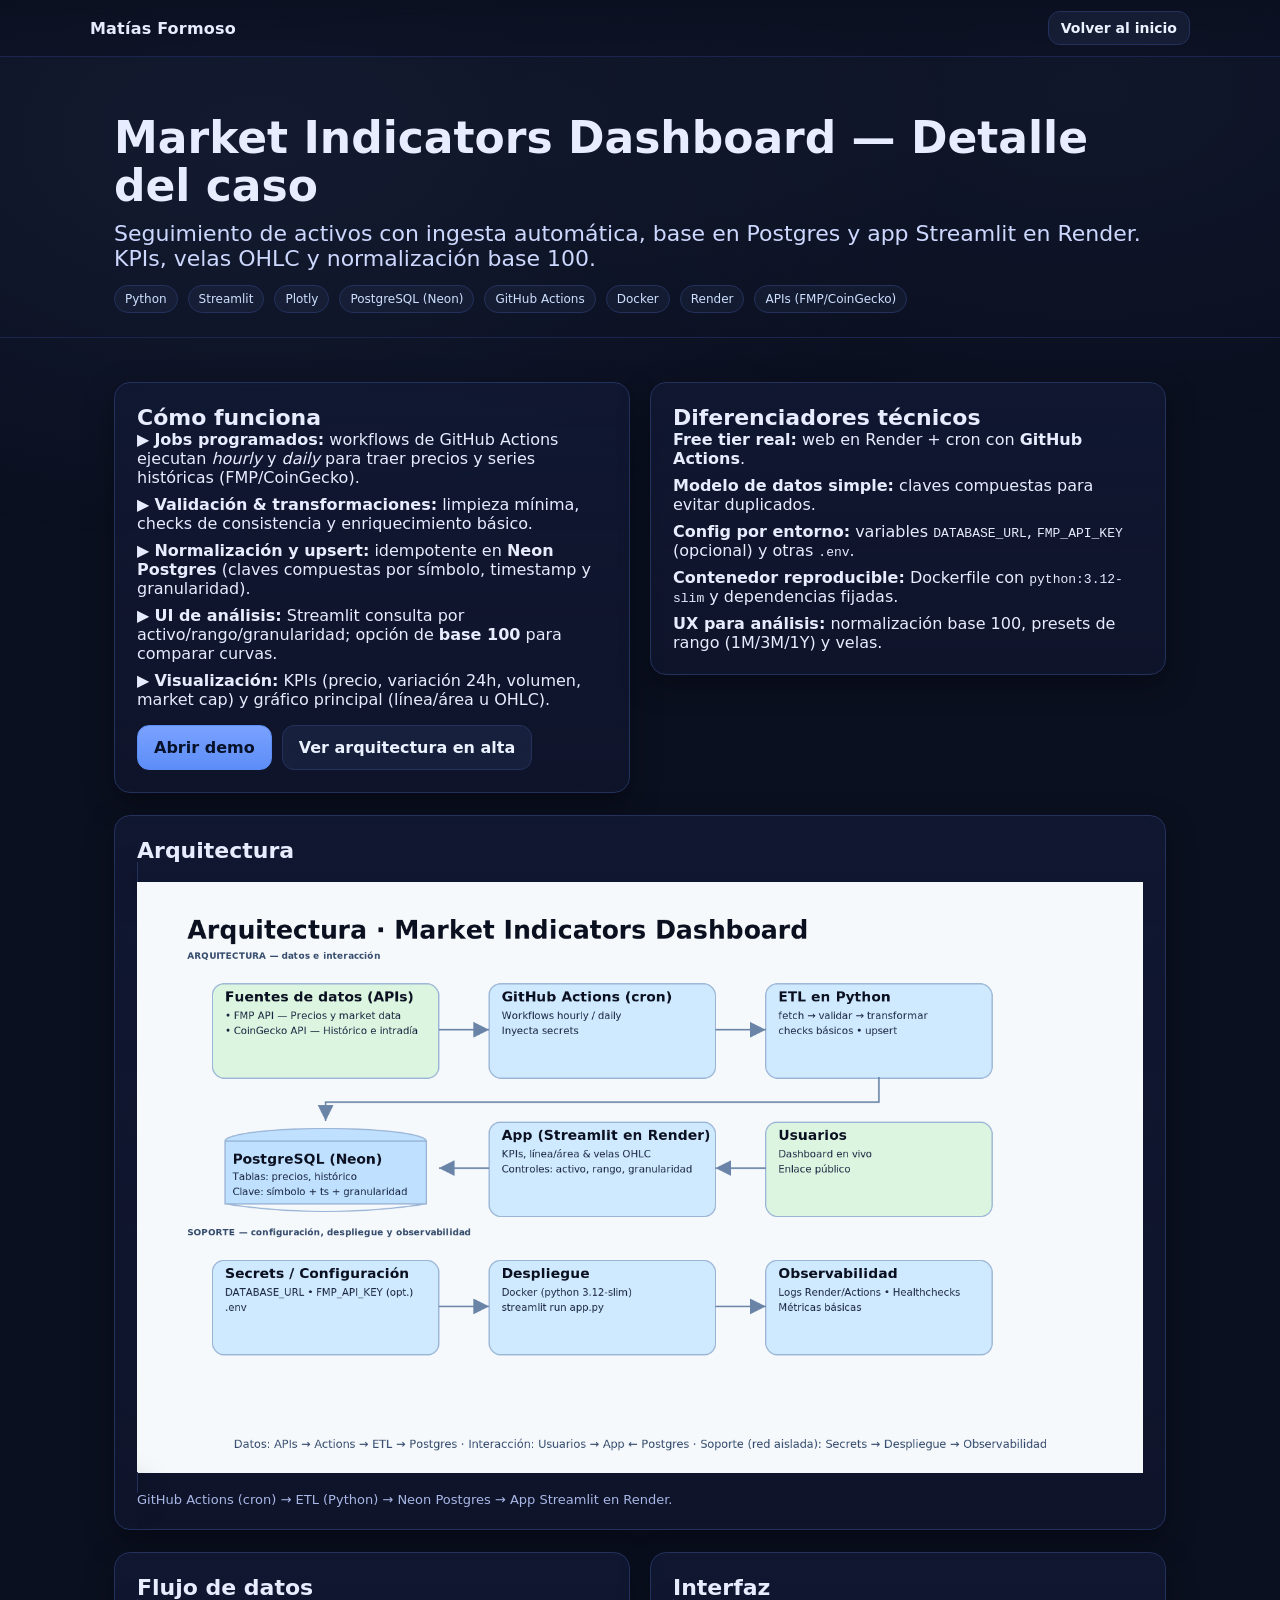
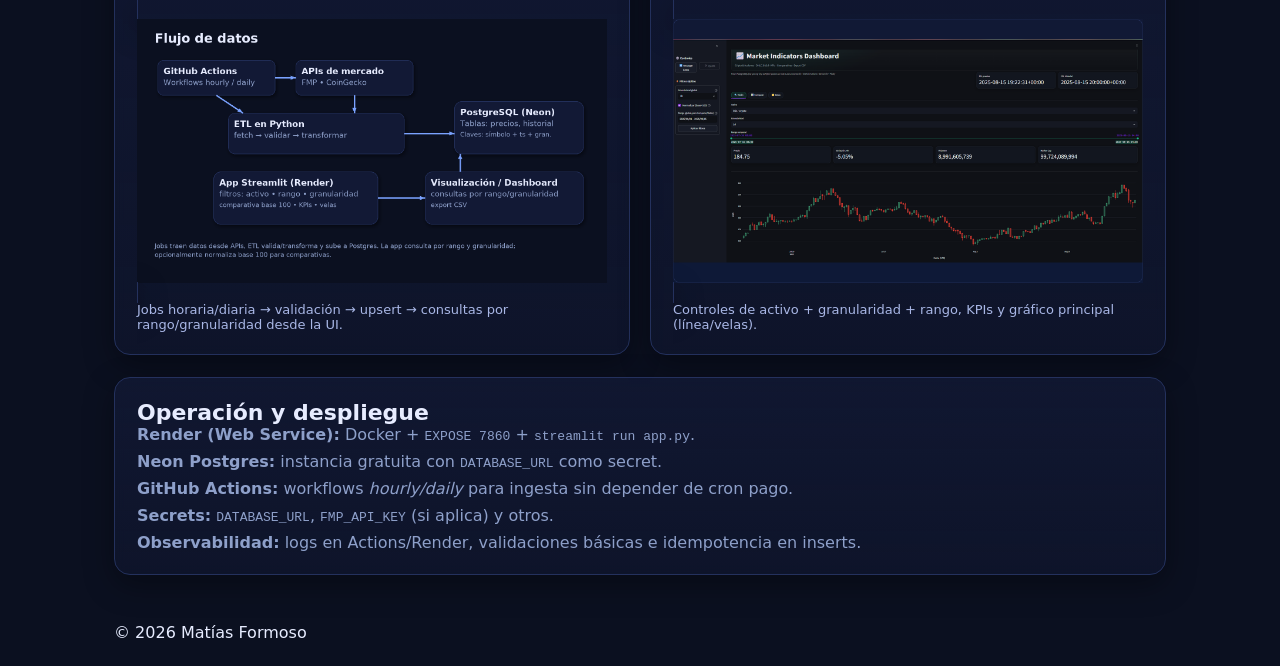
<file: site_html_light/proyecto_market_indicators.html>
<!doctype html>
<html lang="es">
<head>
  <meta charset="utf-8" />
  <meta name="viewport" content="width=device-width, initial-scale=1" />
  <title>Market Indicators Dashboard — Detalle del caso | Matías Formoso</title>
  <meta name="description" content="Detalle del Market Indicators Dashboard: ingesta automática con GitHub Actions, base de datos en Neon Postgres y visualización con Streamlit desplegado en Render." />
  <meta name="author" content="Matías Formoso" />
  <meta property="og:title" content="Market Indicators Dashboard — Detalle del caso" />
  <meta property="og:description" content="Ingesta programada, Postgres gestionado, app Streamlit con KPIs, velas y normalización base 100." />
  <meta property="og:type" content="website" />
  <link rel="icon" href="./assets/favicon.png" />
  <style>
    :root{
      --bg:#0b1020;--panel:#121935;--muted:#8ea0ca;--text:#e7ecff;--brand:#7aa2ff;
      --shadow:0 10px 30px rgba(0,0,0,.35);--radius:16px;--navH:56px
    }
    *{box-sizing:border-box}
    html,body{margin:0;height:100%}
    body{
      background:#0b1020; color:var(--text);
      font-family:system-ui,-apple-system,Segoe UI,Roboto,Inter,Helvetica,Arial,sans-serif;
      position:relative;
    }
    body::before{
      content:""; position:fixed; inset:0; pointer-events:none; z-index:-1;
      background:
        radial-gradient(1000px 600px at 20% 15%, rgba(122,162,255,.08), rgba(11,16,32,0) 70%),
        radial-gradient(900px 540px at 85% 10%, rgba(122,162,255,.05), rgba(11,16,32,0) 65%);
    }

    img{max-width:100%;display:block}
    a{color:var(--brand);text-decoration:none}
    a:hover{text-decoration:underline}
    .container{max-width:1100px;margin:0 auto;padding:24px}

    .badge{display:inline-block;padding:6px 10px;border:1px solid #24315d;border-radius:999px;background:rgba(122,162,255,.06);color:#cfe0ff;font-size:12px}
    .btn{display:inline-flex;gap:10px;align-items:center;padding:12px 16px;border-radius:12px;border:1px solid #24315d;background:rgba(122,162,255,.08);color:#eaf1ff;font-weight:600;transition:transform .15s, box-shadow .15s; text-decoration:none}
    .btn:hover{transform:translateY(-1px);box-shadow:var(--shadow)}
    .btn.primary{background:linear-gradient(180deg,#7aa2ff,#5c8df7);border-color:#5c8df7;color:#08122b}

    .grid{display:grid;gap:20px;align-items:start}
    @media(min-width:900px){.grid.cols-2{grid-template-columns:1fr 1fr}}
    .card{
      background:linear-gradient(180deg,rgba(18,25,53,.8),rgba(18,25,53,.5));
      backdrop-filter:blur(6px);border:1px solid #24315d;border-radius:var(--radius);
      padding:22px;box-shadow:var(--shadow)
    }
    .card h2,.card h3,.card p,.card ul,.card .stack,.card .caption{margin:0}
    .card > * + *{margin-top:12px}
    .card .stack{margin-top:16px}

    .muted{color:var(--muted)}
    .caption{font-size:13px;color:#a9b7e6}
    .section-h{font-size:22px;margin:6px 0 12px}
    .list{display:flex;flex-direction:column;gap:8px;margin:0;padding:0;list-style:none}
    .list li{list-style:none;padding-left:0}
    .card:hover{transform:translateY(-2px);box-shadow:0 12px 32px rgba(0,0,0,.45)}

    /* NAV (idéntico al index) */
    nav.top{position:sticky;top:0;z-index:50;backdrop-filter:blur(8px);background:linear-gradient(180deg,rgba(11,16,32,.85),rgba(11,16,32,.45));border-bottom:1px solid #1c2550}
    .nav-inner{display:flex;justify-content:space-between;align-items:center;padding:10px 0;height:var(--navH)}
    .brand{display:flex;align-items:center;gap:10px;color:#e7ecff;font-weight:700;letter-spacing:.2px}
    .nav-actions{display:flex; gap:16px; align-items:center;}
    .btn.small{padding:8px 12px;font-size:14px}

    /* SUBHERO */
    header.subhero{border-bottom:1px solid #1c2550;padding-top:25px;}
    .title{font-size:clamp(28px,5vw,44px);line-height:1.1;margin:8px 0}
    .subtitle{font-size:clamp(16px,3vw,22px);color:#cdd8ff;margin:10px 0 0}
    .stack{display:flex;flex-wrap:wrap;gap:10px;margin-top:14px}

    /* Media block */
    .media{border:1px solid #24315d; border-radius:12px; overflow:hidden; background:#0e1a38; box-shadow:var(--shadow)}
    .media img{width:100%; height:auto; object-fit:contain; background:#0e1a38;}

    /* Responsive */
    @media (max-width: 900px) {.container { padding: 16px; }}
    @media (max-width: 680px) {
      .btn { padding: 10px 14px; }
      .btn.small { font-size: 13px; padding: 8px 10px; }
      .stack { gap: 10px; }
      .grid.cols-2 { grid-template-columns: 1fr !important; }
      .card{ padding:18px; display:flex; flex-direction:column; justify-content:center; }
      .card h3{margin-bottom:8px; font-size:18px}
      .card p.muted{line-height:1.45}
      .list{gap:6px}
      section{margin-top:20px !important}

      /* 👇 Ajuste: menos espacio arriba del título en mobile */
      header.subhero{padding-top:10px;}              /* antes: 25px */
      .subhero .title{margin:0 0 10px;}             /* elimina el margen-top del h1 */
    }
    @media (max-width: 480px) {
      .badge { font-size: 11px; }
      .title { font-size: 26px; }
      .container { padding: 14px; }
      .card{padding:16px}
      .card p.muted{font-size:14px}

      /* 👇 Aún más compacto en pantallas muy chicas */
      header.subhero{padding-top:8px;}
      .subhero .title{margin:0 0 8px;}
    }
  </style>
</head>
<body>
  <!-- NAV -->
  <nav class="top" aria-label="Barra de navegación">
    <div class="container nav-inner">
      <a class="brand" href="./index.html"><span>Matías Formoso</span></a>
      <div class="nav-actions">
        <a class="btn small" href="./index.html">Volver al inicio</a>
      </div>
    </div>
  </nav>

  <!-- SUBHERO -->
  <header class="subhero">
    <div class="container">
      <h1 class="title">Market Indicators Dashboard — Detalle del caso</h1>
      <p class="subtitle">Seguimiento de activos con ingesta automática, base en Postgres y app Streamlit en Render. KPIs, velas OHLC y normalización base 100.</p>

      <div class="stack">
        <span class="badge">Python</span><span class="badge">Streamlit</span><span class="badge">Plotly</span>
        <span class="badge">PostgreSQL (Neon)</span><span class="badge">GitHub Actions</span>
        <span class="badge">Docker</span><span class="badge">Render</span><span class="badge">APIs (FMP/CoinGecko)</span>
      </div>
    </div>
  </header>

  <!-- CONTENIDO -->
  <main class="container">
    <section class="grid cols-2" style="margin-top:20px">
      <div class="card">
        <h2 class="section-h">Cómo funciona</h2>
        <ul class="list">
          <li>▶ <b>Jobs programados:</b> workflows de GitHub Actions ejecutan <i>hourly</i> y <i>daily</i> para traer precios y series históricas (FMP/CoinGecko).</li>
          <li>▶ <b>Validación & transformaciones:</b> limpieza mínima, checks de consistencia y enriquecimiento básico.</li>
          <li>▶ <b>Normalización y upsert:</b> idempotente en <b>Neon Postgres</b> (claves compuestas por símbolo, timestamp y granularidad).</li>
          <li>▶ <b>UI de análisis:</b> Streamlit consulta por activo/rango/granularidad; opción de <b>base 100</b> para comparar curvas.</li>
          <li>▶ <b>Visualización:</b> KPIs (precio, variación 24h, volumen, market cap) y gráfico principal (línea/área u OHLC).</li>
        </ul>
        <div class="stack">
          <a class="btn primary" href="https://market-indicators-dashboard.onrender.com/" target="_blank" rel="noopener">Abrir demo</a>
          <a class="btn" href="./assets/mid_infra.png" target="_blank" rel="noopener">Ver arquitectura en alta</a>
        </div>
      </div>

      <div class="card">
        <h2 class="section-h">Diferenciadores técnicos</h2>
        <ul class="list">
          <li><b>Free tier real:</b> web en Render + cron con <b>GitHub Actions</b>.</li>
          <li><b>Modelo de datos simple:</b> claves compuestas para evitar duplicados.</li>
          <li><b>Config por entorno:</b> variables <code>DATABASE_URL</code>, <code>FMP_API_KEY</code> (opcional) y otras <code>.env</code>.</li>
          <li><b>Contenedor reproducible:</b> Dockerfile con <code>python:3.12-slim</code> y dependencias fijadas.</li>
          <li><b>UX para análisis:</b> normalización base 100, presets de rango (1M/3M/1Y) y velas.</li>
        </ul>
      </div>
    </section>

    <section style="margin-top:22px">
      <div class="card">
        <h2 class="section-h">Arquitectura</h2>
        <a class="media" href="./assets/mid_infra.png" target="_blank" rel="noopener">
          <img src="./assets/mid_infra.png" alt="Arquitectura del Market Indicators Dashboard (placeholder)" />
        </a>
        <p class="caption">GitHub Actions (cron) → ETL (Python) → Neon Postgres → App Streamlit en Render.</p>
      </div>
    </section>

    <section style="margin-top:22px" class="grid cols-2">
      <div class="card">
        <h2 class="section-h">Flujo de datos</h2>
        <a class="media" href="./assets/mid_flow.png" target="_blank" rel="noopener">
          <img src="./assets/mid_flow.png" alt="Flujo de datos (placeholder)" />
        </a>
        <p class="caption">Jobs horaria/diaria → validación → upsert → consultas por rango/granularidad desde la UI.</p>
      </div>

      <div class="card">
        <h2 class="section-h">Interfaz</h2>
        <a class="media" href="./assets/mid_ui.png" target="_blank" rel="noopener">
          <img src="./assets/mid_ui.png" alt="UI del dashboard (placeholder)" />
        </a>
        <p class="caption">Controles de activo + granularidad + rango, KPIs y gráfico principal (línea/velas).</p>
      </div>
    </section>

    <section style="margin-top:22px">
      <div class="card">
        <h2 class="section-h">Operación y despliegue</h2>
        <ul class="list muted">
          <li><b>Render (Web Service):</b> Docker + <code>EXPOSE 7860</code> + <code>streamlit run app.py</code>.</li>
          <li><b>Neon Postgres:</b> instancia gratuita con <code>DATABASE_URL</code> como secret.</li>
          <li><b>GitHub Actions:</b> workflows <i>hourly/daily</i> para ingesta sin depender de cron pago.</li>
          <li><b>Secrets:</b> <code>DATABASE_URL</code>, <code>FMP_API_KEY</code> (si aplica) y otros.</li>
          <li><b>Observabilidad:</b> logs en Actions/Render, validaciones básicas e idempotencia en inserts.</li>
        </ul>
      </div>
    </section>
  </main>

  <footer class="container">
    <div class="foot">
      <span>© <span id="y"></span> Matías Formoso</span>
    </div>
  </footer>

  <script>document.getElementById('y').textContent = new Date().getFullYear();</script>
</body>
</html>
</file>
<file: site/assets/case-study.css>
:root{
  --bg:#0b1020;--panel:#121935;--muted:#8ea0ca;--text:#e7ecff;--brand:#7aa2ff;
  --shadow:0 10px 30px rgba(0,0,0,.35);--radius:16px;--navH:56px
}
*{box-sizing:border-box}
html,body{margin:0;min-height:100%}
body{
  background:#0b1020;color:var(--text);
  font-family:system-ui,-apple-system,Segoe UI,Roboto,Inter,Helvetica,Arial,sans-serif;
}
body::before{
  content:"";position:fixed;inset:0;pointer-events:none;z-index:-1;
  background:
    radial-gradient(1000px 600px at 20% 15%, rgba(122,162,255,.08), rgba(11,16,32,0) 70%),
    radial-gradient(900px 540px at 85% 10%, rgba(122,162,255,.05), rgba(11,16,32,0) 65%);
}
a{color:var(--brand);text-decoration:none}
a:hover{text-decoration:underline}
.container{max-width:1100px;margin:0 auto;padding:24px}
.badge{display:inline-block;padding:6px 10px;border:1px solid #24315d;border-radius:999px;background:rgba(122,162,255,.06);color:#cfe0ff;font-size:12px}
.status{display:inline-block;padding:4px 10px;border-radius:999px;font-size:11px;font-weight:600;letter-spacing:.3px}
.status.client{background:rgba(52,211,153,.12);color:#86efac;border:1px solid rgba(52,211,153,.3)}
.status.own{background:rgba(122,162,255,.12);color:#cfe0ff;border:1px solid #365199}
.status.proto{background:rgba(251,191,36,.12);color:#fde68a;border:1px solid rgba(251,191,36,.3)}
.status.archived{background:rgba(148,163,184,.12);color:#cbd5e1;border:1px solid #475569}
.btn{display:inline-flex;gap:10px;align-items:center;padding:12px 16px;border-radius:12px;border:1px solid #24315d;background:rgba(122,162,255,.08);color:#eaf1ff;font-weight:600;text-decoration:none}
.btn:hover{transform:translateY(-1px);box-shadow:var(--shadow)}
.btn.primary{background:linear-gradient(180deg,#7aa2ff,#5c8df7);border-color:#5c8df7;color:#08122b}
.btn.small{padding:8px 12px;font-size:14px}
.grid{display:grid;gap:20px}
@media(min-width:900px){.grid.cols-2{grid-template-columns:1fr 1fr}}
.card{
  background:linear-gradient(180deg,rgba(18,25,53,.8),rgba(18,25,53,.5));
  border:1px solid #24315d;border-radius:var(--radius);padding:22px;box-shadow:var(--shadow)
}
.card > * + *{margin-top:12px}
.muted{color:var(--muted)}
.caption{font-size:13px;color:#a9b7e6}
.section-h{font-size:22px;margin:6px 0 12px}
.list{display:flex;flex-direction:column;gap:8px;margin:0;padding:0;list-style:none}
.list li{line-height:1.5}
.stack{display:flex;flex-wrap:wrap;gap:10px;margin-top:14px}
nav.top{position:sticky;top:0;z-index:50;backdrop-filter:blur(8px);background:linear-gradient(180deg,rgba(11,16,32,.85),rgba(11,16,32,.45));border-bottom:1px solid #1c2550}
.nav-inner{display:flex;justify-content:space-between;align-items:center;padding:10px 0;height:var(--navH)}
.brand{color:#e7ecff;font-weight:700}
header.subhero{border-bottom:1px solid #1c2550;padding:24px 0 20px}
.title{font-size:clamp(28px,5vw,40px);line-height:1.15;margin:8px 0}
.subtitle{font-size:clamp(16px,3vw,20px);color:#cdd8ff;margin:10px 0 0;line-height:1.45}
.foot{padding:24px 0 40px;color:#a9b7e6;font-size:14px}
code{background:rgba(122,162,255,.08);padding:2px 6px;border-radius:6px;font-size:.92em}
.media{border:1px solid #24315d;border-radius:12px;overflow:hidden;background:#0e1a38;box-shadow:var(--shadow)}
.media img{width:100%;height:auto;object-fit:contain;background:#0e1a38}
.nav-actions{display:flex;gap:16px;align-items:center}
.card:hover{transform:translateY(-2px);box-shadow:0 12px 32px rgba(0,0,0,.45)}
@media(max-width:900px){.container{padding:16px}}
@media(max-width:680px){
  .btn{padding:10px 14px}
  .grid.cols-2{grid-template-columns:1fr!important}
  header.subhero{padding-top:10px}
}
</file>
